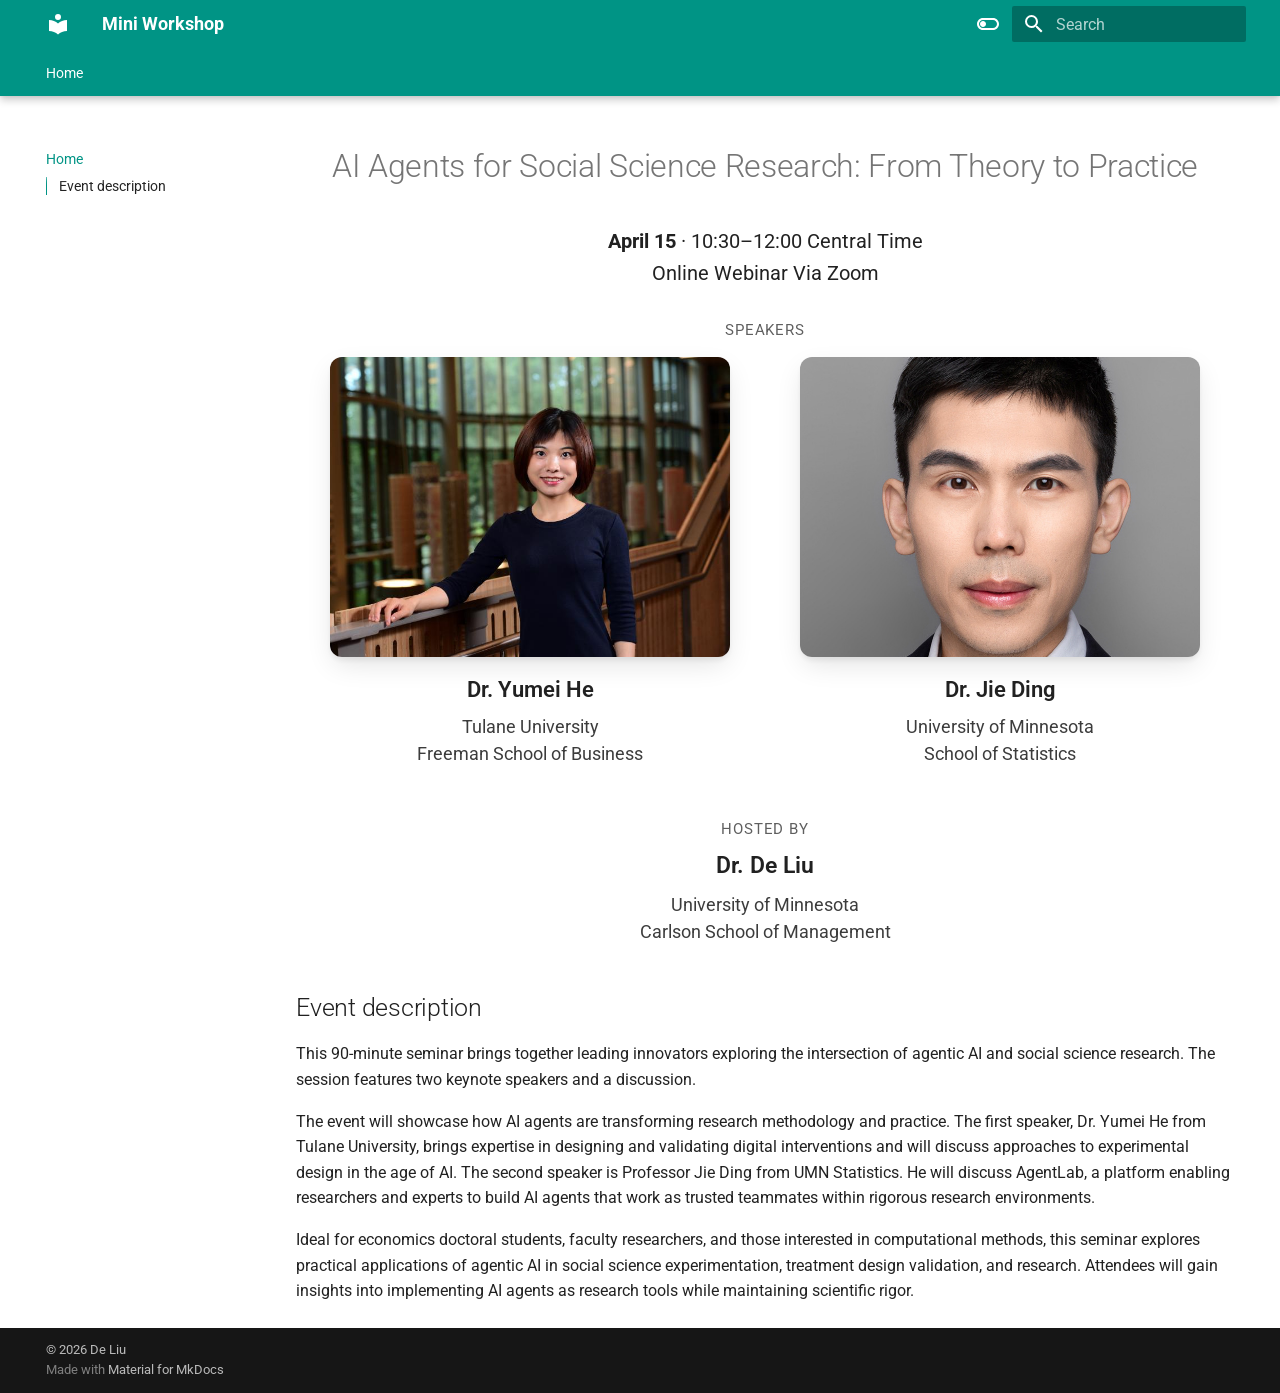
<file: index.html>
<!doctype html>
<html lang="en" class="no-js">
  <head>
    
      <meta charset="utf-8">
      <meta name="viewport" content="width=device-width,initial-scale=1">
      
      
      
        <link rel="canonical" href="https://de4liu.github.io/seminar/">
      
      
      
      
        
      
      
      <link rel="icon" href="assets/favicon.png">
      <meta name="generator" content="mkdocs-1.6.1, mkdocs-material-9.7.6">
    
    
      
        <title>Webinar - Mini Workshop</title>
      
    
    
      <link rel="stylesheet" href="assets/stylesheets/main.484c7ddc.min.css">
      
        
        <link rel="stylesheet" href="assets/stylesheets/palette.ab4e12ef.min.css">
      
      


    
    
      
    
    
      
        
        
        <link rel="preconnect" href="https://fonts.gstatic.com" crossorigin>
        <link rel="stylesheet" href="https://fonts.googleapis.com/css?family=Roboto:300,300i,400,400i,700,700i%7CRoboto+Mono:400,400i,700,700i&display=fallback">
        <style>:root{--md-text-font:"Roboto";--md-code-font:"Roboto Mono"}</style>
      
    
    
      <link rel="stylesheet" href="stylesheets/extra.css">
    
    <script>__md_scope=new URL(".",location),__md_hash=e=>[...e].reduce(((e,_)=>(e<<5)-e+_.charCodeAt(0)),0),__md_get=(e,_=localStorage,t=__md_scope)=>JSON.parse(_.getItem(t.pathname+"."+e)),__md_set=(e,_,t=localStorage,a=__md_scope)=>{try{t.setItem(a.pathname+"."+e,JSON.stringify(_))}catch(e){}}</script>
    
      

    
    
  </head>
  
  
    
    
      
    
    
    
    
    <body dir="ltr" data-md-color-scheme="default" data-md-color-primary="teal" data-md-color-accent="purple">
  
    
    <input class="md-toggle" data-md-toggle="drawer" type="checkbox" id="__drawer" autocomplete="off">
    <input class="md-toggle" data-md-toggle="search" type="checkbox" id="__search" autocomplete="off">
    <label class="md-overlay" for="__drawer"></label>
    <div data-md-component="skip">
      
        
        <a href="#event-description" class="md-skip">
          Skip to content
        </a>
      
    </div>
    <div data-md-component="announce">
      
    </div>
    
    
      

  

<header class="md-header md-header--shadow md-header--lifted" data-md-component="header">
  <nav class="md-header__inner md-grid" aria-label="Header">
    <a href="." title="Mini Workshop" class="md-header__button md-logo" aria-label="Mini Workshop" data-md-component="logo">
      
  
  <svg xmlns="http://www.w3.org/2000/svg" viewBox="0 0 24 24"><path d="M12 8a3 3 0 0 0 3-3 3 3 0 0 0-3-3 3 3 0 0 0-3 3 3 3 0 0 0 3 3m0 3.54C9.64 9.35 6.5 8 3 8v11c3.5 0 6.64 1.35 9 3.54 2.36-2.19 5.5-3.54 9-3.54V8c-3.5 0-6.64 1.35-9 3.54"/></svg>

    </a>
    <label class="md-header__button md-icon" for="__drawer">
      
      <svg xmlns="http://www.w3.org/2000/svg" viewBox="0 0 24 24"><path d="M3 6h18v2H3zm0 5h18v2H3zm0 5h18v2H3z"/></svg>
    </label>
    <div class="md-header__title" data-md-component="header-title">
      <div class="md-header__ellipsis">
        <div class="md-header__topic">
          <span class="md-ellipsis">
            Mini Workshop
          </span>
        </div>
        <div class="md-header__topic" data-md-component="header-topic">
          <span class="md-ellipsis">
            
              Webinar
            
          </span>
        </div>
      </div>
    </div>
    
      
        <form class="md-header__option" data-md-component="palette">
  
    
    
    
    <input class="md-option" data-md-color-media="" data-md-color-scheme="default" data-md-color-primary="teal" data-md-color-accent="purple"  aria-label="Switch to dark mode"  type="radio" name="__palette" id="__palette_0">
    
      <label class="md-header__button md-icon" title="Switch to dark mode" for="__palette_1" hidden>
        <svg xmlns="http://www.w3.org/2000/svg" viewBox="0 0 24 24"><path d="M17 6H7c-3.31 0-6 2.69-6 6s2.69 6 6 6h10c3.31 0 6-2.69 6-6s-2.69-6-6-6m0 10H7c-2.21 0-4-1.79-4-4s1.79-4 4-4h10c2.21 0 4 1.79 4 4s-1.79 4-4 4M7 9c-1.66 0-3 1.34-3 3s1.34 3 3 3 3-1.34 3-3-1.34-3-3-3"/></svg>
      </label>
    
  
    
    
    
    <input class="md-option" data-md-color-media="" data-md-color-scheme="slate" data-md-color-primary="teal" data-md-color-accent="lime"  aria-label="Switch to light mode"  type="radio" name="__palette" id="__palette_1">
    
      <label class="md-header__button md-icon" title="Switch to light mode" for="__palette_0" hidden>
        <svg xmlns="http://www.w3.org/2000/svg" viewBox="0 0 24 24"><path d="M17 7H7a5 5 0 0 0-5 5 5 5 0 0 0 5 5h10a5 5 0 0 0 5-5 5 5 0 0 0-5-5m0 8a3 3 0 0 1-3-3 3 3 0 0 1 3-3 3 3 0 0 1 3 3 3 3 0 0 1-3 3"/></svg>
      </label>
    
  
</form>
      
    
    
      <script>var palette=__md_get("__palette");if(palette&&palette.color){if("(prefers-color-scheme)"===palette.color.media){var media=matchMedia("(prefers-color-scheme: light)"),input=document.querySelector(media.matches?"[data-md-color-media='(prefers-color-scheme: light)']":"[data-md-color-media='(prefers-color-scheme: dark)']");palette.color.media=input.getAttribute("data-md-color-media"),palette.color.scheme=input.getAttribute("data-md-color-scheme"),palette.color.primary=input.getAttribute("data-md-color-primary"),palette.color.accent=input.getAttribute("data-md-color-accent")}for(var[key,value]of Object.entries(palette.color))document.body.setAttribute("data-md-color-"+key,value)}</script>
    
    
    
      
      
        <label class="md-header__button md-icon" for="__search">
          
          <svg xmlns="http://www.w3.org/2000/svg" viewBox="0 0 24 24"><path d="M9.5 3A6.5 6.5 0 0 1 16 9.5c0 1.61-.59 3.09-1.56 4.23l.27.27h.79l5 5-1.5 1.5-5-5v-.79l-.27-.27A6.52 6.52 0 0 1 9.5 16 6.5 6.5 0 0 1 3 9.5 6.5 6.5 0 0 1 9.5 3m0 2C7 5 5 7 5 9.5S7 14 9.5 14 14 12 14 9.5 12 5 9.5 5"/></svg>
        </label>
        <div class="md-search" data-md-component="search" role="dialog">
  <label class="md-search__overlay" for="__search"></label>
  <div class="md-search__inner" role="search">
    <form class="md-search__form" name="search">
      <input type="text" class="md-search__input" name="query" aria-label="Search" placeholder="Search" autocapitalize="off" autocorrect="off" autocomplete="off" spellcheck="false" data-md-component="search-query" required>
      <label class="md-search__icon md-icon" for="__search">
        
        <svg xmlns="http://www.w3.org/2000/svg" viewBox="0 0 24 24"><path d="M9.5 3A6.5 6.5 0 0 1 16 9.5c0 1.61-.59 3.09-1.56 4.23l.27.27h.79l5 5-1.5 1.5-5-5v-.79l-.27-.27A6.52 6.52 0 0 1 9.5 16 6.5 6.5 0 0 1 3 9.5 6.5 6.5 0 0 1 9.5 3m0 2C7 5 5 7 5 9.5S7 14 9.5 14 14 12 14 9.5 12 5 9.5 5"/></svg>
        
        <svg xmlns="http://www.w3.org/2000/svg" viewBox="0 0 24 24"><path d="M20 11v2H8l5.5 5.5-1.42 1.42L4.16 12l7.92-7.92L13.5 5.5 8 11z"/></svg>
      </label>
      <nav class="md-search__options" aria-label="Search">
        
        <button type="reset" class="md-search__icon md-icon" title="Clear" aria-label="Clear" tabindex="-1">
          
          <svg xmlns="http://www.w3.org/2000/svg" viewBox="0 0 24 24"><path d="M19 6.41 17.59 5 12 10.59 6.41 5 5 6.41 10.59 12 5 17.59 6.41 19 12 13.41 17.59 19 19 17.59 13.41 12z"/></svg>
        </button>
      </nav>
      
        <div class="md-search__suggest" data-md-component="search-suggest"></div>
      
    </form>
    <div class="md-search__output">
      <div class="md-search__scrollwrap" tabindex="0" data-md-scrollfix>
        <div class="md-search-result" data-md-component="search-result">
          <div class="md-search-result__meta">
            Initializing search
          </div>
          <ol class="md-search-result__list" role="presentation"></ol>
        </div>
      </div>
    </div>
  </div>
</div>
      
    
    
  </nav>
  
    
      
<nav class="md-tabs" aria-label="Tabs" data-md-component="tabs">
  <div class="md-grid">
    <ul class="md-tabs__list">
      
        
  
  
  
    
  
  
    <li class="md-tabs__item md-tabs__item--active">
      <a href="." class="md-tabs__link">
        
  
  
    
  
  Home

      </a>
    </li>
  

      
    </ul>
  </div>
</nav>
    
  
</header>
    
    <div class="md-container" data-md-component="container">
      
      
        
      
      <main class="md-main" data-md-component="main">
        <div class="md-main__inner md-grid">
          
            
              
                
              
              <div class="md-sidebar md-sidebar--primary" data-md-component="sidebar" data-md-type="navigation" >
                <div class="md-sidebar__scrollwrap">
                  <div class="md-sidebar__inner">
                    


  


  

<nav class="md-nav md-nav--primary md-nav--lifted md-nav--integrated" aria-label="Navigation" data-md-level="0">
  <label class="md-nav__title" for="__drawer">
    <a href="." title="Mini Workshop" class="md-nav__button md-logo" aria-label="Mini Workshop" data-md-component="logo">
      
  
  <svg xmlns="http://www.w3.org/2000/svg" viewBox="0 0 24 24"><path d="M12 8a3 3 0 0 0 3-3 3 3 0 0 0-3-3 3 3 0 0 0-3 3 3 3 0 0 0 3 3m0 3.54C9.64 9.35 6.5 8 3 8v11c3.5 0 6.64 1.35 9 3.54 2.36-2.19 5.5-3.54 9-3.54V8c-3.5 0-6.64 1.35-9 3.54"/></svg>

    </a>
    Mini Workshop
  </label>
  
  <ul class="md-nav__list" data-md-scrollfix>
    
      
      
  
  
    
  
  
  
    <li class="md-nav__item md-nav__item--active">
      
      <input class="md-nav__toggle md-toggle" type="checkbox" id="__toc">
      
      
      
        <label class="md-nav__link md-nav__link--active" for="__toc">
          
  
  
  <span class="md-ellipsis">
    
  
    Home
  

    
  </span>
  
  

          <span class="md-nav__icon md-icon"></span>
        </label>
      
      <a href="." class="md-nav__link md-nav__link--active">
        
  
  
  <span class="md-ellipsis">
    
  
    Home
  

    
  </span>
  
  

      </a>
      
        

<nav class="md-nav md-nav--secondary" aria-label="Table of contents">
  
  
  
  
    <label class="md-nav__title" for="__toc">
      <span class="md-nav__icon md-icon"></span>
      Table of contents
    </label>
    <ul class="md-nav__list" data-md-component="toc" data-md-scrollfix>
      
        <li class="md-nav__item">
  <a href="#event-description" class="md-nav__link">
    <span class="md-ellipsis">
      
        Event description
      
    </span>
  </a>
  
</li>
      
    </ul>
  
</nav>
      
    </li>
  

    
  </ul>
</nav>
                  </div>
                </div>
              </div>
            
            
          
          
            <div class="md-content" data-md-component="content">
              
                

  



  


              
              <article class="md-content__inner md-typeset">
                
                  
  




<h1 class="seminar-title">AI Agents for Social Science Research: From Theory to Practice</h1>

<div class="event-logistics" markdown="0">
  <p class="logistics-line"><strong>April 15</strong> · 10:30–12:00 Central Time</p>
  <p class="logistics-line">Online Webinar Via Zoom</p>
</div>

<p class="speakers-label">Speakers</p>

<div class="speaker-row" markdown="0">
  <div class="speaker-card">
    <img src="assets/speakers/yumei-he.jpg" alt="Portrait of Dr. Yumei He" width="400" height="280" loading="lazy">
    <p class="speaker-name">Dr. Yumei He</p>
    <p class="speaker-affil">Tulane University<br>Freeman School of Business</p>
  </div>
  <div class="speaker-card">
    <img src="assets/speakers/jie-ding.jpg" alt="Portrait of Professor Jie Ding" width="400" height="400" loading="lazy">
    <p class="speaker-name">Dr. Jie Ding</p>
    <p class="speaker-affil">University of Minnesota<br>School of Statistics</p>
  </div>
</div>

<div class="event-host" markdown="0">
  <p class="host-label">Hosted by</p>
  <p class="host-name">Dr. De Liu</p>
  <p class="host-affil">University of Minnesota<br>Carlson School of Management</p>
</div>

<h2 id="event-description">Event description</h2>
<p>This 90-minute seminar brings together leading innovators exploring the intersection of agentic AI and social science research. The session features two keynote speakers and a discussion.</p>
<p>The event will showcase how AI agents are transforming research methodology and practice. The first speaker, Dr. Yumei He from Tulane University, brings expertise in designing and validating digital interventions and will discuss approaches to experimental design in the age of AI. The second speaker is Professor Jie Ding from UMN Statistics. He will discuss AgentLab, a platform enabling researchers and experts to build AI agents that work as trusted teammates within rigorous research environments.</p>
<p>Ideal for economics doctoral students, faculty researchers, and those interested in computational methods, this seminar explores practical applications of agentic AI in social science experimentation, treatment design validation, and research. Attendees will gain insights into implementing AI agents as research tools while maintaining scientific rigor.</p>







  
  




  



                
              </article>
            </div>
          
          
  <script>var tabs=__md_get("__tabs");if(Array.isArray(tabs))e:for(var set of document.querySelectorAll(".tabbed-set")){var labels=set.querySelector(".tabbed-labels");for(var tab of tabs)for(var label of labels.getElementsByTagName("label"))if(label.innerText.trim()===tab){var input=document.getElementById(label.htmlFor);input.checked=!0;continue e}}</script>

<script>var target=document.getElementById(location.hash.slice(1));target&&target.name&&(target.checked=target.name.startsWith("__tabbed_"))</script>
        </div>
        
      </main>
      
        <footer class="md-footer">
  
  <div class="md-footer-meta md-typeset">
    <div class="md-footer-meta__inner md-grid">
      <div class="md-copyright">
  
    <div class="md-copyright__highlight">
      &copy; 2026 <a href="https://github.com/de4liu"  target="_blank" rel="noopener">De Liu</a>
    </div>
  
  
    Made with
    <a href="https://squidfunk.github.io/mkdocs-material/" target="_blank" rel="noopener">
      Material for MkDocs
    </a>
  
</div>
      
    </div>
  </div>
</footer>
      
    </div>
    <div class="md-dialog" data-md-component="dialog">
      <div class="md-dialog__inner md-typeset"></div>
    </div>
    
    
    
      
      
      <script id="__config" type="application/json">{"annotate": null, "base": ".", "features": ["navigation.tabs", "navigation.tabs.sticky", "navigation.sections", "navigation.path", "toc.integrate", "search.suggest", "search.highlight", "content.tabs.link", "content.code.annotation", "content.code.copy"], "search": "assets/javascripts/workers/search.2c215733.min.js", "tags": null, "translations": {"clipboard.copied": "Copied to clipboard", "clipboard.copy": "Copy to clipboard", "search.result.more.one": "1 more on this page", "search.result.more.other": "# more on this page", "search.result.none": "No matching documents", "search.result.one": "1 matching document", "search.result.other": "# matching documents", "search.result.placeholder": "Type to start searching", "search.result.term.missing": "Missing", "select.version": "Select version"}, "version": null}</script>
    
    
      <script src="assets/javascripts/bundle.79ae519e.min.js"></script>
      
    
  </body>
</html>
</file>
<file: stylesheets/extra.css>
/* Page hero: seminar title + tagline */
.seminar-title {
  text-align: center;
  max-width: 48rem;
  margin: 0 auto 0.65rem;
  padding: 0 0.5rem;
  font-size: clamp(1.35rem, 2.5vw, 1.85rem);
  font-weight: 600;
  line-height: 1.28;
}

.seminar-tagline {
  text-align: center;
  max-width: 40rem;
  margin: 0 auto 1rem;
  padding: 0 0.75rem;
  opacity: 0.9;
  font-size: 1rem;
  line-height: 1.45;
}

.event-logistics {
  text-align: center;
  max-width: 36rem;
  margin: 0 auto 1.5rem;
  padding: 0 0.75rem;
}

.event-logistics .logistics-line {
  margin: 0.2rem 0 !important;
  font-size: 0.98rem;
  line-height: 1.45;
}

.event-logistics .logistics-note {
  font-size: 0.92rem;
  opacity: 0.88;
  margin-top: 0.45rem !important;
}

.speakers-label {
  font-size: 0.75rem;
  text-transform: uppercase;
  letter-spacing: 0.06em;
  opacity: 0.72;
  text-align: center;
  margin: 0 0 0.75rem !important;
}

/* Host (no photo) */
.event-host {
  text-align: center;
  max-width: 640px;
  margin: 1.75rem auto 2.25rem;
  padding: 0 0.5rem;
}

.host-label {
  font-size: 0.75rem;
  text-transform: uppercase;
  letter-spacing: 0.06em;
  opacity: 0.72;
  margin: 0 0 0.35rem !important;
}

.host-name {
  font-weight: 600;
  font-size: 1.15rem;
  margin: 0 0 0.35rem !important;
}

.host-title {
  font-size: 0.95rem;
  opacity: 0.92;
  margin: 0 0 0.5rem !important;
  line-height: 1.45;
}

.host-affil {
  font-size: 0.9rem;
  opacity: 0.88;
  margin: 0 !important;
  line-height: 1.5;
}

/* Speaker portraits on the seminar landing page */
.speaker-row {
  display: grid;
  grid-template-columns: repeat(2, minmax(0, 1fr));
  gap: 2rem;
  align-items: start;
  max-width: 920px;
  margin: 0 auto 2.5rem;
  padding: 0 0.5rem;
}

@media (max-width: 700px) {
  .speaker-row {
    grid-template-columns: 1fr;
  }
}

.speaker-card {
  text-align: center;
  max-width: 440px;
  margin: 0 auto;
}

.speaker-card img {
  width: 100%;
  max-width: 400px;
  aspect-ratio: 4 / 3;
  height: auto;
  object-fit: cover;
  object-position: center 25%;
  border-radius: 12px;
  box-shadow:
    0 4px 6px -1px rgba(0, 0, 0, 0.08),
    0 10px 28px -4px rgba(0, 0, 0, 0.12);
  display: block;
  margin: 0 auto 0.75rem;
}

.speaker-card:last-child img {
  object-position: center center;
}

.speaker-name {
  font-weight: 600;
  font-size: 1.1rem;
  margin: 0.5rem 0 0.25rem !important;
}

.speaker-affil {
  font-size: 0.9rem;
  opacity: 0.88;
  margin: 0 !important;
  line-height: 1.5;
}
</file>
<file: assets/stylesheets/main.484c7ddc.min.css>
@charset "UTF-8";html{-webkit-text-size-adjust:none;-moz-text-size-adjust:none;text-size-adjust:none;box-sizing:border-box}*,:after,:before{box-sizing:inherit}@media (prefers-reduced-motion){*,:after,:before{transition:none!important}}body{margin:0}a,button,input,label{-webkit-tap-highlight-color:transparent}a{color:inherit;text-decoration:none}hr{border:0;box-sizing:initial;display:block;height:.05rem;overflow:visible;padding:0}small{font-size:80%}sub,sup{line-height:1em}img{border-style:none}table{border-collapse:initial;border-spacing:0}td,th{font-weight:400;vertical-align:top}button{background:#0000;border:0;font-family:inherit;font-size:inherit;margin:0;padding:0}input{border:0;outline:none}:root{--md-primary-fg-color:#4051b5;--md-primary-fg-color--light:#5d6cc0;--md-primary-fg-color--dark:#303fa1;--md-primary-bg-color:#fff;--md-primary-bg-color--light:#ffffffb3;--md-accent-fg-color:#526cfe;--md-accent-fg-color--transparent:#526cfe1a;--md-accent-bg-color:#fff;--md-accent-bg-color--light:#ffffffb3}[data-md-color-scheme=default]{color-scheme:light}[data-md-color-scheme=default] img[src$="#gh-dark-mode-only"],[data-md-color-scheme=default] img[src$="#only-dark"]{display:none}:root,[data-md-color-scheme=default]{--md-hue:225deg;--md-default-fg-color:#000000de;--md-default-fg-color--light:#0000008a;--md-default-fg-color--lighter:#00000052;--md-default-fg-color--lightest:#00000012;--md-default-bg-color:#fff;--md-default-bg-color--light:#ffffffb3;--md-default-bg-color--lighter:#ffffff4d;--md-default-bg-color--lightest:#ffffff1f;--md-code-fg-color:#36464e;--md-code-bg-color:#f5f5f5;--md-code-bg-color--light:#f5f5f5b3;--md-code-bg-color--lighter:#f5f5f54d;--md-code-hl-color:#4287ff;--md-code-hl-color--light:#4287ff1a;--md-code-hl-number-color:#d52a2a;--md-code-hl-special-color:#db1457;--md-code-hl-function-color:#a846b9;--md-code-hl-constant-color:#6e59d9;--md-code-hl-keyword-color:#3f6ec6;--md-code-hl-string-color:#1c7d4d;--md-code-hl-name-color:var(--md-code-fg-color);--md-code-hl-operator-color:var(--md-default-fg-color--light);--md-code-hl-punctuation-color:var(--md-default-fg-color--light);--md-code-hl-comment-color:var(--md-default-fg-color--light);--md-code-hl-generic-color:var(--md-default-fg-color--light);--md-code-hl-variable-color:var(--md-default-fg-color--light);--md-typeset-color:var(--md-default-fg-color);--md-typeset-a-color:var(--md-primary-fg-color);--md-typeset-del-color:#f5503d26;--md-typeset-ins-color:#0bd57026;--md-typeset-kbd-color:#fafafa;--md-typeset-kbd-accent-color:#fff;--md-typeset-kbd-border-color:#b8b8b8;--md-typeset-mark-color:#ffff0080;--md-typeset-table-color:#0000001f;--md-typeset-table-color--light:rgba(0,0,0,.035);--md-admonition-fg-color:var(--md-default-fg-color);--md-admonition-bg-color:var(--md-default-bg-color);--md-warning-fg-color:#000000de;--md-warning-bg-color:#ff9;--md-footer-fg-color:#fff;--md-footer-fg-color--light:#ffffffb3;--md-footer-fg-color--lighter:#ffffff73;--md-footer-bg-color:#000000de;--md-footer-bg-color--dark:#00000052;--md-shadow-z1:0 0.2rem 0.5rem #0000000d,0 0 0.05rem #0000001a;--md-shadow-z2:0 0.2rem 0.5rem #0000001a,0 0 0.05rem #00000040;--md-shadow-z3:0 0.2rem 0.5rem #0003,0 0 0.05rem #00000059}.md-icon svg{fill:currentcolor;display:block;height:1.2rem;width:1.2rem}body{-webkit-font-smoothing:antialiased;-moz-osx-font-smoothing:grayscale;--md-text-font-family:var(--md-text-font,_),-apple-system,BlinkMacSystemFont,Helvetica,Arial,sans-serif;--md-code-font-family:var(--md-code-font,_),SFMono-Regular,Consolas,Menlo,monospace}aside,body,input{font-feature-settings:"kern","liga";color:var(--md-typeset-color);font-family:var(--md-text-font-family)}code,kbd,pre{font-feature-settings:"kern";font-family:var(--md-code-font-family)}:root{--md-typeset-table-sort-icon:url('data:image/svg+xml;charset=utf-8,<svg xmlns="http://www.w3.org/2000/svg" viewBox="0 0 24 24"><path d="m18 21-4-4h3V7h-3l4-4 4 4h-3v10h3M2 19v-2h10v2M2 13v-2h7v2M2 7V5h4v2z"/></svg>');--md-typeset-table-sort-icon--asc:url('data:image/svg+xml;charset=utf-8,<svg xmlns="http://www.w3.org/2000/svg" viewBox="0 0 24 24"><path d="M19 17h3l-4 4-4-4h3V3h2M2 17h10v2H2M6 5v2H2V5m0 6h7v2H2z"/></svg>');--md-typeset-table-sort-icon--desc:url('data:image/svg+xml;charset=utf-8,<svg xmlns="http://www.w3.org/2000/svg" viewBox="0 0 24 24"><path d="M19 7h3l-4-4-4 4h3v14h2M2 17h10v2H2M6 5v2H2V5m0 6h7v2H2z"/></svg>')}.md-typeset{-webkit-print-color-adjust:exact;color-adjust:exact;font-size:.8rem;line-height:1.6;overflow-wrap:break-word}@media print{.md-typeset{font-size:.68rem}}.md-typeset blockquote,.md-typeset dl,.md-typeset figure,.md-typeset ol,.md-typeset pre,.md-typeset ul{margin-bottom:1em;margin-top:1em}.md-typeset h1{color:var(--md-default-fg-color--light);font-size:2em;line-height:1.3;margin:0 0 1.25em}.md-typeset h1,.md-typeset h2{font-weight:300;letter-spacing:-.01em}.md-typeset h2{font-size:1.5625em;line-height:1.4;margin:1.6em 0 .64em}.md-typeset h3{font-size:1.25em;font-weight:400;letter-spacing:-.01em;line-height:1.5;margin:1.6em 0 .8em}.md-typeset h2+h3{margin-top:.8em}.md-typeset h4{font-weight:700;letter-spacing:-.01em;margin:1em 0}.md-typeset h5,.md-typeset h6{color:var(--md-default-fg-color--light);font-size:.8em;font-weight:700;letter-spacing:-.01em;margin:1.25em 0}.md-typeset h5{text-transform:uppercase}.md-typeset h5 code{text-transform:none}.md-typeset hr{border-bottom:.05rem solid var(--md-default-fg-color--lightest);display:flow-root;margin:1.5em 0}.md-typeset a{color:var(--md-typeset-a-color);word-break:break-word}.md-typeset a,.md-typeset a:before{transition:color 125ms}.md-typeset a:focus,.md-typeset a:hover{color:var(--md-accent-fg-color)}.md-typeset a:focus code,.md-typeset a:hover code{background-color:var(--md-accent-fg-color--transparent);color:var(--md-accent-fg-color)}.md-typeset a code{color:var(--md-typeset-a-color)}.md-typeset a.focus-visible{outline-color:var(--md-accent-fg-color);outline-offset:.2rem}.md-typeset code,.md-typeset kbd,.md-typeset pre{color:var(--md-code-fg-color);direction:ltr;font-variant-ligatures:none;transition:background-color 125ms}@media print{.md-typeset code,.md-typeset kbd,.md-typeset pre{white-space:pre-wrap}}.md-typeset code{background-color:var(--md-code-bg-color);border-radius:.1rem;-webkit-box-decoration-break:clone;box-decoration-break:clone;font-size:.85em;padding:0 .2941176471em;transition:color 125ms,background-color 125ms;word-break:break-word}.md-typeset code:not(.focus-visible){-webkit-tap-highlight-color:transparent;outline:none}.md-typeset pre{display:flow-root;line-height:1.4;position:relative}.md-typeset pre>code{-webkit-box-decoration-break:slice;box-decoration-break:slice;box-shadow:none;display:block;margin:0;outline-color:var(--md-accent-fg-color);overflow:auto;padding:.7720588235em 1.1764705882em;scrollbar-color:var(--md-default-fg-color--lighter) #0000;scrollbar-width:thin;touch-action:auto;word-break:normal}.md-typeset pre>code:hover{scrollbar-color:var(--md-accent-fg-color) #0000}.md-typeset pre>code::-webkit-scrollbar{height:.2rem;width:.2rem}.md-typeset pre>code::-webkit-scrollbar-thumb{background-color:var(--md-default-fg-color--lighter)}.md-typeset pre>code::-webkit-scrollbar-thumb:hover{background-color:var(--md-accent-fg-color)}.md-typeset kbd{background-color:var(--md-typeset-kbd-color);border-radius:.1rem;box-shadow:0 .1rem 0 .05rem var(--md-typeset-kbd-border-color),0 .1rem 0 var(--md-typeset-kbd-border-color),0 -.1rem .2rem var(--md-typeset-kbd-accent-color) inset;color:var(--md-default-fg-color);display:inline-block;font-size:.75em;padding:0 .6666666667em;vertical-align:text-top;word-break:break-word}.md-typeset mark{background-color:var(--md-typeset-mark-color);-webkit-box-decoration-break:clone;box-decoration-break:clone;color:inherit;word-break:break-word}.md-typeset abbr{cursor:help;text-decoration:none}.md-typeset [data-preview],.md-typeset abbr{border-bottom:.05rem dotted var(--md-default-fg-color--light)}.md-typeset small{opacity:.75}[dir=ltr] .md-typeset sub,[dir=ltr] .md-typeset sup{margin-left:.078125em}[dir=rtl] .md-typeset sub,[dir=rtl] .md-typeset sup{margin-right:.078125em}[dir=ltr] .md-typeset blockquote{padding-left:.6rem}[dir=rtl] .md-typeset blockquote{padding-right:.6rem}[dir=ltr] .md-typeset blockquote{border-left:.2rem solid var(--md-default-fg-color--lighter)}[dir=rtl] .md-typeset blockquote{border-right:.2rem solid var(--md-default-fg-color--lighter)}.md-typeset blockquote{color:var(--md-default-fg-color--light);margin-left:0;margin-right:0}.md-typeset ul{list-style-type:disc}.md-typeset ul[type]{list-style-type:revert-layer}[dir=ltr] .md-typeset ol,[dir=ltr] .md-typeset ul{margin-left:.625em}[dir=rtl] .md-typeset ol,[dir=rtl] .md-typeset ul{margin-right:.625em}.md-typeset ol,.md-typeset ul{padding:0}.md-typeset ol:not([hidden]),.md-typeset ul:not([hidden]){display:flow-root}.md-typeset ol ol,.md-typeset ul ol{list-style-type:lower-alpha}.md-typeset ol ol ol,.md-typeset ul ol ol{list-style-type:lower-roman}.md-typeset ol ol ol ol,.md-typeset ul ol ol ol{list-style-type:upper-alpha}.md-typeset ol ol ol ol ol,.md-typeset ul ol ol ol ol{list-style-type:upper-roman}.md-typeset ol[type],.md-typeset ul[type]{list-style-type:revert-layer}[dir=ltr] .md-typeset ol li,[dir=ltr] .md-typeset ul li{margin-left:1.25em}[dir=rtl] .md-typeset ol li,[dir=rtl] .md-typeset ul li{margin-right:1.25em}.md-typeset ol li,.md-typeset ul li{margin-bottom:.5em}.md-typeset ol li blockquote,.md-typeset ol li p,.md-typeset ul li blockquote,.md-typeset ul li p{margin:.5em 0}.md-typeset ol li:last-child,.md-typeset ul li:last-child{margin-bottom:0}[dir=ltr] .md-typeset ol li ol,[dir=ltr] .md-typeset ol li ul,[dir=ltr] .md-typeset ul li ol,[dir=ltr] .md-typeset ul li ul{margin-left:.625em}[dir=rtl] .md-typeset ol li ol,[dir=rtl] .md-typeset ol li ul,[dir=rtl] .md-typeset ul li ol,[dir=rtl] .md-typeset ul li ul{margin-right:.625em}.md-typeset ol li ol,.md-typeset ol li ul,.md-typeset ul li ol,.md-typeset ul li ul{margin-bottom:.5em;margin-top:.5em}[dir=ltr] .md-typeset dd{margin-left:1.875em}[dir=rtl] .md-typeset dd{margin-right:1.875em}.md-typeset dd{margin-bottom:1.5em;margin-top:1em}.md-typeset img,.md-typeset svg,.md-typeset video{height:auto;max-width:100%}.md-typeset img[align=left]{margin:1em 1em 1em 0}.md-typeset img[align=right]{margin:1em 0 1em 1em}.md-typeset img[align]:only-child{margin-top:0}.md-typeset figure{display:flow-root;margin:1em auto;max-width:100%;text-align:center;width:fit-content}.md-typeset figure img{display:block;margin:0 auto}.md-typeset figcaption{font-style:italic;margin:1em auto;max-width:24rem}.md-typeset iframe{max-width:100%}.md-typeset table:not([class]){background-color:var(--md-default-bg-color);border:.05rem solid var(--md-typeset-table-color);border-radius:.1rem;display:inline-block;font-size:.64rem;max-width:100%;overflow:auto;touch-action:auto}@media print{.md-typeset table:not([class]){display:table}}.md-typeset table:not([class])+*{margin-top:1.5em}.md-typeset table:not([class]) td>:first-child,.md-typeset table:not([class]) th>:first-child{margin-top:0}.md-typeset table:not([class]) td>:last-child,.md-typeset table:not([class]) th>:last-child{margin-bottom:0}.md-typeset table:not([class]) td:not([align]),.md-typeset table:not([class]) th:not([align]){text-align:left}[dir=rtl] .md-typeset table:not([class]) td:not([align]),[dir=rtl] .md-typeset table:not([class]) th:not([align]){text-align:right}.md-typeset table:not([class]) th{font-weight:700;min-width:5rem;padding:.9375em 1.25em;vertical-align:top}.md-typeset table:not([class]) td{border-top:.05rem solid var(--md-typeset-table-color);padding:.9375em 1.25em;vertical-align:top}.md-typeset table:not([class]) tbody tr{transition:background-color 125ms}.md-typeset table:not([class]) tbody tr:hover{background-color:var(--md-typeset-table-color--light);box-shadow:0 .05rem 0 var(--md-default-bg-color) inset}.md-typeset table:not([class]) a{word-break:normal}.md-typeset table th[role=columnheader]{cursor:pointer}[dir=ltr] .md-typeset table th[role=columnheader]:after{margin-left:.5em}[dir=rtl] .md-typeset table th[role=columnheader]:after{margin-right:.5em}.md-typeset table th[role=columnheader]:after{content:"";display:inline-block;height:1.2em;-webkit-mask-image:var(--md-typeset-table-sort-icon);mask-image:var(--md-typeset-table-sort-icon);-webkit-mask-repeat:no-repeat;mask-repeat:no-repeat;-webkit-mask-size:contain;mask-size:contain;transition:background-color 125ms;vertical-align:text-bottom;width:1.2em}.md-typeset table th[role=columnheader]:hover:after{background-color:var(--md-default-fg-color--lighter)}.md-typeset table th[role=columnheader][aria-sort=ascending]:after{background-color:var(--md-default-fg-color--light);-webkit-mask-image:var(--md-typeset-table-sort-icon--asc);mask-image:var(--md-typeset-table-sort-icon--asc)}.md-typeset table th[role=columnheader][aria-sort=descending]:after{background-color:var(--md-default-fg-color--light);-webkit-mask-image:var(--md-typeset-table-sort-icon--desc);mask-image:var(--md-typeset-table-sort-icon--desc)}.md-typeset__scrollwrap{margin:1em -.8rem;overflow-x:auto;touch-action:auto}.md-typeset__table{display:inline-block;margin-bottom:.5em;padding:0 .8rem}@media print{.md-typeset__table{display:block}}html .md-typeset__table table{display:table;margin:0;overflow:hidden;width:100%}@media screen and (max-width:44.984375em){.md-content__inner>pre{margin:1em -.8rem}.md-content__inner>pre code{border-radius:0}}.md-typeset .md-author{border-radius:100%;display:block;flex-shrink:0;height:1.6rem;overflow:hidden;position:relative;transition:color 125ms,transform 125ms;width:1.6rem}.md-typeset .md-author img{display:block}.md-typeset .md-author--more{background:var(--md-default-fg-color--lightest);color:var(--md-default-fg-color--lighter);font-size:.6rem;font-weight:700;line-height:1.6rem;text-align:center}.md-typeset .md-author--long{height:2.4rem;width:2.4rem}.md-typeset a.md-author{transform:scale(1)}.md-typeset a.md-author img{border-radius:100%;filter:grayscale(100%) opacity(75%);transition:filter 125ms}.md-typeset a.md-author:focus,.md-typeset a.md-author:hover{transform:scale(1.1);z-index:1}.md-typeset a.md-author:focus img,.md-typeset a.md-author:hover img{filter:grayscale(0)}.md-banner{background-color:var(--md-footer-bg-color);color:var(--md-footer-fg-color);overflow:auto}@media print{.md-banner{display:none}}.md-banner--warning{background-color:var(--md-warning-bg-color);color:var(--md-warning-fg-color)}.md-banner__inner{font-size:.7rem;margin:.6rem auto;padding:0 .8rem}[dir=ltr] .md-banner__button{float:right}[dir=rtl] .md-banner__button{float:left}.md-banner__button{color:inherit;cursor:pointer;transition:opacity .25s}.no-js .md-banner__button{display:none}.md-banner__button:hover{opacity:.7}html{font-size:125%;height:100%;overflow-x:hidden}@media screen and (min-width:100em){html{font-size:137.5%}}@media screen and (min-width:125em){html{font-size:150%}}body{background-color:var(--md-default-bg-color);display:flex;flex-direction:column;font-size:.5rem;min-height:100%;position:relative;width:100%}@media print{body{display:block}}@media screen and (max-width:59.984375em){body[data-md-scrolllock]{position:fixed}}.md-grid{margin-left:auto;margin-right:auto;max-width:61rem}.md-container{display:flex;flex-direction:column;flex-grow:1}@media print{.md-container{display:block}}.md-main{flex-grow:1}.md-main__inner{display:flex;height:100%;margin-top:1.5rem}.md-ellipsis{overflow:hidden;text-overflow:ellipsis}.md-toggle{display:none}.md-option{height:0;opacity:0;position:absolute;width:0}.md-option:checked+label:not([hidden]){display:block}.md-option.focus-visible+label{outline-color:var(--md-accent-fg-color);outline-style:auto}.md-skip{background-color:var(--md-default-fg-color);border-radius:.1rem;color:var(--md-default-bg-color);font-size:.64rem;margin:.5rem;opacity:0;outline-color:var(--md-accent-fg-color);padding:.3rem .5rem;position:fixed;transform:translateY(.4rem);z-index:-1}.md-skip:focus{opacity:1;transform:translateY(0);transition:transform .25s cubic-bezier(.4,0,.2,1),opacity 175ms 75ms;z-index:10}@page{margin:25mm}:root{--md-clipboard-icon:url('data:image/svg+xml;charset=utf-8,<svg xmlns="http://www.w3.org/2000/svg" viewBox="0 0 24 24"><path d="M19 21H8V7h11m0-2H8a2 2 0 0 0-2 2v14a2 2 0 0 0 2 2h11a2 2 0 0 0 2-2V7a2 2 0 0 0-2-2m-3-4H4a2 2 0 0 0-2 2v14h2V3h12z"/></svg>')}.md-clipboard{border-radius:.1rem;color:var(--md-default-fg-color--lightest);cursor:pointer;height:1.5em;outline-color:var(--md-accent-fg-color);outline-offset:.1rem;transition:color .25s;width:1.5em;z-index:1}@media print{.md-clipboard{display:none}}.md-clipboard:not(.focus-visible){-webkit-tap-highlight-color:transparent;outline:none}:hover>.md-clipboard{color:var(--md-default-fg-color--light)}.md-clipboard:focus,.md-clipboard:hover{color:var(--md-accent-fg-color)}.md-clipboard:after{background-color:currentcolor;content:"";display:block;height:1.125em;margin:0 auto;-webkit-mask-image:var(--md-clipboard-icon);mask-image:var(--md-clipboard-icon);-webkit-mask-position:center;mask-position:center;-webkit-mask-repeat:no-repeat;mask-repeat:no-repeat;-webkit-mask-size:contain;mask-size:contain;width:1.125em}.md-clipboard--inline{cursor:pointer}.md-clipboard--inline code{transition:color .25s,background-color .25s}.md-clipboard--inline:focus code,.md-clipboard--inline:hover code{background-color:var(--md-accent-fg-color--transparent);color:var(--md-accent-fg-color)}:root{--md-code-select-icon:url('data:image/svg+xml;charset=utf-8,<svg xmlns="http://www.w3.org/2000/svg" viewBox="0 0 24 24"><path d="M19 19h-4v2h4c1.1 0 2-.9 2-2v-4h-2m0-12h-4v2h4v4h2V5c0-1.1-.9-2-2-2M5 5h4V3H5c-1.1 0-2 .9-2 2v4h2m0 6H3v4c0 1.1.9 2 2 2h4v-2H5zm2-4h2v2H7zm4 0h2v2h-2zm4 0h2v2h-2zM7 7h2v2H7zm4 0h2v2h-2zm4 0h2v2h-2zm-8 8h2v2H7zm4 0h2v2h-2zm4 0h2v2h-2z"/></svg>');--md-code-copy-icon:url('data:image/svg+xml;charset=utf-8,<svg xmlns="http://www.w3.org/2000/svg" viewBox="0 0 24 24"><path d="M19 21H8V7h11m0-2H8a2 2 0 0 0-2 2v14a2 2 0 0 0 2 2h11a2 2 0 0 0 2-2V7a2 2 0 0 0-2-2m-3-4H4a2 2 0 0 0-2 2v14h2V3h12z"/></svg>')}.md-typeset .md-code__content{display:grid}.md-code__nav{background-color:var(--md-code-bg-color--lighter);border-radius:.1rem;display:flex;gap:.2rem;padding:.2rem;position:absolute;right:.25em;top:.25em;transition:background-color .25s;z-index:1}:hover>.md-code__nav{background-color:var(--md-code-bg-color--light)}.md-code__button{color:var(--md-default-fg-color--lightest);cursor:pointer;display:block;height:1.5em;outline-color:var(--md-accent-fg-color);outline-offset:.1rem;transition:color .25s;width:1.5em}:hover>*>.md-code__button{color:var(--md-default-fg-color--light)}.md-code__button.focus-visible,.md-code__button:hover{color:var(--md-accent-fg-color)}.md-code__button--active{color:var(--md-default-fg-color)!important}.md-code__button:after{background-color:currentcolor;content:"";display:block;height:1.125em;margin:0 auto;-webkit-mask-position:center;mask-position:center;-webkit-mask-repeat:no-repeat;mask-repeat:no-repeat;-webkit-mask-size:contain;mask-size:contain;width:1.125em}.md-code__button[data-md-type=select]:after{-webkit-mask-image:var(--md-code-select-icon);mask-image:var(--md-code-select-icon)}.md-code__button[data-md-type=copy]:after{-webkit-mask-image:var(--md-code-copy-icon);mask-image:var(--md-code-copy-icon)}@keyframes consent{0%{opacity:0;transform:translateY(100%)}to{opacity:1;transform:translateY(0)}}@keyframes overlay{0%{opacity:0}to{opacity:1}}.md-consent__overlay{animation:overlay .25s both;-webkit-backdrop-filter:blur(.1rem);backdrop-filter:blur(.1rem);background-color:#0000008a;height:100%;opacity:1;position:fixed;top:0;width:100%;z-index:5}.md-consent__inner{animation:consent .5s cubic-bezier(.1,.7,.1,1) both;background-color:var(--md-default-bg-color);border:0;border-radius:.1rem;bottom:0;box-shadow:0 0 .2rem #0000001a,0 .2rem .4rem #0003;max-height:100%;overflow:auto;padding:0;position:fixed;width:100%;z-index:5}.md-consent__form{padding:.8rem}.md-consent__settings{display:none;margin:1em 0}input:checked+.md-consent__settings{display:block}.md-consent__controls{margin-bottom:.8rem}.md-typeset .md-consent__controls .md-button{display:inline}@media screen and (max-width:44.984375em){.md-typeset .md-consent__controls .md-button{display:block;margin-top:.4rem;text-align:center;width:100%}}.md-consent label{cursor:pointer}.md-content{flex-grow:1;min-width:0}.md-content__inner{margin:0 .8rem 1.2rem;padding-top:.6rem}@media screen and (min-width:76.25em){[dir=ltr] .md-sidebar--primary:not([hidden])~.md-content>.md-content__inner{margin-left:1.2rem}[dir=ltr] .md-sidebar--secondary:not([hidden])~.md-content>.md-content__inner,[dir=rtl] .md-sidebar--primary:not([hidden])~.md-content>.md-content__inner{margin-right:1.2rem}[dir=rtl] .md-sidebar--secondary:not([hidden])~.md-content>.md-content__inner{margin-left:1.2rem}}.md-content__inner:before{content:"";display:block;height:.4rem}.md-content__inner>:last-child{margin-bottom:0}[dir=ltr] .md-content__button{float:right}[dir=rtl] .md-content__button{float:left}[dir=ltr] .md-content__button{margin-left:.4rem}[dir=rtl] .md-content__button{margin-right:.4rem}.md-content__button{margin:.4rem 0;padding:0}@media print{.md-content__button{display:none}}.md-typeset .md-content__button{color:var(--md-default-fg-color--lighter)}.md-content__button svg{display:inline;vertical-align:top}[dir=rtl] .md-content__button svg{transform:scaleX(-1)}[dir=ltr] .md-dialog{right:.8rem}[dir=rtl] .md-dialog{left:.8rem}.md-dialog{background-color:var(--md-default-fg-color);border-radius:.1rem;bottom:.8rem;box-shadow:var(--md-shadow-z3);min-width:11.1rem;opacity:0;padding:.4rem .6rem;pointer-events:none;position:fixed;transform:translateY(100%);transition:transform 0ms .4s,opacity .4s;z-index:4}@media print{.md-dialog{display:none}}.md-dialog--active{opacity:1;pointer-events:auto;transform:translateY(0);transition:transform .4s cubic-bezier(.075,.85,.175,1),opacity .4s}.md-dialog__inner{color:var(--md-default-bg-color);font-size:.7rem}.md-feedback{margin:2em 0 1em;text-align:center}.md-feedback fieldset{border:none;margin:0;padding:0}.md-feedback__title{font-weight:700;margin:1em auto}.md-feedback__inner{position:relative}.md-feedback__list{display:flex;flex-wrap:wrap;place-content:baseline center;position:relative}.md-feedback__list:hover .md-icon:not(:disabled){color:var(--md-default-fg-color--lighter)}:disabled .md-feedback__list{min-height:1.8rem}.md-feedback__icon{color:var(--md-default-fg-color--light);cursor:pointer;flex-shrink:0;margin:0 .1rem;transition:color 125ms}.md-feedback__icon:not(:disabled).md-icon:hover{color:var(--md-accent-fg-color)}.md-feedback__icon:disabled{color:var(--md-default-fg-color--lightest);pointer-events:none}.md-feedback__note{opacity:0;position:relative;transform:translateY(.4rem);transition:transform .4s cubic-bezier(.1,.7,.1,1),opacity .15s}.md-feedback__note>*{margin:0 auto;max-width:16rem}:disabled .md-feedback__note{opacity:1;transform:translateY(0)}@media print{.md-feedback{display:none}}.md-footer{background-color:var(--md-footer-bg-color);color:var(--md-footer-fg-color)}@media print{.md-footer{display:none}}.md-footer__inner{justify-content:space-between;overflow:auto;padding:.2rem}.md-footer__inner:not([hidden]){display:flex}.md-footer__link{align-items:end;display:flex;flex-grow:0.01;margin-bottom:.4rem;margin-top:1rem;max-width:100%;outline-color:var(--md-accent-fg-color);overflow:hidden;transition:opacity .25s}.md-footer__link:focus,.md-footer__link:hover{opacity:.7}[dir=rtl] .md-footer__link svg{transform:scaleX(-1)}@media screen and (max-width:44.984375em){.md-footer__link--prev{flex-shrink:0}.md-footer__link--prev .md-footer__title{display:none}}[dir=ltr] .md-footer__link--next{margin-left:auto}[dir=rtl] .md-footer__link--next{margin-right:auto}.md-footer__link--next{text-align:right}[dir=rtl] .md-footer__link--next{text-align:left}.md-footer__title{flex-grow:1;font-size:.9rem;margin-bottom:.7rem;max-width:calc(100% - 2.4rem);padding:0 1rem;white-space:nowrap}.md-footer__button{margin:.2rem;padding:.4rem}.md-footer__direction{font-size:.64rem;opacity:.7}.md-footer-meta{background-color:var(--md-footer-bg-color--dark)}.md-footer-meta__inner{display:flex;flex-wrap:wrap;justify-content:space-between;padding:.2rem}html .md-footer-meta.md-typeset a{color:var(--md-footer-fg-color--light)}html .md-footer-meta.md-typeset a:focus,html .md-footer-meta.md-typeset a:hover{color:var(--md-footer-fg-color)}.md-copyright{color:var(--md-footer-fg-color--lighter);font-size:.64rem;margin:auto .6rem;padding:.4rem 0;width:100%}@media screen and (min-width:45em){.md-copyright{width:auto}}.md-copyright__highlight{color:var(--md-footer-fg-color--light)}.md-social{display:inline-flex;gap:.2rem;margin:0 .4rem;padding:.2rem 0 .6rem}@media screen and (min-width:45em){.md-social{padding:.6rem 0}}.md-social__link{display:inline-block;height:1.6rem;text-align:center;width:1.6rem}.md-social__link:before{line-height:1.9}.md-social__link svg{fill:currentcolor;max-height:.8rem;vertical-align:-25%}.md-typeset .md-button{border:.1rem solid;border-radius:.1rem;color:var(--md-primary-fg-color);cursor:pointer;display:inline-block;font-weight:700;padding:.625em 2em;transition:color 125ms,background-color 125ms,border-color 125ms}.md-typeset .md-button--primary{background-color:var(--md-primary-fg-color);border-color:var(--md-primary-fg-color);color:var(--md-primary-bg-color)}.md-typeset .md-button:focus,.md-typeset .md-button:hover{background-color:var(--md-accent-fg-color);border-color:var(--md-accent-fg-color);color:var(--md-accent-bg-color)}[dir=ltr] .md-typeset .md-input{border-top-left-radius:.1rem}[dir=ltr] .md-typeset .md-input,[dir=rtl] .md-typeset .md-input{border-top-right-radius:.1rem}[dir=rtl] .md-typeset .md-input{border-top-left-radius:.1rem}.md-typeset .md-input{border-bottom:.1rem solid var(--md-default-fg-color--lighter);box-shadow:var(--md-shadow-z1);font-size:.8rem;height:1.8rem;padding:0 .6rem;transition:border .25s,box-shadow .25s}.md-typeset .md-input:focus,.md-typeset .md-input:hover{border-bottom-color:var(--md-accent-fg-color);box-shadow:var(--md-shadow-z2)}.md-typeset .md-input--stretch{width:100%}.md-header{background-color:var(--md-primary-fg-color);box-shadow:0 0 .2rem #0000,0 .2rem .4rem #0000;color:var(--md-primary-bg-color);display:block;left:0;position:sticky;right:0;top:0;z-index:4}@media print{.md-header{display:none}}.md-header[hidden]{transform:translateY(-100%);transition:transform .25s cubic-bezier(.8,0,.6,1),box-shadow .25s}.md-header--shadow{box-shadow:0 0 .2rem #0000001a,0 .2rem .4rem #0003;transition:transform .25s cubic-bezier(.1,.7,.1,1),box-shadow .25s}.md-header__inner{align-items:center;display:flex;padding:0 .2rem}.md-header__button{color:currentcolor;cursor:pointer;margin:.2rem;outline-color:var(--md-accent-fg-color);padding:.4rem;position:relative;transition:opacity .25s;vertical-align:middle;z-index:1}.md-header__button:hover{opacity:.7}.md-header__button:not([hidden]){display:inline-block}.md-header__button:not(.focus-visible){-webkit-tap-highlight-color:transparent;outline:none}.md-header__button.md-logo{margin:.2rem;padding:.4rem}@media screen and (max-width:76.234375em){.md-header__button.md-logo{display:none}}.md-header__button.md-logo img,.md-header__button.md-logo svg{fill:currentcolor;display:block;height:1.2rem;width:auto}@media screen and (min-width:60em){.md-header__button[for=__search]{display:none}}.no-js .md-header__button[for=__search]{display:none}[dir=rtl] .md-header__button[for=__search] svg{transform:scaleX(-1)}@media screen and (min-width:76.25em){.md-header__button[for=__drawer]{display:none}}.md-header__topic{display:flex;max-width:100%;position:absolute;transition:transform .4s cubic-bezier(.1,.7,.1,1),opacity .15s;white-space:nowrap}.md-header__topic+.md-header__topic{opacity:0;pointer-events:none;transform:translateX(1.25rem);transition:transform .4s cubic-bezier(1,.7,.1,.1),opacity .15s;z-index:-1}[dir=rtl] .md-header__topic+.md-header__topic{transform:translateX(-1.25rem)}.md-header__topic:first-child{font-weight:700}[dir=ltr] .md-header__title{margin-left:1rem;margin-right:.4rem}[dir=rtl] .md-header__title{margin-left:.4rem;margin-right:1rem}.md-header__title{flex-grow:1;font-size:.9rem;height:2.4rem;line-height:2.4rem}.md-header__title--active .md-header__topic{opacity:0;pointer-events:none;transform:translateX(-1.25rem);transition:transform .4s cubic-bezier(1,.7,.1,.1),opacity .15s;z-index:-1}[dir=rtl] .md-header__title--active .md-header__topic{transform:translateX(1.25rem)}.md-header__title--active .md-header__topic+.md-header__topic{opacity:1;pointer-events:auto;transform:translateX(0);transition:transform .4s cubic-bezier(.1,.7,.1,1),opacity .15s;z-index:0}.md-header__title>.md-header__ellipsis{height:100%;position:relative;width:100%}.md-header__option{display:flex;flex-shrink:0;max-width:100%;transition:max-width 0ms .25s,opacity .25s .25s;white-space:nowrap}[data-md-toggle=search]:checked~.md-header .md-header__option{max-width:0;opacity:0;transition:max-width 0ms,opacity 0ms}.md-header__option>input{bottom:0}.md-header__source{display:none}@media screen and (min-width:60em){[dir=ltr] .md-header__source{margin-left:1rem}[dir=rtl] .md-header__source{margin-right:1rem}.md-header__source{display:block;max-width:11.7rem;width:11.7rem}}@media screen and (min-width:76.25em){[dir=ltr] .md-header__source{margin-left:1.4rem}[dir=rtl] .md-header__source{margin-right:1.4rem}}.md-meta{color:var(--md-default-fg-color--light);font-size:.7rem;line-height:1.3}.md-meta__list{display:inline-flex;flex-wrap:wrap;list-style:none;margin:0;padding:0}.md-meta__item:not(:last-child):after{content:"·";margin-left:.2rem;margin-right:.2rem}.md-meta__link{color:var(--md-typeset-a-color)}.md-meta__link:focus,.md-meta__link:hover{color:var(--md-accent-fg-color)}.md-draft{background-color:#ff1744;border-radius:.125em;color:#fff;display:inline-block;font-weight:700;padding-left:.5714285714em;padding-right:.5714285714em}:root{--md-nav-icon--prev:url('data:image/svg+xml;charset=utf-8,<svg xmlns="http://www.w3.org/2000/svg" viewBox="0 0 24 24"><path d="M20 11v2H8l5.5 5.5-1.42 1.42L4.16 12l7.92-7.92L13.5 5.5 8 11z"/></svg>');--md-nav-icon--next:url('data:image/svg+xml;charset=utf-8,<svg xmlns="http://www.w3.org/2000/svg" viewBox="0 0 24 24"><path d="M8.59 16.58 13.17 12 8.59 7.41 10 6l6 6-6 6z"/></svg>');--md-toc-icon:url('data:image/svg+xml;charset=utf-8,<svg xmlns="http://www.w3.org/2000/svg" viewBox="0 0 24 24"><path d="M3 9h14V7H3zm0 4h14v-2H3zm0 4h14v-2H3zm16 0h2v-2h-2zm0-10v2h2V7zm0 6h2v-2h-2z"/></svg>')}.md-nav{font-size:.7rem;line-height:1.3}.md-nav__title{color:var(--md-default-fg-color--light);display:block;font-weight:700;overflow:hidden;padding:0 .6rem;text-overflow:ellipsis}.md-nav__title .md-nav__button{display:none}.md-nav__title .md-nav__button img{height:100%;width:auto}.md-nav__title .md-nav__button.md-logo img,.md-nav__title .md-nav__button.md-logo svg{fill:currentcolor;display:block;height:2.4rem;max-width:100%;object-fit:contain;width:auto}.md-nav__list{list-style:none;margin:0;padding:0}.md-nav__link{align-items:flex-start;display:flex;gap:.4rem;margin-top:.625em;scroll-snap-align:start;transition:color 125ms}.md-nav__link--passed,.md-nav__link--passed code{color:var(--md-default-fg-color--light)}.md-nav__item .md-nav__link--active,.md-nav__item .md-nav__link--active code{color:var(--md-typeset-a-color)}.md-nav__link .md-ellipsis{position:relative}.md-nav__link .md-ellipsis code{word-break:normal}[dir=ltr] .md-nav__link .md-icon:last-child{margin-left:auto}[dir=rtl] .md-nav__link .md-icon:last-child{margin-right:auto}.md-nav__link .md-typeset{font-size:.7rem;line-height:1.3}.md-nav__link svg{fill:currentcolor;flex-shrink:0;height:1.3em;position:relative}.md-nav__link[for]:focus,.md-nav__link[for]:hover,.md-nav__link[href]:focus,.md-nav__link[href]:hover{color:var(--md-accent-fg-color);cursor:pointer}.md-nav__link[for]:focus code,.md-nav__link[for]:hover code,.md-nav__link[href]:focus code,.md-nav__link[href]:hover code{background-color:var(--md-accent-fg-color--transparent);color:var(--md-accent-fg-color)}.md-nav__link.focus-visible{outline-color:var(--md-accent-fg-color);outline-offset:.2rem}.md-nav--primary .md-nav__link[for=__toc]{display:none}.md-nav--primary .md-nav__link[for=__toc] .md-icon:after{background-color:currentcolor;display:block;height:100%;-webkit-mask-image:var(--md-toc-icon);mask-image:var(--md-toc-icon);width:100%}.md-nav--primary .md-nav__link[for=__toc]~.md-nav{display:none}.md-nav__container>.md-nav__link{margin-top:0}.md-nav__container>.md-nav__link:first-child{flex-grow:1;min-width:0}.md-nav__icon{flex-shrink:0}.md-nav__source{display:none}@media screen and (max-width:76.234375em){.md-nav--primary,.md-nav--primary .md-nav{background-color:var(--md-default-bg-color);display:flex;flex-direction:column;height:100%;left:0;position:absolute;right:0;top:0;z-index:1}.md-nav--primary .md-nav__item,.md-nav--primary .md-nav__title{font-size:.8rem;line-height:1.5}.md-nav--primary .md-nav__title{background-color:var(--md-default-fg-color--lightest);color:var(--md-default-fg-color--light);cursor:pointer;height:5.6rem;line-height:2.4rem;padding:3rem .8rem .2rem;position:relative;white-space:nowrap}[dir=ltr] .md-nav--primary .md-nav__title .md-nav__icon{left:.4rem}[dir=rtl] .md-nav--primary .md-nav__title .md-nav__icon{right:.4rem}.md-nav--primary .md-nav__title .md-nav__icon{display:block;height:1.2rem;margin:.2rem;position:absolute;top:.4rem;width:1.2rem}.md-nav--primary .md-nav__title .md-nav__icon:after{background-color:currentcolor;content:"";display:block;height:100%;-webkit-mask-image:var(--md-nav-icon--prev);mask-image:var(--md-nav-icon--prev);-webkit-mask-position:center;mask-position:center;-webkit-mask-repeat:no-repeat;mask-repeat:no-repeat;-webkit-mask-size:contain;mask-size:contain;width:100%}.md-nav--primary .md-nav__title~.md-nav__list{background-color:var(--md-default-bg-color);box-shadow:0 .05rem 0 var(--md-default-fg-color--lightest) inset;overflow-y:auto;scroll-snap-type:y mandatory;touch-action:pan-y}.md-nav--primary .md-nav__title~.md-nav__list>:first-child{border-top:0}.md-nav--primary .md-nav__title[for=__drawer]{background-color:var(--md-primary-fg-color);color:var(--md-primary-bg-color);font-weight:700}.md-nav--primary .md-nav__title .md-logo{display:block;left:.2rem;margin:.2rem;padding:.4rem;position:absolute;right:.2rem;top:.2rem}.md-nav--primary .md-nav__list{flex:1}.md-nav--primary .md-nav__item{border-top:.05rem solid var(--md-default-fg-color--lightest)}.md-nav--primary .md-nav__item--active>.md-nav__link{color:var(--md-typeset-a-color)}.md-nav--primary .md-nav__item--active>.md-nav__link:focus,.md-nav--primary .md-nav__item--active>.md-nav__link:hover{color:var(--md-accent-fg-color)}.md-nav--primary .md-nav__link{margin-top:0;padding:.6rem .8rem}.md-nav--primary .md-nav__link svg{margin-top:.1em}.md-nav--primary .md-nav__link>.md-nav__link{padding:0}[dir=ltr] .md-nav--primary .md-nav__link .md-nav__icon{margin-right:-.2rem}[dir=rtl] .md-nav--primary .md-nav__link .md-nav__icon{margin-left:-.2rem}.md-nav--primary .md-nav__link .md-nav__icon{font-size:1.2rem;height:1.2rem;width:1.2rem}.md-nav--primary .md-nav__link .md-nav__icon:after{background-color:currentcolor;content:"";display:block;height:100%;-webkit-mask-image:var(--md-nav-icon--next);mask-image:var(--md-nav-icon--next);-webkit-mask-position:center;mask-position:center;-webkit-mask-repeat:no-repeat;mask-repeat:no-repeat;-webkit-mask-size:contain;mask-size:contain;width:100%}[dir=rtl] .md-nav--primary .md-nav__icon:after{transform:scale(-1)}.md-nav--primary .md-nav--secondary .md-nav{background-color:initial;position:static}[dir=ltr] .md-nav--primary .md-nav--secondary .md-nav .md-nav__link{padding-left:1.4rem}[dir=rtl] .md-nav--primary .md-nav--secondary .md-nav .md-nav__link{padding-right:1.4rem}[dir=ltr] .md-nav--primary .md-nav--secondary .md-nav .md-nav .md-nav__link{padding-left:2rem}[dir=rtl] .md-nav--primary .md-nav--secondary .md-nav .md-nav .md-nav__link{padding-right:2rem}[dir=ltr] .md-nav--primary .md-nav--secondary .md-nav .md-nav .md-nav .md-nav__link{padding-left:2.6rem}[dir=rtl] .md-nav--primary .md-nav--secondary .md-nav .md-nav .md-nav .md-nav__link{padding-right:2.6rem}[dir=ltr] .md-nav--primary .md-nav--secondary .md-nav .md-nav .md-nav .md-nav .md-nav__link{padding-left:3.2rem}[dir=rtl] .md-nav--primary .md-nav--secondary .md-nav .md-nav .md-nav .md-nav .md-nav__link{padding-right:3.2rem}.md-nav--secondary{background-color:initial}.md-nav__toggle~.md-nav{display:flex;opacity:0;transform:translateX(100%);transition:transform .25s cubic-bezier(.8,0,.6,1),opacity 125ms 50ms}[dir=rtl] .md-nav__toggle~.md-nav{transform:translateX(-100%)}.md-nav__toggle:checked~.md-nav{opacity:1;transform:translateX(0);transition:transform .25s cubic-bezier(.4,0,.2,1),opacity 125ms 125ms}.md-nav__toggle:checked~.md-nav>.md-nav__list{backface-visibility:hidden}}@media screen and (max-width:59.984375em){.md-nav--primary .md-nav__link[for=__toc]{display:flex}.md-nav--primary .md-nav__link[for=__toc] .md-icon:after{content:""}.md-nav--primary .md-nav__link[for=__toc]+.md-nav__link{display:none}.md-nav--primary .md-nav__link[for=__toc]~.md-nav{display:flex}.md-nav__source{background-color:var(--md-primary-fg-color--dark);color:var(--md-primary-bg-color);display:block;padding:0 .2rem}}@media screen and (min-width:60em) and (max-width:76.234375em){.md-nav--integrated .md-nav__link[for=__toc]{display:flex}.md-nav--integrated .md-nav__link[for=__toc] .md-icon:after{content:""}.md-nav--integrated .md-nav__link[for=__toc]+.md-nav__link{display:none}.md-nav--integrated .md-nav__link[for=__toc]~.md-nav{display:flex}}@media screen and (min-width:60em){.md-nav{margin-bottom:-.4rem}.md-nav--secondary .md-nav__title{background:var(--md-default-bg-color);box-shadow:0 0 .4rem .4rem var(--md-default-bg-color);position:sticky;top:0;z-index:1}.md-nav--secondary .md-nav__title[for=__toc]{scroll-snap-align:start}.md-nav--secondary .md-nav__title .md-nav__icon{display:none}[dir=ltr] .md-nav--secondary .md-nav__list{padding-left:.6rem}[dir=rtl] .md-nav--secondary .md-nav__list{padding-right:.6rem}.md-nav--secondary .md-nav__list{padding-bottom:.4rem}[dir=ltr] .md-nav--secondary .md-nav__item>.md-nav__link{margin-right:.4rem}[dir=rtl] .md-nav--secondary .md-nav__item>.md-nav__link{margin-left:.4rem}}@media screen and (min-width:76.25em){.md-nav{margin-bottom:-.4rem;transition:max-height .25s cubic-bezier(.86,0,.07,1)}.md-nav--primary .md-nav__title{background:var(--md-default-bg-color);box-shadow:0 0 .4rem .4rem var(--md-default-bg-color);position:sticky;top:0;z-index:1}.md-nav--primary .md-nav__title[for=__drawer]{scroll-snap-align:start}.md-nav--primary .md-nav__title .md-nav__icon{display:none}[dir=ltr] .md-nav--primary .md-nav__list{padding-left:.6rem}[dir=rtl] .md-nav--primary .md-nav__list{padding-right:.6rem}.md-nav--primary .md-nav__list{padding-bottom:.4rem}[dir=ltr] .md-nav--primary .md-nav__item>.md-nav__link{margin-right:.4rem}[dir=rtl] .md-nav--primary .md-nav__item>.md-nav__link{margin-left:.4rem}.md-nav__toggle~.md-nav{display:grid;grid-template-rows:minmax(.4rem,0fr);opacity:0;transition:grid-template-rows .25s cubic-bezier(.86,0,.07,1),opacity .25s,visibility 0ms .25s;visibility:collapse}.md-nav__toggle~.md-nav>.md-nav__list{overflow:hidden}.md-nav__toggle.md-toggle--indeterminate~.md-nav,.md-nav__toggle:checked~.md-nav{grid-template-rows:minmax(.4rem,1fr);opacity:1;transition:grid-template-rows .25s cubic-bezier(.86,0,.07,1),opacity .15s .1s,visibility 0ms;visibility:visible}.md-nav__toggle.md-toggle--indeterminate~.md-nav{transition:none}.md-nav__item--nested>.md-nav>.md-nav__title{display:none}.md-nav__item--section{display:block;margin:1.25em 0}.md-nav__item--section:last-child{margin-bottom:0}.md-nav__item--section>.md-nav__link{font-weight:700}.md-nav__item--section>.md-nav__link[for]{color:var(--md-default-fg-color--light)}.md-nav__item--section>.md-nav__link:not(.md-nav__container){pointer-events:none}.md-nav__item--section>.md-nav__link .md-icon,.md-nav__item--section>.md-nav__link>[for]{display:none}[dir=ltr] .md-nav__item--section>.md-nav{margin-left:-.6rem}[dir=rtl] .md-nav__item--section>.md-nav{margin-right:-.6rem}.md-nav__item--section>.md-nav{display:block;opacity:1;visibility:visible}.md-nav__item--section>.md-nav>.md-nav__list>.md-nav__item{padding:0}.md-nav__icon{border-radius:100%;height:.9rem;transition:background-color .25s;width:.9rem}.md-nav__icon:hover{background-color:var(--md-accent-fg-color--transparent)}.md-nav__icon:after{background-color:currentcolor;border-radius:100%;content:"";display:inline-block;height:100%;-webkit-mask-image:var(--md-nav-icon--next);mask-image:var(--md-nav-icon--next);-webkit-mask-position:center;mask-position:center;-webkit-mask-repeat:no-repeat;mask-repeat:no-repeat;-webkit-mask-size:contain;mask-size:contain;transition:transform .25s;vertical-align:-.1rem;width:100%}[dir=rtl] .md-nav__icon:after{transform:rotate(180deg)}.md-nav__item--nested .md-nav__toggle:checked~.md-nav__link .md-nav__icon:after,.md-nav__item--nested .md-toggle--indeterminate~.md-nav__link .md-nav__icon:after{transform:rotate(90deg)}.md-nav--lifted>.md-nav__list>.md-nav__item,.md-nav--lifted>.md-nav__title{display:none}.md-nav--lifted>.md-nav__list>.md-nav__item--active{display:block}.md-nav--lifted>.md-nav__list>.md-nav__item--active>.md-nav__link{background:var(--md-default-bg-color);box-shadow:0 0 .4rem .4rem var(--md-default-bg-color);margin-top:0;position:sticky;top:0;z-index:1}.md-nav--lifted>.md-nav__list>.md-nav__item--active>.md-nav__link:not(.md-nav__container){pointer-events:none}.md-nav--lifted>.md-nav__list>.md-nav__item--active.md-nav__item--section{margin:0}[dir=ltr] .md-nav--lifted>.md-nav__list>.md-nav__item>.md-nav:not(.md-nav--secondary){margin-left:-.6rem}[dir=rtl] .md-nav--lifted>.md-nav__list>.md-nav__item>.md-nav:not(.md-nav--secondary){margin-right:-.6rem}.md-nav--lifted>.md-nav__list>.md-nav__item>[for]{color:var(--md-default-fg-color--light)}.md-nav--lifted .md-nav[data-md-level="1"]{grid-template-rows:minmax(.4rem,1fr);opacity:1;visibility:visible}[dir=ltr] .md-nav--integrated>.md-nav__list>.md-nav__item--active .md-nav--secondary{border-left:.05rem solid var(--md-primary-fg-color)}[dir=rtl] .md-nav--integrated>.md-nav__list>.md-nav__item--active .md-nav--secondary{border-right:.05rem solid var(--md-primary-fg-color)}.md-nav--integrated>.md-nav__list>.md-nav__item--active .md-nav--secondary{display:block;margin-bottom:1.25em;opacity:1;visibility:visible}.md-nav--integrated>.md-nav__list>.md-nav__item--active .md-nav--secondary>.md-nav__list{overflow:visible;padding-bottom:0}.md-nav--integrated>.md-nav__list>.md-nav__item--active .md-nav--secondary>.md-nav__title{display:none}}.md-pagination{font-size:.8rem;font-weight:700;gap:.4rem}.md-pagination,.md-pagination>*{align-items:center;display:flex;justify-content:center}.md-pagination>*{border-radius:.2rem;height:1.8rem;min-width:1.8rem;text-align:center}.md-pagination__current{background-color:var(--md-default-fg-color--lightest);color:var(--md-default-fg-color--light)}.md-pagination__link{transition:color 125ms,background-color 125ms}.md-pagination__link:focus,.md-pagination__link:hover{background-color:var(--md-accent-fg-color--transparent);color:var(--md-accent-fg-color)}.md-pagination__link:focus svg,.md-pagination__link:hover svg{color:var(--md-accent-fg-color)}.md-pagination__link.focus-visible{outline-color:var(--md-accent-fg-color);outline-offset:.2rem}.md-pagination__link svg{fill:currentcolor;color:var(--md-default-fg-color--lighter);display:block;max-height:100%;width:1.2rem}:root{--md-path-icon:url('data:image/svg+xml;charset=utf-8,<svg xmlns="http://www.w3.org/2000/svg" viewBox="0 0 24 24"><path d="M8.59 16.58 13.17 12 8.59 7.41 10 6l6 6-6 6z"/></svg>')}.md-path{font-size:.7rem;margin:0 .8rem;overflow:auto;padding-top:1.2rem}.md-path:not([hidden]){display:block}@media screen and (min-width:76.25em){.md-path{margin:0 1.2rem}}.md-path__list{align-items:center;display:flex;gap:.2rem;list-style:none;margin:0;padding:0}.md-path__item:not(:first-child){display:inline-flex;gap:.2rem;white-space:nowrap}.md-path__item:not(:first-child):before{background-color:var(--md-default-fg-color--lighter);content:"";display:inline;height:.8rem;-webkit-mask-image:var(--md-path-icon);mask-image:var(--md-path-icon);width:.8rem}.md-path__link{align-items:center;color:var(--md-default-fg-color--light);display:flex}.md-path__link:focus,.md-path__link:hover{color:var(--md-accent-fg-color)}:root{--md-post-pin-icon:url('data:image/svg+xml;charset=utf-8,<svg xmlns="http://www.w3.org/2000/svg" viewBox="0 0 24 24"><path d="M16 12V4h1V2H7v2h1v8l-2 2v2h5.2v6h1.6v-6H18v-2z"/></svg>')}.md-post__back{border-bottom:.05rem solid var(--md-default-fg-color--lightest);margin-bottom:1.2rem;padding-bottom:1.2rem}@media screen and (max-width:76.234375em){.md-post__back{display:none}}[dir=rtl] .md-post__back svg{transform:scaleX(-1)}.md-post__authors{display:flex;flex-direction:column;gap:.6rem;margin:0 .6rem 1.2rem}.md-post .md-post__meta a{transition:color 125ms}.md-post .md-post__meta a:focus,.md-post .md-post__meta a:hover{color:var(--md-accent-fg-color)}.md-post__title{color:var(--md-default-fg-color--light);font-weight:700}.md-post--excerpt{margin-bottom:3.2rem}.md-post--excerpt .md-post__header{align-items:center;display:flex;gap:.6rem;min-height:1.6rem}.md-post--excerpt .md-post__authors{align-items:center;display:inline-flex;flex-direction:row;gap:.2rem;margin:0;min-height:2.4rem}[dir=ltr] .md-post--excerpt .md-post__meta .md-meta__list{margin-right:.4rem}[dir=rtl] .md-post--excerpt .md-post__meta .md-meta__list{margin-left:.4rem}.md-post--excerpt .md-post__content>:first-child{--md-scroll-margin:6rem;margin-top:0}.md-post>.md-nav--secondary{margin:1em 0}.md-pin{background:var(--md-default-fg-color--lightest);border-radius:1rem;margin-top:-.05rem;padding:.2rem}.md-pin:after{background-color:currentcolor;content:"";display:block;height:.6rem;margin:0 auto;-webkit-mask-image:var(--md-post-pin-icon);mask-image:var(--md-post-pin-icon);-webkit-mask-position:center;mask-position:center;-webkit-mask-repeat:no-repeat;mask-repeat:no-repeat;-webkit-mask-size:contain;mask-size:contain;width:.6rem}.md-profile{align-items:center;display:flex;font-size:.7rem;gap:.6rem;line-height:1.4;width:100%}.md-profile__description{flex-grow:1}.md-content--post{display:flex}@media screen and (max-width:76.234375em){.md-content--post{flex-flow:column-reverse}}.md-content--post>.md-content__inner{flex-grow:1;min-width:0}@media screen and (min-width:76.25em){[dir=ltr] .md-content--post>.md-content__inner{margin-left:1.2rem}[dir=rtl] .md-content--post>.md-content__inner{margin-right:1.2rem}}@media screen and (max-width:76.234375em){.md-sidebar.md-sidebar--post{padding:0;position:static;width:100%}.md-sidebar.md-sidebar--post .md-sidebar__scrollwrap{overflow:visible}.md-sidebar.md-sidebar--post .md-sidebar__inner{padding:0}.md-sidebar.md-sidebar--post .md-post__meta{margin-left:.6rem;margin-right:.6rem}.md-sidebar.md-sidebar--post .md-nav__item{border:none;display:inline}.md-sidebar.md-sidebar--post .md-nav__list{display:inline-flex;flex-wrap:wrap;gap:.6rem;padding-bottom:.6rem;padding-top:.6rem}.md-sidebar.md-sidebar--post .md-nav__link{padding:0}.md-sidebar.md-sidebar--post .md-nav{height:auto;margin-bottom:0;position:static}}:root{--md-progress-value:0;--md-progress-delay:400ms}.md-progress{background:var(--md-primary-bg-color);height:.075rem;opacity:min(clamp(0,var(--md-progress-value),1),clamp(0,100 - var(--md-progress-value),1));position:fixed;top:0;transform:scaleX(calc(var(--md-progress-value)*1%));transform-origin:left;transition:transform .5s cubic-bezier(.19,1,.22,1),opacity .25s var(--md-progress-delay);width:100%;z-index:4}:root{--md-search-result-icon:url('data:image/svg+xml;charset=utf-8,<svg xmlns="http://www.w3.org/2000/svg" viewBox="0 0 24 24"><path d="M14 2H6a2 2 0 0 0-2 2v16a2 2 0 0 0 2 2h7c-.41-.25-.8-.56-1.14-.9-.33-.33-.61-.7-.86-1.1H6V4h7v5h5v1.18c.71.16 1.39.43 2 .82V8zm6.31 16.9c1.33-2.11.69-4.9-1.4-6.22-2.11-1.33-4.91-.68-6.22 1.4-1.34 2.11-.69 4.89 1.4 6.22 1.46.93 3.32.93 4.79.02L22 23.39 23.39 22zm-3.81.1a2.5 2.5 0 0 1-2.5-2.5 2.5 2.5 0 0 1 2.5-2.5 2.5 2.5 0 0 1 2.5 2.5 2.5 2.5 0 0 1-2.5 2.5"/></svg>')}.md-search{position:relative}@media screen and (min-width:60em){.md-search{padding:.2rem 0}}.no-js .md-search{display:none}.md-search__overlay{opacity:0;z-index:1}@media screen and (max-width:59.984375em){[dir=ltr] .md-search__overlay{left:-2.2rem}[dir=rtl] .md-search__overlay{right:-2.2rem}.md-search__overlay{background-color:var(--md-default-bg-color);border-radius:1rem;height:2rem;overflow:hidden;pointer-events:none;position:absolute;top:-1rem;transform-origin:center;transition:transform .3s .1s,opacity .2s .2s;width:2rem}[data-md-toggle=search]:checked~.md-header .md-search__overlay{opacity:1;transition:transform .4s,opacity .1s}}@media screen and (min-width:60em){[dir=ltr] .md-search__overlay{left:0}[dir=rtl] .md-search__overlay{right:0}.md-search__overlay{background-color:#0000008a;cursor:pointer;height:0;position:fixed;top:0;transition:width 0ms .25s,height 0ms .25s,opacity .25s;width:0}[data-md-toggle=search]:checked~.md-header .md-search__overlay{height:200vh;opacity:1;transition:width 0ms,height 0ms,opacity .25s;width:100%}}@media screen and (max-width:29.984375em){[data-md-toggle=search]:checked~.md-header .md-search__overlay{transform:scale(45)}}@media screen and (min-width:30em) and (max-width:44.984375em){[data-md-toggle=search]:checked~.md-header .md-search__overlay{transform:scale(60)}}@media screen and (min-width:45em) and (max-width:59.984375em){[data-md-toggle=search]:checked~.md-header .md-search__overlay{transform:scale(75)}}.md-search__inner{backface-visibility:hidden}@media screen and (max-width:59.984375em){[dir=ltr] .md-search__inner{left:0}[dir=rtl] .md-search__inner{right:0}.md-search__inner{height:0;opacity:0;overflow:hidden;position:fixed;top:0;transform:translateX(5%);transition:width 0ms .3s,height 0ms .3s,transform .15s cubic-bezier(.4,0,.2,1) .15s,opacity .15s .15s;width:0;z-index:2}[dir=rtl] .md-search__inner{transform:translateX(-5%)}[data-md-toggle=search]:checked~.md-header .md-search__inner{height:100%;opacity:1;transform:translateX(0);transition:width 0ms 0ms,height 0ms 0ms,transform .15s cubic-bezier(.1,.7,.1,1) .15s,opacity .15s .15s;width:100%}}@media screen and (min-width:60em){[dir=ltr] .md-search__inner{float:right}[dir=rtl] .md-search__inner{float:left}.md-search__inner{padding:.1rem 0;position:relative;transition:width .25s cubic-bezier(.1,.7,.1,1);width:11.7rem}}@media screen and (min-width:60em) and (max-width:76.234375em){[data-md-toggle=search]:checked~.md-header .md-search__inner{width:23.4rem}}@media screen and (min-width:76.25em){[data-md-toggle=search]:checked~.md-header .md-search__inner{width:34.4rem}}.md-search__form{background-color:var(--md-default-bg-color);box-shadow:0 0 .6rem #0000;height:2.4rem;position:relative;transition:color .25s,background-color .25s;z-index:2}@media screen and (min-width:60em){.md-search__form{background-color:#00000042;border-radius:.1rem;height:1.8rem}.md-search__form:hover{background-color:#ffffff1f}}[data-md-toggle=search]:checked~.md-header .md-search__form{background-color:var(--md-default-bg-color);border-radius:.1rem .1rem 0 0;box-shadow:0 0 .6rem #00000012;color:var(--md-default-fg-color)}[dir=ltr] .md-search__input{padding-left:3.6rem;padding-right:2.2rem}[dir=rtl] .md-search__input{padding-left:2.2rem;padding-right:3.6rem}.md-search__input{background:#0000;font-size:.9rem;height:100%;position:relative;text-overflow:ellipsis;width:100%;z-index:2}.md-search__input::placeholder{transition:color .25s}.md-search__input::placeholder,.md-search__input~.md-search__icon{color:var(--md-default-fg-color--light)}.md-search__input::-ms-clear{display:none}@media screen and (max-width:59.984375em){.md-search__input{font-size:.9rem;height:2.4rem;width:100%}}@media screen and (min-width:60em){[dir=ltr] .md-search__input{padding-left:2.2rem}[dir=rtl] .md-search__input{padding-right:2.2rem}.md-search__input{color:inherit;font-size:.8rem}.md-search__input::placeholder{color:var(--md-primary-bg-color--light)}.md-search__input+.md-search__icon{color:var(--md-primary-bg-color)}[data-md-toggle=search]:checked~.md-header .md-search__input{text-overflow:clip}[data-md-toggle=search]:checked~.md-header .md-search__input+.md-search__icon{color:var(--md-default-fg-color--light)}[data-md-toggle=search]:checked~.md-header .md-search__input::placeholder{color:#0000}}.md-search__icon{cursor:pointer;display:inline-block;height:1.2rem;transition:color .25s,opacity .25s;width:1.2rem}.md-search__icon:hover{opacity:.7}[dir=ltr] .md-search__icon[for=__search]{left:.5rem}[dir=rtl] .md-search__icon[for=__search]{right:.5rem}.md-search__icon[for=__search]{position:absolute;top:.3rem;z-index:2}[dir=rtl] .md-search__icon[for=__search] svg{transform:scaleX(-1)}@media screen and (max-width:59.984375em){[dir=ltr] .md-search__icon[for=__search]{left:.8rem}[dir=rtl] .md-search__icon[for=__search]{right:.8rem}.md-search__icon[for=__search]{top:.6rem}.md-search__icon[for=__search] svg:first-child{display:none}}@media screen and (min-width:60em){.md-search__icon[for=__search]{pointer-events:none}.md-search__icon[for=__search] svg:last-child{display:none}}[dir=ltr] .md-search__options{right:.5rem}[dir=rtl] .md-search__options{left:.5rem}.md-search__options{pointer-events:none;position:absolute;top:.3rem;z-index:2}@media screen and (max-width:59.984375em){[dir=ltr] .md-search__options{right:.8rem}[dir=rtl] .md-search__options{left:.8rem}.md-search__options{top:.6rem}}[dir=ltr] .md-search__options>.md-icon{margin-left:.2rem}[dir=rtl] .md-search__options>.md-icon{margin-right:.2rem}.md-search__options>.md-icon{color:var(--md-default-fg-color--light);opacity:0;transform:scale(.75);transition:transform .15s cubic-bezier(.1,.7,.1,1),opacity .15s}.md-search__options>.md-icon:not(.focus-visible){-webkit-tap-highlight-color:transparent;outline:none}[data-md-toggle=search]:checked~.md-header .md-search__input:valid~.md-search__options>.md-icon{opacity:1;pointer-events:auto;transform:scale(1)}[data-md-toggle=search]:checked~.md-header .md-search__input:valid~.md-search__options>.md-icon:hover{opacity:.7}[dir=ltr] .md-search__suggest{padding-left:3.6rem;padding-right:2.2rem}[dir=rtl] .md-search__suggest{padding-left:2.2rem;padding-right:3.6rem}.md-search__suggest{align-items:center;color:var(--md-default-fg-color--lighter);display:flex;font-size:.9rem;height:100%;opacity:0;position:absolute;top:0;transition:opacity 50ms;white-space:nowrap;width:100%}@media screen and (min-width:60em){[dir=ltr] .md-search__suggest{padding-left:2.2rem}[dir=rtl] .md-search__suggest{padding-right:2.2rem}.md-search__suggest{font-size:.8rem}}[data-md-toggle=search]:checked~.md-header .md-search__suggest{opacity:1;transition:opacity .3s .1s}[dir=ltr] .md-search__output{border-bottom-left-radius:.1rem}[dir=ltr] .md-search__output,[dir=rtl] .md-search__output{border-bottom-right-radius:.1rem}[dir=rtl] .md-search__output{border-bottom-left-radius:.1rem}.md-search__output{overflow:hidden;position:absolute;width:100%;z-index:1}@media screen and (max-width:59.984375em){.md-search__output{bottom:0;top:2.4rem}}@media screen and (min-width:60em){.md-search__output{opacity:0;top:1.9rem;transition:opacity .4s}[data-md-toggle=search]:checked~.md-header .md-search__output{box-shadow:var(--md-shadow-z3);opacity:1}}.md-search__scrollwrap{backface-visibility:hidden;background-color:var(--md-default-bg-color);height:100%;overflow-y:auto;touch-action:pan-y}@media (-webkit-max-device-pixel-ratio:1),(max-resolution:1dppx){.md-search__scrollwrap{transform:translateZ(0)}}@media screen and (min-width:60em) and (max-width:76.234375em){.md-search__scrollwrap{width:23.4rem}}@media screen and (min-width:76.25em){.md-search__scrollwrap{width:34.4rem}}@media screen and (min-width:60em){.md-search__scrollwrap{max-height:0;scrollbar-color:var(--md-default-fg-color--lighter) #0000;scrollbar-width:thin}[data-md-toggle=search]:checked~.md-header .md-search__scrollwrap{max-height:75vh}.md-search__scrollwrap:hover{scrollbar-color:var(--md-accent-fg-color) #0000}.md-search__scrollwrap::-webkit-scrollbar{height:.2rem;width:.2rem}.md-search__scrollwrap::-webkit-scrollbar-thumb{background-color:var(--md-default-fg-color--lighter)}.md-search__scrollwrap::-webkit-scrollbar-thumb:hover{background-color:var(--md-accent-fg-color)}}.md-search-result{color:var(--md-default-fg-color);word-break:break-word}.md-search-result__meta{background-color:var(--md-default-fg-color--lightest);color:var(--md-default-fg-color--light);font-size:.64rem;line-height:1.8rem;padding:0 .8rem;scroll-snap-align:start}@media screen and (min-width:60em){[dir=ltr] .md-search-result__meta{padding-left:2.2rem}[dir=rtl] .md-search-result__meta{padding-right:2.2rem}}.md-search-result__list{list-style:none;margin:0;padding:0;-webkit-user-select:none;user-select:none}.md-search-result__item{box-shadow:0 -.05rem var(--md-default-fg-color--lightest)}.md-search-result__item:first-child{box-shadow:none}.md-search-result__link{display:block;outline:none;scroll-snap-align:start;transition:background-color .25s}.md-search-result__link:focus,.md-search-result__link:hover{background-color:var(--md-accent-fg-color--transparent)}.md-search-result__link:last-child p:last-child{margin-bottom:.6rem}.md-search-result__more>summary{cursor:pointer;display:block;outline:none;position:sticky;scroll-snap-align:start;top:0;z-index:1}.md-search-result__more>summary::marker{display:none}.md-search-result__more>summary::-webkit-details-marker{display:none}.md-search-result__more>summary>div{color:var(--md-typeset-a-color);font-size:.64rem;padding:.75em .8rem;transition:color .25s,background-color .25s}@media screen and (min-width:60em){[dir=ltr] .md-search-result__more>summary>div{padding-left:2.2rem}[dir=rtl] .md-search-result__more>summary>div{padding-right:2.2rem}}.md-search-result__more>summary:focus>div,.md-search-result__more>summary:hover>div{background-color:var(--md-accent-fg-color--transparent);color:var(--md-accent-fg-color)}.md-search-result__more[open]>summary{background-color:var(--md-default-bg-color)}.md-search-result__article{overflow:hidden;padding:0 .8rem;position:relative}@media screen and (min-width:60em){[dir=ltr] .md-search-result__article{padding-left:2.2rem}[dir=rtl] .md-search-result__article{padding-right:2.2rem}}[dir=ltr] .md-search-result__icon{left:0}[dir=rtl] .md-search-result__icon{right:0}.md-search-result__icon{color:var(--md-default-fg-color--light);height:1.2rem;margin:.5rem;position:absolute;width:1.2rem}@media screen and (max-width:59.984375em){.md-search-result__icon{display:none}}.md-search-result__icon:after{background-color:currentcolor;content:"";display:inline-block;height:100%;-webkit-mask-image:var(--md-search-result-icon);mask-image:var(--md-search-result-icon);-webkit-mask-position:center;mask-position:center;-webkit-mask-repeat:no-repeat;mask-repeat:no-repeat;-webkit-mask-size:contain;mask-size:contain;width:100%}[dir=rtl] .md-search-result__icon:after{transform:scaleX(-1)}.md-search-result .md-typeset{color:var(--md-default-fg-color--light);font-size:.64rem;line-height:1.6}.md-search-result .md-typeset h1{color:var(--md-default-fg-color);font-size:.8rem;font-weight:400;line-height:1.4;margin:.55rem 0}.md-search-result .md-typeset h1 mark{text-decoration:none}.md-search-result .md-typeset h2{color:var(--md-default-fg-color);font-size:.64rem;font-weight:700;line-height:1.6;margin:.5em 0}.md-search-result .md-typeset h2 mark{text-decoration:none}.md-search-result__terms{color:var(--md-default-fg-color);display:block;font-size:.64rem;font-style:italic;margin:.5em 0}.md-search-result mark{background-color:initial;color:var(--md-accent-fg-color);text-decoration:underline}.md-select{position:relative;z-index:1}.md-select__inner{background-color:var(--md-default-bg-color);border-radius:.1rem;box-shadow:var(--md-shadow-z2);color:var(--md-default-fg-color);left:50%;margin-top:.2rem;max-height:0;opacity:0;position:absolute;top:calc(100% - .2rem);transform:translate3d(-50%,.3rem,0);transition:transform .25s 375ms,opacity .25s .25s,max-height 0ms .5s}.md-select:focus-within .md-select__inner,.md-select:hover .md-select__inner{max-height:10rem;opacity:1;transform:translate3d(-50%,0,0);transition:transform .25s cubic-bezier(.1,.7,.1,1),opacity .25s,max-height 0ms}.md-select__inner:after{border-bottom:.2rem solid #0000;border-bottom-color:var(--md-default-bg-color);border-left:.2rem solid #0000;border-right:.2rem solid #0000;border-top:0;content:"";height:0;left:50%;margin-left:-.2rem;margin-top:-.2rem;position:absolute;top:0;width:0}.md-select__list{border-radius:.1rem;font-size:.8rem;list-style-type:none;margin:0;max-height:inherit;overflow:auto;padding:0}.md-select__item{line-height:1.8rem}[dir=ltr] .md-select__link{padding-left:.6rem;padding-right:1.2rem}[dir=rtl] .md-select__link{padding-left:1.2rem;padding-right:.6rem}.md-select__link{cursor:pointer;display:block;outline:none;scroll-snap-align:start;transition:background-color .25s,color .25s;width:100%}.md-select__link:focus,.md-select__link:hover{color:var(--md-accent-fg-color)}.md-select__link:focus{background-color:var(--md-default-fg-color--lightest)}.md-sidebar{align-self:flex-start;flex-shrink:0;padding:1.2rem 0;position:sticky;top:2.4rem;width:12.1rem}@media print{.md-sidebar{display:none}}@media screen and (max-width:76.234375em){[dir=ltr] .md-sidebar--primary{left:-12.1rem}[dir=rtl] .md-sidebar--primary{right:-12.1rem}.md-sidebar--primary{background-color:var(--md-default-bg-color);display:block;height:100%;position:fixed;top:0;transform:translateX(0);transition:transform .25s cubic-bezier(.4,0,.2,1),box-shadow .25s;width:12.1rem;z-index:5}[data-md-toggle=drawer]:checked~.md-container .md-sidebar--primary{box-shadow:var(--md-shadow-z3);transform:translateX(12.1rem)}[dir=rtl] [data-md-toggle=drawer]:checked~.md-container .md-sidebar--primary{transform:translateX(-12.1rem)}.md-sidebar--primary .md-sidebar__scrollwrap{bottom:0;left:0;margin:0;overflow:hidden;position:absolute;right:0;scroll-snap-type:none;top:0}}@media screen and (min-width:76.25em){.md-sidebar{height:0}.no-js .md-sidebar{height:auto}.md-header--lifted~.md-container .md-sidebar{top:4.8rem}}.md-sidebar--secondary{display:none;order:2}@media screen and (min-width:60em){.md-sidebar--secondary{height:0}.no-js .md-sidebar--secondary{height:auto}.md-sidebar--secondary:not([hidden]){display:block}.md-sidebar--secondary .md-sidebar__scrollwrap{touch-action:pan-y}}.md-sidebar__scrollwrap{backface-visibility:hidden;margin:0 .2rem;overflow-y:auto;scrollbar-color:var(--md-default-fg-color--lighter) #0000}@media screen and (min-width:60em){.md-sidebar__scrollwrap{scrollbar-gutter:stable;scrollbar-width:thin}}.md-sidebar__scrollwrap::-webkit-scrollbar{height:.2rem;width:.2rem}.md-sidebar__scrollwrap:focus-within,.md-sidebar__scrollwrap:hover{scrollbar-color:var(--md-accent-fg-color) #0000}.md-sidebar__scrollwrap:focus-within::-webkit-scrollbar-thumb,.md-sidebar__scrollwrap:hover::-webkit-scrollbar-thumb{background-color:var(--md-default-fg-color--lighter)}.md-sidebar__scrollwrap:focus-within::-webkit-scrollbar-thumb:hover,.md-sidebar__scrollwrap:hover::-webkit-scrollbar-thumb:hover{background-color:var(--md-accent-fg-color)}@supports selector(::-webkit-scrollbar){.md-sidebar__scrollwrap{scrollbar-gutter:auto}[dir=ltr] .md-sidebar__inner{padding-right:calc(100% - 11.5rem)}[dir=rtl] .md-sidebar__inner{padding-left:calc(100% - 11.5rem)}}@media screen and (max-width:76.234375em){.md-overlay{background-color:#0000008a;height:0;opacity:0;position:fixed;top:0;transition:width 0ms .25s,height 0ms .25s,opacity .25s;width:0;z-index:5}[data-md-toggle=drawer]:checked~.md-overlay{height:100%;opacity:1;transition:width 0ms,height 0ms,opacity .25s;width:100%}}@keyframes facts{0%{height:0}to{height:.65rem}}@keyframes fact{0%{opacity:0;transform:translateY(100%)}50%{opacity:0}to{opacity:1;transform:translateY(0)}}:root{--md-source-forks-icon:url('data:image/svg+xml;charset=utf-8,<svg xmlns="http://www.w3.org/2000/svg" viewBox="0 0 16 16"><path d="M5 5.372v.878c0 .414.336.75.75.75h4.5a.75.75 0 0 0 .75-.75v-.878a2.25 2.25 0 1 1 1.5 0v.878a2.25 2.25 0 0 1-2.25 2.25h-1.5v2.128a2.251 2.251 0 1 1-1.5 0V8.5h-1.5A2.25 2.25 0 0 1 3.5 6.25v-.878a2.25 2.25 0 1 1 1.5 0M5 3.25a.75.75 0 1 0-1.5 0 .75.75 0 0 0 1.5 0m6.75.75a.75.75 0 1 0 0-1.5.75.75 0 0 0 0 1.5m-3 8.75a.75.75 0 1 0-1.5 0 .75.75 0 0 0 1.5 0"/></svg>');--md-source-repositories-icon:url('data:image/svg+xml;charset=utf-8,<svg xmlns="http://www.w3.org/2000/svg" viewBox="0 0 16 16"><path d="M2 2.5A2.5 2.5 0 0 1 4.5 0h8.75a.75.75 0 0 1 .75.75v12.5a.75.75 0 0 1-.75.75h-2.5a.75.75 0 0 1 0-1.5h1.75v-2h-8a1 1 0 0 0-.714 1.7.75.75 0 1 1-1.072 1.05A2.5 2.5 0 0 1 2 11.5Zm10.5-1h-8a1 1 0 0 0-1 1v6.708A2.5 2.5 0 0 1 4.5 9h8ZM5 12.25a.25.25 0 0 1 .25-.25h3.5a.25.25 0 0 1 .25.25v3.25a.25.25 0 0 1-.4.2l-1.45-1.087a.25.25 0 0 0-.3 0L5.4 15.7a.25.25 0 0 1-.4-.2Z"/></svg>');--md-source-stars-icon:url('data:image/svg+xml;charset=utf-8,<svg xmlns="http://www.w3.org/2000/svg" viewBox="0 0 16 16"><path d="M8 .25a.75.75 0 0 1 .673.418l1.882 3.815 4.21.612a.75.75 0 0 1 .416 1.279l-3.046 2.97.719 4.192a.751.751 0 0 1-1.088.791L8 12.347l-3.766 1.98a.75.75 0 0 1-1.088-.79l.72-4.194L.818 6.374a.75.75 0 0 1 .416-1.28l4.21-.611L7.327.668A.75.75 0 0 1 8 .25m0 2.445L6.615 5.5a.75.75 0 0 1-.564.41l-3.097.45 2.24 2.184a.75.75 0 0 1 .216.664l-.528 3.084 2.769-1.456a.75.75 0 0 1 .698 0l2.77 1.456-.53-3.084a.75.75 0 0 1 .216-.664l2.24-2.183-3.096-.45a.75.75 0 0 1-.564-.41z"/></svg>');--md-source-version-icon:url('data:image/svg+xml;charset=utf-8,<svg xmlns="http://www.w3.org/2000/svg" viewBox="0 0 16 16"><path d="M1 7.775V2.75C1 1.784 1.784 1 2.75 1h5.025c.464 0 .91.184 1.238.513l6.25 6.25a1.75 1.75 0 0 1 0 2.474l-5.026 5.026a1.75 1.75 0 0 1-2.474 0l-6.25-6.25A1.75 1.75 0 0 1 1 7.775m1.5 0c0 .066.026.13.073.177l6.25 6.25a.25.25 0 0 0 .354 0l5.025-5.025a.25.25 0 0 0 0-.354l-6.25-6.25a.25.25 0 0 0-.177-.073H2.75a.25.25 0 0 0-.25.25ZM6 5a1 1 0 1 1 0 2 1 1 0 0 1 0-2"/></svg>')}.md-source{backface-visibility:hidden;display:block;font-size:.65rem;line-height:1.2;outline-color:var(--md-accent-fg-color);transition:opacity .25s;white-space:nowrap}.md-source:hover{opacity:.7}.md-source__icon{display:inline-block;height:2.4rem;vertical-align:middle;width:2rem}[dir=ltr] .md-source__icon svg{margin-left:.6rem}[dir=rtl] .md-source__icon svg{margin-right:.6rem}.md-source__icon svg{margin-top:.6rem}[dir=ltr] .md-source__icon+.md-source__repository{padding-left:2rem}[dir=rtl] .md-source__icon+.md-source__repository{padding-right:2rem}[dir=ltr] .md-source__icon+.md-source__repository{margin-left:-2rem}[dir=rtl] .md-source__icon+.md-source__repository{margin-right:-2rem}[dir=ltr] .md-source__repository{margin-left:.6rem}[dir=rtl] .md-source__repository{margin-right:.6rem}.md-source__repository{display:inline-block;max-width:calc(100% - 1.2rem);overflow:hidden;text-overflow:ellipsis;vertical-align:middle}.md-source__facts{display:flex;font-size:.55rem;gap:.4rem;list-style-type:none;margin:.1rem 0 0;opacity:.75;overflow:hidden;padding:0;width:100%}.md-source__repository--active .md-source__facts{animation:facts .25s ease-in}.md-source__fact{overflow:hidden;text-overflow:ellipsis}.md-source__repository--active .md-source__fact{animation:fact .4s ease-out}[dir=ltr] .md-source__fact:before{margin-right:.1rem}[dir=rtl] .md-source__fact:before{margin-left:.1rem}.md-source__fact:before{background-color:currentcolor;content:"";display:inline-block;height:.6rem;-webkit-mask-position:center;mask-position:center;-webkit-mask-repeat:no-repeat;mask-repeat:no-repeat;-webkit-mask-size:contain;mask-size:contain;vertical-align:text-top;width:.6rem}.md-source__fact:nth-child(1n+2){flex-shrink:0}.md-source__fact--version:before{-webkit-mask-image:var(--md-source-version-icon);mask-image:var(--md-source-version-icon)}.md-source__fact--stars:before{-webkit-mask-image:var(--md-source-stars-icon);mask-image:var(--md-source-stars-icon)}.md-source__fact--forks:before{-webkit-mask-image:var(--md-source-forks-icon);mask-image:var(--md-source-forks-icon)}.md-source__fact--repositories:before{-webkit-mask-image:var(--md-source-repositories-icon);mask-image:var(--md-source-repositories-icon)}.md-source-file{margin:1em 0}[dir=ltr] .md-source-file__fact{margin-right:.6rem}[dir=rtl] .md-source-file__fact{margin-left:.6rem}.md-source-file__fact{align-items:center;color:var(--md-default-fg-color--light);display:inline-flex;font-size:.68rem;gap:.3rem}.md-source-file__fact .md-icon{flex-shrink:0;margin-bottom:.05rem}[dir=ltr] .md-source-file__fact .md-author{float:left}[dir=rtl] .md-source-file__fact .md-author{float:right}.md-source-file__fact .md-author{margin-right:.2rem}.md-source-file__fact svg{width:.9rem}:root{--md-status:url('data:image/svg+xml;charset=utf-8,<svg xmlns="http://www.w3.org/2000/svg" viewBox="0 0 24 24"><path d="M11 9h2V7h-2m1 13c-4.41 0-8-3.59-8-8s3.59-8 8-8 8 3.59 8 8-3.59 8-8 8m0-18A10 10 0 0 0 2 12a10 10 0 0 0 10 10 10 10 0 0 0 10-10A10 10 0 0 0 12 2m-1 15h2v-6h-2z"/></svg>');--md-status--new:url('data:image/svg+xml;charset=utf-8,<svg xmlns="http://www.w3.org/2000/svg" viewBox="0 0 24 24"><path d="m23 12-2.44-2.78.34-3.68-3.61-.82-1.89-3.18L12 3 8.6 1.54 6.71 4.72l-3.61.81.34 3.68L1 12l2.44 2.78-.34 3.69 3.61.82 1.89 3.18L12 21l3.4 1.46 1.89-3.18 3.61-.82-.34-3.68zm-10 5h-2v-2h2zm0-4h-2V7h2z"/></svg>');--md-status--deprecated:url('data:image/svg+xml;charset=utf-8,<svg xmlns="http://www.w3.org/2000/svg" viewBox="0 0 24 24"><path d="M9 3v1H4v2h1v13a2 2 0 0 0 2 2h10a2 2 0 0 0 2-2V6h1V4h-5V3zm0 5h2v9H9zm4 0h2v9h-2z"/></svg>');--md-status--encrypted:url('data:image/svg+xml;charset=utf-8,<svg xmlns="http://www.w3.org/2000/svg" viewBox="0 0 24 24"><path d="M12 1 3 5v6c0 5.55 3.84 10.74 9 12 5.16-1.26 9-6.45 9-12V5zm0 6c1.4 0 2.8 1.1 2.8 2.5V11c.6 0 1.2.6 1.2 1.3v3.5c0 .6-.6 1.2-1.3 1.2H9.2c-.6 0-1.2-.6-1.2-1.3v-3.5c0-.6.6-1.2 1.2-1.2V9.5C9.2 8.1 10.6 7 12 7m0 1.2c-.8 0-1.5.5-1.5 1.3V11h3V9.5c0-.8-.7-1.3-1.5-1.3"/></svg>')}.md-status:after{background-color:var(--md-default-fg-color--light);content:"";display:inline-block;height:1.125em;-webkit-mask-image:var(--md-status);mask-image:var(--md-status);-webkit-mask-position:center;mask-position:center;-webkit-mask-repeat:no-repeat;mask-repeat:no-repeat;-webkit-mask-size:contain;mask-size:contain;vertical-align:text-bottom;width:1.125em}.md-status:hover:after{background-color:currentcolor}.md-status--new:after{-webkit-mask-image:var(--md-status--new);mask-image:var(--md-status--new)}.md-status--deprecated:after{-webkit-mask-image:var(--md-status--deprecated);mask-image:var(--md-status--deprecated)}.md-status--encrypted:after{-webkit-mask-image:var(--md-status--encrypted);mask-image:var(--md-status--encrypted)}.md-tabs{background-color:var(--md-primary-fg-color);color:var(--md-primary-bg-color);display:block;line-height:1.3;overflow:auto;width:100%;z-index:3}@media print{.md-tabs{display:none}}@media screen and (max-width:76.234375em){.md-tabs{display:none}}.md-tabs[hidden]{pointer-events:none}[dir=ltr] .md-tabs__list{margin-left:.2rem}[dir=rtl] .md-tabs__list{margin-right:.2rem}.md-tabs__list{contain:content;display:flex;list-style:none;margin:0;overflow:auto;padding:0;scrollbar-width:none;white-space:nowrap}.md-tabs__list::-webkit-scrollbar{display:none}.md-tabs__item{height:2.4rem;padding-left:.6rem;padding-right:.6rem}.md-tabs__item--active .md-tabs__link{color:inherit;opacity:1}.md-tabs__link{backface-visibility:hidden;display:flex;font-size:.7rem;margin-top:.8rem;opacity:.7;outline-color:var(--md-accent-fg-color);outline-offset:.2rem;transition:transform .4s cubic-bezier(.1,.7,.1,1),opacity .25s}.md-tabs__link:focus,.md-tabs__link:hover{color:inherit;opacity:1}[dir=ltr] .md-tabs__link svg{margin-right:.4rem}[dir=rtl] .md-tabs__link svg{margin-left:.4rem}.md-tabs__link svg{fill:currentcolor;height:1.3em}.md-tabs__item:nth-child(2) .md-tabs__link{transition-delay:20ms}.md-tabs__item:nth-child(3) .md-tabs__link{transition-delay:40ms}.md-tabs__item:nth-child(4) .md-tabs__link{transition-delay:60ms}.md-tabs__item:nth-child(5) .md-tabs__link{transition-delay:80ms}.md-tabs__item:nth-child(6) .md-tabs__link{transition-delay:.1s}.md-tabs__item:nth-child(7) .md-tabs__link{transition-delay:.12s}.md-tabs__item:nth-child(8) .md-tabs__link{transition-delay:.14s}.md-tabs__item:nth-child(9) .md-tabs__link{transition-delay:.16s}.md-tabs__item:nth-child(10) .md-tabs__link{transition-delay:.18s}.md-tabs__item:nth-child(11) .md-tabs__link{transition-delay:.2s}.md-tabs__item:nth-child(12) .md-tabs__link{transition-delay:.22s}.md-tabs__item:nth-child(13) .md-tabs__link{transition-delay:.24s}.md-tabs__item:nth-child(14) .md-tabs__link{transition-delay:.26s}.md-tabs__item:nth-child(15) .md-tabs__link{transition-delay:.28s}.md-tabs__item:nth-child(16) .md-tabs__link{transition-delay:.3s}.md-tabs[hidden] .md-tabs__link{opacity:0;transform:translateY(50%);transition:transform 0ms .1s,opacity .1s}:root{--md-tag-icon:url('data:image/svg+xml;charset=utf-8,<svg xmlns="http://www.w3.org/2000/svg" viewBox="0 0 24 24"><path d="m5.41 21 .71-4h-4l.35-2h4l1.06-6h-4l.35-2h4l.71-4h2l-.71 4h6l.71-4h2l-.71 4h4l-.35 2h-4l-1.06 6h4l-.35 2h-4l-.71 4h-2l.71-4h-6l-.71 4zM9.53 9l-1.06 6h6l1.06-6z"/></svg>')}.md-typeset .md-tags:not([hidden]){display:inline-flex;flex-wrap:wrap;gap:.5em;margin-bottom:.75em;margin-top:-.125em}.md-typeset .md-tag{align-items:center;background:var(--md-default-fg-color--lightest);border-radius:2.4rem;display:inline-flex;font-size:.64rem;font-size:min(.8em,.64rem);font-weight:700;gap:.5em;letter-spacing:normal;line-height:1.6;padding:.3125em .78125em}.md-typeset .md-tag[href]{-webkit-tap-highlight-color:transparent;color:inherit;outline:none;transition:color 125ms,background-color 125ms}.md-typeset .md-tag[href]:focus,.md-typeset .md-tag[href]:hover{background-color:var(--md-accent-fg-color);color:var(--md-accent-bg-color)}[id]>.md-typeset .md-tag{vertical-align:text-top}.md-typeset .md-tag-shadow{opacity:.5}.md-typeset .md-tag-icon:before{background-color:var(--md-default-fg-color--lighter);content:"";display:inline-block;height:1.2em;-webkit-mask-image:var(--md-tag-icon);mask-image:var(--md-tag-icon);-webkit-mask-position:center;mask-position:center;-webkit-mask-repeat:no-repeat;mask-repeat:no-repeat;-webkit-mask-size:contain;mask-size:contain;transition:background-color 125ms;vertical-align:text-bottom;width:1.2em}.md-typeset .md-tag-icon[href]:focus:before,.md-typeset .md-tag-icon[href]:hover:before{background-color:var(--md-accent-bg-color)}@keyframes pulse{0%{transform:scale(.95)}75%{transform:scale(1)}to{transform:scale(.95)}}:root{--md-annotation-bg-icon:url('data:image/svg+xml;charset=utf-8,<svg xmlns="http://www.w3.org/2000/svg" viewBox="0 0 24 24"><path d="M12 2A10 10 0 0 0 2 12a10 10 0 0 0 10 10 10 10 0 0 0 10-10A10 10 0 0 0 12 2"/></svg>');--md-annotation-icon:url('data:image/svg+xml;charset=utf-8,<svg xmlns="http://www.w3.org/2000/svg" viewBox="0 0 24 24"><path d="M17 13h-4v4h-2v-4H7v-2h4V7h2v4h4m-5-9A10 10 0 0 0 2 12a10 10 0 0 0 10 10 10 10 0 0 0 10-10A10 10 0 0 0 12 2"/></svg>')}.md-tooltip{backface-visibility:hidden;background-color:var(--md-default-bg-color);border-radius:.1rem;box-shadow:var(--md-shadow-z2);color:var(--md-default-fg-color);font-family:var(--md-text-font-family);left:clamp(var(--md-tooltip-0,0rem) + .8rem,var(--md-tooltip-x),100vw + var(--md-tooltip-0,0rem) + .8rem - var(--md-tooltip-width) - 2 * .8rem);max-width:calc(100vw - 1.6rem);opacity:0;position:absolute;top:var(--md-tooltip-y);transform:translateY(-.4rem);transition:transform 0ms .25s,opacity .25s,z-index .25s;width:var(--md-tooltip-width);z-index:0}.md-tooltip--active{opacity:1;transform:translateY(0);transition:transform .25s cubic-bezier(.1,.7,.1,1),opacity .25s,z-index 0ms;z-index:2}.md-tooltip--inline{font-weight:700;-webkit-user-select:none;user-select:none;width:auto}.md-tooltip--inline:not(.md-tooltip--active){transform:translateY(.2rem) scale(.9)}.md-tooltip--inline .md-tooltip__inner{font-size:.5rem;padding:.2rem .4rem}[hidden]+.md-tooltip--inline{display:none}.focus-visible>.md-tooltip,.md-tooltip:target{outline:var(--md-accent-fg-color) auto}.md-tooltip__inner{font-size:.64rem;padding:.8rem}.md-tooltip__inner.md-typeset>:first-child{margin-top:0}.md-tooltip__inner.md-typeset>:last-child{margin-bottom:0}.md-annotation{font-style:normal;font-weight:400;outline:none;text-align:initial;vertical-align:text-bottom;white-space:normal}[dir=rtl] .md-annotation{direction:rtl}code .md-annotation{font-family:var(--md-code-font-family);font-size:inherit}.md-annotation:not([hidden]){display:inline-block;line-height:1.25}.md-annotation__index{border-radius:.01px;cursor:pointer;display:inline-block;margin-left:.4ch;margin-right:.4ch;outline:none;overflow:hidden;position:relative;-webkit-user-select:none;user-select:none;vertical-align:text-top;z-index:0}.md-annotation .md-annotation__index{transition:z-index .25s}@media screen{.md-annotation__index{width:2.2ch}[data-md-visible]>.md-annotation__index{animation:pulse 2s infinite}.md-annotation__index:before{background:var(--md-default-bg-color);-webkit-mask-image:var(--md-annotation-bg-icon);mask-image:var(--md-annotation-bg-icon)}.md-annotation__index:after,.md-annotation__index:before{content:"";height:2.2ch;-webkit-mask-position:center;mask-position:center;-webkit-mask-repeat:no-repeat;mask-repeat:no-repeat;-webkit-mask-size:contain;mask-size:contain;position:absolute;top:-.1ch;width:2.2ch;z-index:-1}.md-annotation__index:after{background-color:var(--md-default-fg-color--lighter);-webkit-mask-image:var(--md-annotation-icon);mask-image:var(--md-annotation-icon);transform:scale(1.0001);transition:background-color .25s,transform .25s}.md-tooltip--active+.md-annotation__index:after{transform:rotate(45deg)}.md-tooltip--active+.md-annotation__index:after,:hover>.md-annotation__index:after{background-color:var(--md-accent-fg-color)}}.md-tooltip--active+.md-annotation__index{animation-play-state:paused;transition-duration:0ms;z-index:2}.md-annotation__index [data-md-annotation-id]{display:inline-block}@media print{.md-annotation__index [data-md-annotation-id]{background:var(--md-default-fg-color--lighter);border-radius:2ch;color:var(--md-default-bg-color);font-weight:700;padding:0 .6ch;white-space:nowrap}.md-annotation__index [data-md-annotation-id]:after{content:attr(data-md-annotation-id)}}.md-typeset .md-annotation-list{counter-reset:annotation;list-style:none!important}.md-typeset .md-annotation-list li{position:relative}[dir=ltr] .md-typeset .md-annotation-list li:before{left:-2.125em}[dir=rtl] .md-typeset .md-annotation-list li:before{right:-2.125em}.md-typeset .md-annotation-list li:before{background:var(--md-default-fg-color--lighter);border-radius:2ch;color:var(--md-default-bg-color);content:counter(annotation);counter-increment:annotation;font-size:.8875em;font-weight:700;height:2ch;line-height:1.25;min-width:2ch;padding:0 .6ch;position:absolute;text-align:center;top:.25em}:root{--md-tooltip-width:20rem;--md-tooltip-tail:0.3rem}.md-tooltip2{backface-visibility:hidden;color:var(--md-default-fg-color);font-family:var(--md-text-font-family);opacity:0;pointer-events:none;position:absolute;top:calc(var(--md-tooltip-host-y) + var(--md-tooltip-y));transform:translateY(-.4rem);transform-origin:calc(var(--md-tooltip-host-x) + var(--md-tooltip-x)) 0;transition:transform 0ms .25s,opacity .25s,z-index .25s;width:100%;z-index:0}.md-tooltip2:before{border-left:var(--md-tooltip-tail) solid #0000;border-right:var(--md-tooltip-tail) solid #0000;content:"";display:block;left:clamp(1.5 * .8rem,var(--md-tooltip-host-x) + var(--md-tooltip-x) - var(--md-tooltip-tail),100vw - 2 * var(--md-tooltip-tail) - 1.5 * .8rem);position:absolute;z-index:1}.md-tooltip2--top:before{border-top:var(--md-tooltip-tail) solid var(--md-default-bg-color);bottom:calc(var(--md-tooltip-tail)*-1 + .025rem);filter:drop-shadow(0 1px 0 hsla(0,0%,0%,.05))}.md-tooltip2--bottom:before{border-bottom:var(--md-tooltip-tail) solid var(--md-default-bg-color);filter:drop-shadow(0 -1px 0 hsla(0,0%,0%,.05));top:calc(var(--md-tooltip-tail)*-1 + .025rem)}.md-tooltip2--active{opacity:1;transform:translateY(0);transition:transform .4s cubic-bezier(0,1,.5,1),opacity .25s,z-index 0ms;z-index:2}.md-tooltip2__inner{scrollbar-gutter:stable;background-color:var(--md-default-bg-color);border-radius:.1rem;box-shadow:var(--md-shadow-z2);left:clamp(.8rem,var(--md-tooltip-host-x) - .8rem,100vw - var(--md-tooltip-width) - .8rem);max-height:40vh;max-width:calc(100vw - 1.6rem);position:relative;scrollbar-width:thin}.md-tooltip2__inner::-webkit-scrollbar{height:.2rem;width:.2rem}.md-tooltip2__inner::-webkit-scrollbar-thumb{background-color:var(--md-default-fg-color--lighter)}.md-tooltip2__inner::-webkit-scrollbar-thumb:hover{background-color:var(--md-accent-fg-color)}[role=dialog]>.md-tooltip2__inner{font-size:.64rem;overflow:auto;padding:0 .8rem;pointer-events:auto;width:var(--md-tooltip-width)}[role=dialog]>.md-tooltip2__inner:after,[role=dialog]>.md-tooltip2__inner:before{content:"";display:block;height:.8rem;position:sticky;width:100%;z-index:10}[role=dialog]>.md-tooltip2__inner:before{background:linear-gradient(var(--md-default-bg-color),#0000 75%);top:0}[role=dialog]>.md-tooltip2__inner:after{background:linear-gradient(#0000,var(--md-default-bg-color) 75%);bottom:0}[role=tooltip]>.md-tooltip2__inner{font-size:.5rem;font-weight:700;left:clamp(.8rem,var(--md-tooltip-host-x) + var(--md-tooltip-x) - var(--md-tooltip-width)/2,100vw - var(--md-tooltip-width) - .8rem);max-width:min(100vw - 2 * .8rem,400px);padding:.2rem .4rem;-webkit-user-select:none;user-select:none;width:fit-content}.md-tooltip2__inner.md-typeset>:first-child{margin-top:0}.md-tooltip2__inner.md-typeset>:last-child{margin-bottom:0}[dir=ltr] .md-top{margin-left:50%}[dir=rtl] .md-top{margin-right:50%}.md-top{background-color:var(--md-default-bg-color);border-radius:1.6rem;box-shadow:var(--md-shadow-z2);color:var(--md-default-fg-color--light);cursor:pointer;display:block;font-size:.7rem;outline:none;padding:.4rem .8rem;position:fixed;top:3.2rem;transform:translate(-50%);transition:color 125ms,background-color 125ms,transform 125ms cubic-bezier(.4,0,.2,1),opacity 125ms;z-index:2}@media print{.md-top{display:none}}[dir=rtl] .md-top{transform:translate(50%)}.md-top[hidden]{opacity:0;pointer-events:none;transform:translate(-50%,.2rem);transition-duration:0ms}[dir=rtl] .md-top[hidden]{transform:translate(50%,.2rem)}.md-top:focus,.md-top:hover{background-color:var(--md-accent-fg-color);color:var(--md-accent-bg-color)}.md-top svg{display:inline-block;vertical-align:-.5em}@keyframes hoverfix{0%{pointer-events:none}}:root{--md-version-icon:url('data:image/svg+xml;charset=utf-8,<svg xmlns="http://www.w3.org/2000/svg" viewBox="0 0 320 512"><!--! Font Awesome Free 7.1.0 by @fontawesome - https://fontawesome.com License - https://fontawesome.com/license/free (Icons: CC BY 4.0, Fonts: SIL OFL 1.1, Code: MIT License) Copyright 2025 Fonticons, Inc.--><path d="M140.3 376.8c12.6 10.2 31.1 9.5 42.8-2.2l128-128c9.2-9.2 11.9-22.9 6.9-34.9S301.4 192 288.5 192h-256c-12.9 0-24.6 7.8-29.6 19.8s-2.2 25.7 7 34.8l128 128z"/></svg>')}.md-version{flex-shrink:0;font-size:.8rem;height:2.4rem}[dir=ltr] .md-version__current{margin-left:1.4rem;margin-right:.4rem}[dir=rtl] .md-version__current{margin-left:.4rem;margin-right:1.4rem}.md-version__current{color:inherit;cursor:pointer;outline:none;position:relative;top:.05rem}[dir=ltr] .md-version__current:after{margin-left:.4rem}[dir=rtl] .md-version__current:after{margin-right:.4rem}.md-version__current:after{background-color:currentcolor;content:"";display:inline-block;height:.6rem;-webkit-mask-image:var(--md-version-icon);mask-image:var(--md-version-icon);-webkit-mask-position:center;mask-position:center;-webkit-mask-repeat:no-repeat;mask-repeat:no-repeat;-webkit-mask-size:contain;mask-size:contain;width:.4rem}.md-version__alias{margin-left:.3rem;opacity:.7}.md-version__list{background-color:var(--md-default-bg-color);border-radius:.1rem;box-shadow:var(--md-shadow-z2);color:var(--md-default-fg-color);list-style-type:none;margin:.2rem .8rem;max-height:0;opacity:0;overflow:auto;padding:0;position:absolute;scroll-snap-type:y mandatory;top:.15rem;transition:max-height 0ms .5s,opacity .25s .25s;z-index:3}.md-version:focus-within .md-version__list,.md-version:hover .md-version__list{max-height:10rem;opacity:1;transition:max-height 0ms,opacity .25s}@media (hover:none),(pointer:coarse){.md-version:hover .md-version__list{animation:hoverfix .25s forwards}.md-version:focus-within .md-version__list{animation:none}}.md-version__item{line-height:1.8rem}[dir=ltr] .md-version__link{padding-left:.6rem;padding-right:1.2rem}[dir=rtl] .md-version__link{padding-left:1.2rem;padding-right:.6rem}.md-version__link{cursor:pointer;display:block;outline:none;scroll-snap-align:start;transition:color .25s,background-color .25s;white-space:nowrap;width:100%}.md-version__link:focus,.md-version__link:hover{color:var(--md-accent-fg-color)}.md-version__link:focus{background-color:var(--md-default-fg-color--lightest)}:root{--md-admonition-icon--note:url('data:image/svg+xml;charset=utf-8,<svg xmlns="http://www.w3.org/2000/svg" viewBox="0 0 24 24"><path d="M12 2C6.47 2 2 6.47 2 12s4.47 10 10 10 10-4.47 10-10S17.53 2 12 2m3.1 5.07c.14 0 .28.05.4.16l1.27 1.27c.23.22.23.57 0 .78l-1 1-2.05-2.05 1-1c.1-.11.24-.16.38-.16m-1.97 1.74 2.06 2.06-6.06 6.06H7.07v-2.06z"/></svg>');--md-admonition-icon--abstract:url('data:image/svg+xml;charset=utf-8,<svg xmlns="http://www.w3.org/2000/svg" viewBox="0 0 24 24"><path d="M17 9H7V7h10m0 6H7v-2h10m-3 6H7v-2h7M12 3a1 1 0 0 1 1 1 1 1 0 0 1-1 1 1 1 0 0 1-1-1 1 1 0 0 1 1-1m7 0h-4.18C14.4 1.84 13.3 1 12 1s-2.4.84-2.82 2H5a2 2 0 0 0-2 2v14a2 2 0 0 0 2 2h14a2 2 0 0 0 2-2V5a2 2 0 0 0-2-2"/></svg>');--md-admonition-icon--info:url('data:image/svg+xml;charset=utf-8,<svg xmlns="http://www.w3.org/2000/svg" viewBox="0 0 24 24"><path d="M13 9h-2V7h2m0 10h-2v-6h2m-1-9A10 10 0 0 0 2 12a10 10 0 0 0 10 10 10 10 0 0 0 10-10A10 10 0 0 0 12 2"/></svg>');--md-admonition-icon--tip:url('data:image/svg+xml;charset=utf-8,<svg xmlns="http://www.w3.org/2000/svg" viewBox="0 0 24 24"><path d="M17.66 11.2c-.23-.3-.51-.56-.77-.82-.67-.6-1.43-1.03-2.07-1.66C13.33 7.26 13 4.85 13.95 3c-.95.23-1.78.75-2.49 1.32-2.59 2.08-3.61 5.75-2.39 8.9.04.1.08.2.08.33 0 .22-.15.42-.35.5-.23.1-.47.04-.66-.12a.6.6 0 0 1-.14-.17c-1.13-1.43-1.31-3.48-.55-5.12C5.78 10 4.87 12.3 5 14.47c.06.5.12 1 .29 1.5.14.6.41 1.2.71 1.73 1.08 1.73 2.95 2.97 4.96 3.22 2.14.27 4.43-.12 6.07-1.6 1.83-1.66 2.47-4.32 1.53-6.6l-.13-.26c-.21-.46-.77-1.26-.77-1.26m-3.16 6.3c-.28.24-.74.5-1.1.6-1.12.4-2.24-.16-2.9-.82 1.19-.28 1.9-1.16 2.11-2.05.17-.8-.15-1.46-.28-2.23-.12-.74-.1-1.37.17-2.06.19.38.39.76.63 1.06.77 1 1.98 1.44 2.24 2.8.04.14.06.28.06.43.03.82-.33 1.72-.93 2.27"/></svg>');--md-admonition-icon--success:url('data:image/svg+xml;charset=utf-8,<svg xmlns="http://www.w3.org/2000/svg" viewBox="0 0 24 24"><path d="M21 7 9 19l-5.5-5.5 1.41-1.41L9 16.17 19.59 5.59z"/></svg>');--md-admonition-icon--question:url('data:image/svg+xml;charset=utf-8,<svg xmlns="http://www.w3.org/2000/svg" viewBox="0 0 24 24"><path d="m15.07 11.25-.9.92C13.45 12.89 13 13.5 13 15h-2v-.5c0-1.11.45-2.11 1.17-2.83l1.24-1.26c.37-.36.59-.86.59-1.41a2 2 0 0 0-2-2 2 2 0 0 0-2 2H8a4 4 0 0 1 4-4 4 4 0 0 1 4 4 3.2 3.2 0 0 1-.93 2.25M13 19h-2v-2h2M12 2A10 10 0 0 0 2 12a10 10 0 0 0 10 10 10 10 0 0 0 10-10c0-5.53-4.5-10-10-10"/></svg>');--md-admonition-icon--warning:url('data:image/svg+xml;charset=utf-8,<svg xmlns="http://www.w3.org/2000/svg" viewBox="0 0 24 24"><path d="M13 14h-2V9h2m0 9h-2v-2h2M1 21h22L12 2z"/></svg>');--md-admonition-icon--failure:url('data:image/svg+xml;charset=utf-8,<svg xmlns="http://www.w3.org/2000/svg" viewBox="0 0 24 24"><path d="M19 6.41 17.59 5 12 10.59 6.41 5 5 6.41 10.59 12 5 17.59 6.41 19 12 13.41 17.59 19 19 17.59 13.41 12z"/></svg>');--md-admonition-icon--danger:url('data:image/svg+xml;charset=utf-8,<svg xmlns="http://www.w3.org/2000/svg" viewBox="0 0 24 24"><path d="m11.5 20 4.86-9.73H13V4l-5 9.73h3.5zM12 2c2.75 0 5.1 1 7.05 2.95S22 9.25 22 12s-1 5.1-2.95 7.05S14.75 22 12 22s-5.1-1-7.05-2.95S2 14.75 2 12s1-5.1 2.95-7.05S9.25 2 12 2"/></svg>');--md-admonition-icon--bug:url('data:image/svg+xml;charset=utf-8,<svg xmlns="http://www.w3.org/2000/svg" viewBox="0 0 24 24"><path d="M11 13h2v1h-2zm10-8v6c0 5.5-3.8 10.7-9 12-5.2-1.3-9-6.5-9-12V5l9-4zm-4 5h-2.2c-.2-.6-.6-1.1-1.1-1.5l1.2-1.2-.7-.7L12.8 8H12c-.2 0-.5 0-.7.1L9.9 6.6l-.8.8 1.2 1.2c-.5.3-.9.8-1.1 1.4H7v1h2v1H7v1h2v1H7v1h2.2c.4 1.2 1.5 2 2.8 2s2.4-.8 2.8-2H17v-1h-2v-1h2v-1h-2v-1h2zm-6 2h2v-1h-2z"/></svg>');--md-admonition-icon--example:url('data:image/svg+xml;charset=utf-8,<svg xmlns="http://www.w3.org/2000/svg" viewBox="0 0 24 24"><path d="M7 2v2h1v14a4 4 0 0 0 4 4 4 4 0 0 0 4-4V4h1V2zm4 14c-.6 0-1-.4-1-1s.4-1 1-1 1 .4 1 1-.4 1-1 1m2-4c-.6 0-1-.4-1-1s.4-1 1-1 1 .4 1 1-.4 1-1 1m1-5h-4V4h4z"/></svg>');--md-admonition-icon--quote:url('data:image/svg+xml;charset=utf-8,<svg xmlns="http://www.w3.org/2000/svg" viewBox="0 0 24 24"><path d="M14 17h3l2-4V7h-6v6h3M6 17h3l2-4V7H5v6h3z"/></svg>')}.md-typeset .admonition,.md-typeset details{background-color:var(--md-admonition-bg-color);border:.075rem solid #448aff;border-radius:.2rem;box-shadow:var(--md-shadow-z1);color:var(--md-admonition-fg-color);display:flow-root;font-size:.64rem;margin:1.5625em 0;padding:0 .6rem;page-break-inside:avoid;transition:box-shadow 125ms}@media print{.md-typeset .admonition,.md-typeset details{box-shadow:none}}.md-typeset .admonition:focus-within,.md-typeset details:focus-within{box-shadow:0 0 0 .2rem #448aff1a}.md-typeset .admonition>*,.md-typeset details>*{box-sizing:border-box}.md-typeset .admonition .admonition,.md-typeset .admonition details,.md-typeset details .admonition,.md-typeset details details{margin-bottom:1em;margin-top:1em}.md-typeset .admonition .md-typeset__scrollwrap,.md-typeset details .md-typeset__scrollwrap{margin:1em -.6rem}.md-typeset .admonition .md-typeset__table,.md-typeset details .md-typeset__table{padding:0 .6rem}.md-typeset .admonition>.tabbed-set:only-child,.md-typeset details>.tabbed-set:only-child{margin-top:0}html .md-typeset .admonition>:last-child,html .md-typeset details>:last-child{margin-bottom:.6rem}[dir=ltr] .md-typeset .admonition-title,[dir=ltr] .md-typeset summary{padding-left:2rem;padding-right:.6rem}[dir=rtl] .md-typeset .admonition-title,[dir=rtl] .md-typeset summary{padding-left:.6rem;padding-right:2rem}[dir=ltr] .md-typeset .admonition-title,[dir=ltr] .md-typeset summary{border-left-width:.2rem}[dir=rtl] .md-typeset .admonition-title,[dir=rtl] .md-typeset summary{border-right-width:.2rem}[dir=ltr] .md-typeset .admonition-title,[dir=ltr] .md-typeset summary{border-top-left-radius:.1rem}[dir=ltr] .md-typeset .admonition-title,[dir=ltr] .md-typeset summary,[dir=rtl] .md-typeset .admonition-title,[dir=rtl] .md-typeset summary{border-top-right-radius:.1rem}[dir=rtl] .md-typeset .admonition-title,[dir=rtl] .md-typeset summary{border-top-left-radius:.1rem}.md-typeset .admonition-title,.md-typeset summary{background-color:#448aff1a;border:none;font-weight:700;margin:0 -.6rem;padding-bottom:.4rem;padding-top:.4rem;position:relative}html .md-typeset .admonition-title:last-child,html .md-typeset summary:last-child{margin-bottom:0}[dir=ltr] .md-typeset .admonition-title:before,[dir=ltr] .md-typeset summary:before{left:.6rem}[dir=rtl] .md-typeset .admonition-title:before,[dir=rtl] .md-typeset summary:before{right:.6rem}.md-typeset .admonition-title:before,.md-typeset summary:before{background-color:#448aff;content:"";height:1rem;-webkit-mask-image:var(--md-admonition-icon--note);mask-image:var(--md-admonition-icon--note);-webkit-mask-position:center;mask-position:center;-webkit-mask-repeat:no-repeat;mask-repeat:no-repeat;-webkit-mask-size:contain;mask-size:contain;position:absolute;top:.625em;width:1rem}.md-typeset .admonition-title code,.md-typeset summary code{box-shadow:0 0 0 .05rem var(--md-default-fg-color--lightest)}.md-typeset .admonition.note,.md-typeset details.note{border-color:#448aff}.md-typeset .admonition.note:focus-within,.md-typeset details.note:focus-within{box-shadow:0 0 0 .2rem #448aff1a}.md-typeset .note>.admonition-title,.md-typeset .note>summary{background-color:#448aff1a}.md-typeset .note>.admonition-title:before,.md-typeset .note>summary:before{background-color:#448aff;-webkit-mask-image:var(--md-admonition-icon--note);mask-image:var(--md-admonition-icon--note)}.md-typeset .note>.admonition-title:after,.md-typeset .note>summary:after{color:#448aff}.md-typeset .admonition.abstract,.md-typeset details.abstract{border-color:#00b0ff}.md-typeset .admonition.abstract:focus-within,.md-typeset details.abstract:focus-within{box-shadow:0 0 0 .2rem #00b0ff1a}.md-typeset .abstract>.admonition-title,.md-typeset .abstract>summary{background-color:#00b0ff1a}.md-typeset .abstract>.admonition-title:before,.md-typeset .abstract>summary:before{background-color:#00b0ff;-webkit-mask-image:var(--md-admonition-icon--abstract);mask-image:var(--md-admonition-icon--abstract)}.md-typeset .abstract>.admonition-title:after,.md-typeset .abstract>summary:after{color:#00b0ff}.md-typeset .admonition.info,.md-typeset details.info{border-color:#00b8d4}.md-typeset .admonition.info:focus-within,.md-typeset details.info:focus-within{box-shadow:0 0 0 .2rem #00b8d41a}.md-typeset .info>.admonition-title,.md-typeset .info>summary{background-color:#00b8d41a}.md-typeset .info>.admonition-title:before,.md-typeset .info>summary:before{background-color:#00b8d4;-webkit-mask-image:var(--md-admonition-icon--info);mask-image:var(--md-admonition-icon--info)}.md-typeset .info>.admonition-title:after,.md-typeset .info>summary:after{color:#00b8d4}.md-typeset .admonition.tip,.md-typeset details.tip{border-color:#00bfa5}.md-typeset .admonition.tip:focus-within,.md-typeset details.tip:focus-within{box-shadow:0 0 0 .2rem #00bfa51a}.md-typeset .tip>.admonition-title,.md-typeset .tip>summary{background-color:#00bfa51a}.md-typeset .tip>.admonition-title:before,.md-typeset .tip>summary:before{background-color:#00bfa5;-webkit-mask-image:var(--md-admonition-icon--tip);mask-image:var(--md-admonition-icon--tip)}.md-typeset .tip>.admonition-title:after,.md-typeset .tip>summary:after{color:#00bfa5}.md-typeset .admonition.success,.md-typeset details.success{border-color:#00c853}.md-typeset .admonition.success:focus-within,.md-typeset details.success:focus-within{box-shadow:0 0 0 .2rem #00c8531a}.md-typeset .success>.admonition-title,.md-typeset .success>summary{background-color:#00c8531a}.md-typeset .success>.admonition-title:before,.md-typeset .success>summary:before{background-color:#00c853;-webkit-mask-image:var(--md-admonition-icon--success);mask-image:var(--md-admonition-icon--success)}.md-typeset .success>.admonition-title:after,.md-typeset .success>summary:after{color:#00c853}.md-typeset .admonition.question,.md-typeset details.question{border-color:#64dd17}.md-typeset .admonition.question:focus-within,.md-typeset details.question:focus-within{box-shadow:0 0 0 .2rem #64dd171a}.md-typeset .question>.admonition-title,.md-typeset .question>summary{background-color:#64dd171a}.md-typeset .question>.admonition-title:before,.md-typeset .question>summary:before{background-color:#64dd17;-webkit-mask-image:var(--md-admonition-icon--question);mask-image:var(--md-admonition-icon--question)}.md-typeset .question>.admonition-title:after,.md-typeset .question>summary:after{color:#64dd17}.md-typeset .admonition.warning,.md-typeset details.warning{border-color:#ff9100}.md-typeset .admonition.warning:focus-within,.md-typeset details.warning:focus-within{box-shadow:0 0 0 .2rem #ff91001a}.md-typeset .warning>.admonition-title,.md-typeset .warning>summary{background-color:#ff91001a}.md-typeset .warning>.admonition-title:before,.md-typeset .warning>summary:before{background-color:#ff9100;-webkit-mask-image:var(--md-admonition-icon--warning);mask-image:var(--md-admonition-icon--warning)}.md-typeset .warning>.admonition-title:after,.md-typeset .warning>summary:after{color:#ff9100}.md-typeset .admonition.failure,.md-typeset details.failure{border-color:#ff5252}.md-typeset .admonition.failure:focus-within,.md-typeset details.failure:focus-within{box-shadow:0 0 0 .2rem #ff52521a}.md-typeset .failure>.admonition-title,.md-typeset .failure>summary{background-color:#ff52521a}.md-typeset .failure>.admonition-title:before,.md-typeset .failure>summary:before{background-color:#ff5252;-webkit-mask-image:var(--md-admonition-icon--failure);mask-image:var(--md-admonition-icon--failure)}.md-typeset .failure>.admonition-title:after,.md-typeset .failure>summary:after{color:#ff5252}.md-typeset .admonition.danger,.md-typeset details.danger{border-color:#ff1744}.md-typeset .admonition.danger:focus-within,.md-typeset details.danger:focus-within{box-shadow:0 0 0 .2rem #ff17441a}.md-typeset .danger>.admonition-title,.md-typeset .danger>summary{background-color:#ff17441a}.md-typeset .danger>.admonition-title:before,.md-typeset .danger>summary:before{background-color:#ff1744;-webkit-mask-image:var(--md-admonition-icon--danger);mask-image:var(--md-admonition-icon--danger)}.md-typeset .danger>.admonition-title:after,.md-typeset .danger>summary:after{color:#ff1744}.md-typeset .admonition.bug,.md-typeset details.bug{border-color:#f50057}.md-typeset .admonition.bug:focus-within,.md-typeset details.bug:focus-within{box-shadow:0 0 0 .2rem #f500571a}.md-typeset .bug>.admonition-title,.md-typeset .bug>summary{background-color:#f500571a}.md-typeset .bug>.admonition-title:before,.md-typeset .bug>summary:before{background-color:#f50057;-webkit-mask-image:var(--md-admonition-icon--bug);mask-image:var(--md-admonition-icon--bug)}.md-typeset .bug>.admonition-title:after,.md-typeset .bug>summary:after{color:#f50057}.md-typeset .admonition.example,.md-typeset details.example{border-color:#7c4dff}.md-typeset .admonition.example:focus-within,.md-typeset details.example:focus-within{box-shadow:0 0 0 .2rem #7c4dff1a}.md-typeset .example>.admonition-title,.md-typeset .example>summary{background-color:#7c4dff1a}.md-typeset .example>.admonition-title:before,.md-typeset .example>summary:before{background-color:#7c4dff;-webkit-mask-image:var(--md-admonition-icon--example);mask-image:var(--md-admonition-icon--example)}.md-typeset .example>.admonition-title:after,.md-typeset .example>summary:after{color:#7c4dff}.md-typeset .admonition.quote,.md-typeset details.quote{border-color:#9e9e9e}.md-typeset .admonition.quote:focus-within,.md-typeset details.quote:focus-within{box-shadow:0 0 0 .2rem #9e9e9e1a}.md-typeset .quote>.admonition-title,.md-typeset .quote>summary{background-color:#9e9e9e1a}.md-typeset .quote>.admonition-title:before,.md-typeset .quote>summary:before{background-color:#9e9e9e;-webkit-mask-image:var(--md-admonition-icon--quote);mask-image:var(--md-admonition-icon--quote)}.md-typeset .quote>.admonition-title:after,.md-typeset .quote>summary:after{color:#9e9e9e}:root{--md-footnotes-icon:url('data:image/svg+xml;charset=utf-8,<svg xmlns="http://www.w3.org/2000/svg" viewBox="0 0 24 24"><path d="M19 7v4H5.83l3.58-3.59L8 6l-6 6 6 6 1.41-1.42L5.83 13H21V7z"/></svg>')}.md-typeset .footnote{color:var(--md-default-fg-color--light);font-size:.64rem}[dir=ltr] .md-typeset .footnote>ol{margin-left:0}[dir=rtl] .md-typeset .footnote>ol{margin-right:0}.md-typeset .footnote>ol>li{transition:color 125ms}.md-typeset .footnote>ol>li:target{color:var(--md-default-fg-color)}.md-typeset .footnote>ol>li:focus-within .footnote-backref{opacity:1;transform:translateX(0);transition:none}.md-typeset .footnote>ol>li:hover .footnote-backref,.md-typeset .footnote>ol>li:target .footnote-backref{opacity:1;transform:translateX(0)}.md-typeset .footnote>ol>li>:first-child{margin-top:0}.md-typeset .footnote-ref{font-size:.75em;font-weight:700}html .md-typeset .footnote-ref{outline-offset:.1rem}.md-typeset [id^="fnref:"]:target>.footnote-ref{outline:auto}.md-typeset .footnote-backref{color:var(--md-typeset-a-color);display:inline-block;font-size:0;opacity:0;transform:translateX(.25rem);transition:color .25s,transform .25s .25s,opacity 125ms .25s;vertical-align:text-bottom}@media print{.md-typeset .footnote-backref{color:var(--md-typeset-a-color);opacity:1;transform:translateX(0)}}[dir=rtl] .md-typeset .footnote-backref{transform:translateX(-.25rem)}.md-typeset .footnote-backref:hover{color:var(--md-accent-fg-color)}.md-typeset .footnote-backref:before{background-color:currentcolor;content:"";display:inline-block;height:.8rem;-webkit-mask-image:var(--md-footnotes-icon);mask-image:var(--md-footnotes-icon);-webkit-mask-position:center;mask-position:center;-webkit-mask-repeat:no-repeat;mask-repeat:no-repeat;-webkit-mask-size:contain;mask-size:contain;width:.8rem}[dir=rtl] .md-typeset .footnote-backref:before{transform:scaleX(-1)}[dir=ltr] .md-typeset .headerlink{margin-left:.5rem}[dir=rtl] .md-typeset .headerlink{margin-right:.5rem}.md-typeset .headerlink{color:var(--md-default-fg-color--lighter);display:inline-block;opacity:0;transition:color .25s,opacity 125ms}@media print{.md-typeset .headerlink{display:none}}.md-typeset .headerlink:focus,.md-typeset :hover>.headerlink,.md-typeset :target>.headerlink{opacity:1;transition:color .25s,opacity 125ms}.md-typeset .headerlink:focus,.md-typeset .headerlink:hover,.md-typeset :target>.headerlink{color:var(--md-accent-fg-color)}.md-typeset :target{--md-scroll-margin:3.6rem;--md-scroll-offset:0rem;scroll-margin-top:calc(var(--md-scroll-margin) - var(--md-scroll-offset))}@media screen and (min-width:76.25em){.md-header--lifted~.md-container .md-typeset :target{--md-scroll-margin:6rem}}.md-typeset h1:target,.md-typeset h2:target,.md-typeset h3:target{--md-scroll-offset:0.2rem}.md-typeset h4:target{--md-scroll-offset:0.15rem}.md-typeset div.arithmatex{overflow:auto}@media screen and (max-width:44.984375em){.md-typeset div.arithmatex{margin:0 -.8rem}.md-typeset div.arithmatex>*{width:min-content}}.md-typeset div.arithmatex>*{margin-left:auto!important;margin-right:auto!important;padding:0 .8rem;touch-action:auto}.md-typeset div.arithmatex>* mjx-container{margin:0!important}.md-typeset div.arithmatex mjx-assistive-mml{height:0}.md-typeset .katex-html svg{max-width:revert}.md-typeset del.critic{background-color:var(--md-typeset-del-color)}.md-typeset del.critic,.md-typeset ins.critic{-webkit-box-decoration-break:clone;box-decoration-break:clone}.md-typeset ins.critic{background-color:var(--md-typeset-ins-color)}.md-typeset .critic.comment{-webkit-box-decoration-break:clone;box-decoration-break:clone;color:var(--md-code-hl-comment-color)}.md-typeset .critic.comment:before{content:"/* "}.md-typeset .critic.comment:after{content:" */"}.md-typeset .critic.block{box-shadow:none;display:block;margin:1em 0;overflow:auto;padding-left:.8rem;padding-right:.8rem}.md-typeset .critic.block>:first-child{margin-top:.5em}.md-typeset .critic.block>:last-child{margin-bottom:.5em}:root{--md-details-icon:url('data:image/svg+xml;charset=utf-8,<svg xmlns="http://www.w3.org/2000/svg" viewBox="0 0 24 24"><path d="M8.59 16.58 13.17 12 8.59 7.41 10 6l6 6-6 6z"/></svg>')}.md-typeset details{display:flow-root;overflow:visible;padding-top:0}.md-typeset details[open]>summary:after{transform:rotate(90deg)}.md-typeset details:not([open]){box-shadow:none;padding-bottom:0}.md-typeset details:not([open])>summary{border-radius:.1rem}[dir=ltr] .md-typeset summary{padding-right:1.8rem}[dir=rtl] .md-typeset summary{padding-left:1.8rem}[dir=ltr] .md-typeset summary{border-top-left-radius:.1rem}[dir=ltr] .md-typeset summary,[dir=rtl] .md-typeset summary{border-top-right-radius:.1rem}[dir=rtl] .md-typeset summary{border-top-left-radius:.1rem}.md-typeset summary{cursor:pointer;display:block;min-height:1rem;overflow:hidden}.md-typeset summary.focus-visible{outline-color:var(--md-accent-fg-color);outline-offset:.2rem}.md-typeset summary:not(.focus-visible){-webkit-tap-highlight-color:transparent;outline:none}[dir=ltr] .md-typeset summary:after{right:.4rem}[dir=rtl] .md-typeset summary:after{left:.4rem}.md-typeset summary:after{background-color:currentcolor;content:"";height:1rem;-webkit-mask-image:var(--md-details-icon);mask-image:var(--md-details-icon);-webkit-mask-position:center;mask-position:center;-webkit-mask-repeat:no-repeat;mask-repeat:no-repeat;-webkit-mask-size:contain;mask-size:contain;position:absolute;top:.625em;transform:rotate(0deg);transition:transform .25s;width:1rem}[dir=rtl] .md-typeset summary:after{transform:rotate(180deg)}.md-typeset summary::marker{display:none}.md-typeset summary::-webkit-details-marker{display:none}.md-typeset .emojione,.md-typeset .gemoji,.md-typeset .twemoji{--md-icon-size:1.125em;display:inline-flex;height:var(--md-icon-size);vertical-align:text-top}.md-typeset .emojione svg,.md-typeset .gemoji svg,.md-typeset .twemoji svg{fill:currentcolor;max-height:100%;width:var(--md-icon-size)}.md-typeset .lg,.md-typeset .xl,.md-typeset .xxl,.md-typeset .xxxl{vertical-align:text-bottom}.md-typeset .middle{vertical-align:middle}.md-typeset .lg{--md-icon-size:1.5em}.md-typeset .xl{--md-icon-size:2.25em}.md-typeset .xxl{--md-icon-size:3em}.md-typeset .xxxl{--md-icon-size:4em}.highlight .o,.highlight .ow{color:var(--md-code-hl-operator-color)}.highlight .p{color:var(--md-code-hl-punctuation-color)}.highlight .cpf,.highlight .l,.highlight .s,.highlight .s1,.highlight .s2,.highlight .sb,.highlight .sc,.highlight .si,.highlight .ss{color:var(--md-code-hl-string-color)}.highlight .cp,.highlight .se,.highlight .sh,.highlight .sr,.highlight .sx{color:var(--md-code-hl-special-color)}.highlight .il,.highlight .m,.highlight .mb,.highlight .mf,.highlight .mh,.highlight .mi,.highlight .mo{color:var(--md-code-hl-number-color)}.highlight .k,.highlight .kd,.highlight .kn,.highlight .kp,.highlight .kr,.highlight .kt{color:var(--md-code-hl-keyword-color)}.highlight .kc,.highlight .n{color:var(--md-code-hl-name-color)}.highlight .bp,.highlight .nb,.highlight .no{color:var(--md-code-hl-constant-color)}.highlight .nc,.highlight .ne,.highlight .nf,.highlight .nn{color:var(--md-code-hl-function-color)}.highlight .nd,.highlight .ni,.highlight .nl,.highlight .nt{color:var(--md-code-hl-keyword-color)}.highlight .c,.highlight .c1,.highlight .ch,.highlight .cm,.highlight .cs,.highlight .sd{color:var(--md-code-hl-comment-color)}.highlight .na,.highlight .nv,.highlight .vc,.highlight .vg,.highlight .vi{color:var(--md-code-hl-variable-color)}.highlight .ge,.highlight .gh,.highlight .go,.highlight .gp,.highlight .gr,.highlight .gs,.highlight .gt,.highlight .gu{color:var(--md-code-hl-generic-color)}.highlight .gd,.highlight .gi{border-radius:.1rem;margin:0 -.125em;padding:0 .125em}.highlight .gd{background-color:var(--md-typeset-del-color)}.highlight .gi{background-color:var(--md-typeset-ins-color)}.highlight .hll{background-color:var(--md-code-hl-color--light);box-shadow:2px 0 0 0 var(--md-code-hl-color) inset;display:block;margin:0 -1.1764705882em;padding:0 1.1764705882em}.highlight span.filename{background-color:var(--md-code-bg-color);border-bottom:.05rem solid var(--md-default-fg-color--lightest);border-top-left-radius:.1rem;border-top-right-radius:.1rem;display:flow-root;font-size:.85em;font-weight:700;margin-top:1em;padding:.6617647059em 1.1764705882em;position:relative}.highlight span.filename+pre{margin-top:0}.highlight span.filename+pre>code{border-top-left-radius:0;border-top-right-radius:0}.highlight [data-linenos]:before{background-color:var(--md-code-bg-color);box-shadow:-.05rem 0 var(--md-default-fg-color--lightest) inset;color:var(--md-default-fg-color--light);content:attr(data-linenos);float:left;left:-1.1764705882em;margin-left:-1.1764705882em;margin-right:1.1764705882em;padding-left:1.1764705882em;position:sticky;-webkit-user-select:none;user-select:none;z-index:3}.highlight code a[id]{position:absolute;visibility:hidden}.highlight code[data-md-copying]{display:initial}.highlight code[data-md-copying] .hll{display:contents}.highlight code[data-md-copying] .md-annotation{display:none}.highlighttable{display:flow-root}.highlighttable tbody,.highlighttable td{display:block;padding:0}.highlighttable tr{display:flex}.highlighttable pre{margin:0}.highlighttable th.filename{flex-grow:1;padding:0;text-align:left}.highlighttable th.filename span.filename{margin-top:0}.highlighttable .linenos{background-color:var(--md-code-bg-color);border-bottom-left-radius:.1rem;border-top-left-radius:.1rem;font-size:.85em;padding:.7720588235em 0 .7720588235em 1.1764705882em;-webkit-user-select:none;user-select:none}.highlighttable .linenodiv{box-shadow:-.05rem 0 var(--md-default-fg-color--lightest) inset}.highlighttable .linenodiv pre{color:var(--md-default-fg-color--light);text-align:right}.highlighttable .linenodiv span[class]{padding-right:.5882352941em}.highlighttable .code{flex:1;min-width:0}.linenodiv a{color:inherit}.md-typeset .highlighttable{direction:ltr;margin:1em 0}.md-typeset .highlighttable>tbody>tr>.code>div>pre>code{border-bottom-left-radius:0;border-top-left-radius:0}.md-typeset .highlight+.result{border:.05rem solid var(--md-code-bg-color);border-bottom-left-radius:.1rem;border-bottom-right-radius:.1rem;border-top-width:.1rem;margin-top:-1.125em;overflow:visible;padding:0 1em}.md-typeset .highlight+.result:after{clear:both;content:"";display:block}@media screen and (max-width:44.984375em){.md-content__inner>.highlight{margin:1em -.8rem}.md-content__inner>.highlight>.filename,.md-content__inner>.highlight>.highlighttable>tbody>tr>.code>div>pre>code,.md-content__inner>.highlight>.highlighttable>tbody>tr>.filename span.filename,.md-content__inner>.highlight>.highlighttable>tbody>tr>.linenos,.md-content__inner>.highlight>pre>code{border-radius:0}.md-content__inner>.highlight+.result{border-left-width:0;border-radius:0;border-right-width:0;margin-left:-.8rem;margin-right:-.8rem}}.md-typeset .keys kbd:after,.md-typeset .keys kbd:before{-moz-osx-font-smoothing:initial;-webkit-font-smoothing:initial;color:inherit;margin:0;position:relative}.md-typeset .keys span{color:var(--md-default-fg-color--light);padding:0 .2em}.md-typeset .keys .key-alt:before,.md-typeset .keys .key-left-alt:before,.md-typeset .keys .key-right-alt:before{content:"⎇";padding-right:.4em}.md-typeset .keys .key-command:before,.md-typeset .keys .key-left-command:before,.md-typeset .keys .key-right-command:before{content:"⌘";padding-right:.4em}.md-typeset .keys .key-control:before,.md-typeset .keys .key-left-control:before,.md-typeset .keys .key-right-control:before{content:"⌃";padding-right:.4em}.md-typeset .keys .key-left-meta:before,.md-typeset .keys .key-meta:before,.md-typeset .keys .key-right-meta:before{content:"◆";padding-right:.4em}.md-typeset .keys .key-left-option:before,.md-typeset .keys .key-option:before,.md-typeset .keys .key-right-option:before{content:"⌥";padding-right:.4em}.md-typeset .keys .key-left-shift:before,.md-typeset .keys .key-right-shift:before,.md-typeset .keys .key-shift:before{content:"⇧";padding-right:.4em}.md-typeset .keys .key-left-super:before,.md-typeset .keys .key-right-super:before,.md-typeset .keys .key-super:before{content:"❖";padding-right:.4em}.md-typeset .keys .key-left-windows:before,.md-typeset .keys .key-right-windows:before,.md-typeset .keys .key-windows:before{content:"⊞";padding-right:.4em}.md-typeset .keys .key-arrow-down:before{content:"↓";padding-right:.4em}.md-typeset .keys .key-arrow-left:before{content:"←";padding-right:.4em}.md-typeset .keys .key-arrow-right:before{content:"→";padding-right:.4em}.md-typeset .keys .key-arrow-up:before{content:"↑";padding-right:.4em}.md-typeset .keys .key-backspace:before{content:"⌫";padding-right:.4em}.md-typeset .keys .key-backtab:before{content:"⇤";padding-right:.4em}.md-typeset .keys .key-caps-lock:before{content:"⇪";padding-right:.4em}.md-typeset .keys .key-clear:before{content:"⌧";padding-right:.4em}.md-typeset .keys .key-context-menu:before{content:"☰";padding-right:.4em}.md-typeset .keys .key-delete:before{content:"⌦";padding-right:.4em}.md-typeset .keys .key-eject:before{content:"⏏";padding-right:.4em}.md-typeset .keys .key-end:before{content:"⤓";padding-right:.4em}.md-typeset .keys .key-escape:before{content:"⎋";padding-right:.4em}.md-typeset .keys .key-home:before{content:"⤒";padding-right:.4em}.md-typeset .keys .key-insert:before{content:"⎀";padding-right:.4em}.md-typeset .keys .key-page-down:before{content:"⇟";padding-right:.4em}.md-typeset .keys .key-page-up:before{content:"⇞";padding-right:.4em}.md-typeset .keys .key-print-screen:before{content:"⎙";padding-right:.4em}.md-typeset .keys .key-tab:after{content:"⇥";padding-left:.4em}.md-typeset .keys .key-num-enter:after{content:"⌤";padding-left:.4em}.md-typeset .keys .key-enter:after{content:"⏎";padding-left:.4em}:root{--md-tabbed-icon--prev:url('data:image/svg+xml;charset=utf-8,<svg xmlns="http://www.w3.org/2000/svg" viewBox="0 0 24 24"><path d="M15.41 16.58 10.83 12l4.58-4.59L14 6l-6 6 6 6z"/></svg>');--md-tabbed-icon--next:url('data:image/svg+xml;charset=utf-8,<svg xmlns="http://www.w3.org/2000/svg" viewBox="0 0 24 24"><path d="M8.59 16.58 13.17 12 8.59 7.41 10 6l6 6-6 6z"/></svg>')}.md-typeset .tabbed-set{border-radius:.1rem;display:flex;flex-flow:column wrap;margin:1em 0;position:relative}.md-typeset .tabbed-set>input{height:0;opacity:0;position:absolute;width:0}.md-typeset .tabbed-set>input:target{--md-scroll-offset:0.625em}.md-typeset .tabbed-set>input.focus-visible~.tabbed-labels:before{background-color:var(--md-accent-fg-color)}.md-typeset .tabbed-labels{-ms-overflow-style:none;box-shadow:0 -.05rem var(--md-default-fg-color--lightest) inset;display:flex;max-width:100%;overflow:auto;scrollbar-width:none}@media print{.md-typeset .tabbed-labels{display:contents}}@media screen{.js .md-typeset .tabbed-labels{position:relative}.js .md-typeset .tabbed-labels:before{background:var(--md-default-fg-color);bottom:0;content:"";display:block;height:2px;left:0;position:absolute;transform:translateX(var(--md-indicator-x));transition:width 225ms,background-color .25s,transform .25s;transition-timing-function:cubic-bezier(.4,0,.2,1);width:var(--md-indicator-width)}}.md-typeset .tabbed-labels::-webkit-scrollbar{display:none}.md-typeset .tabbed-labels>label{border-bottom:.1rem solid #0000;border-radius:.1rem .1rem 0 0;color:var(--md-default-fg-color--light);cursor:pointer;flex-shrink:0;font-size:.64rem;font-weight:700;padding:.78125em 1.25em .625em;scroll-margin-inline-start:1rem;transition:background-color .25s,color .25s;white-space:nowrap;width:auto}@media print{.md-typeset .tabbed-labels>label:first-child{order:1}.md-typeset .tabbed-labels>label:nth-child(2){order:2}.md-typeset .tabbed-labels>label:nth-child(3){order:3}.md-typeset .tabbed-labels>label:nth-child(4){order:4}.md-typeset .tabbed-labels>label:nth-child(5){order:5}.md-typeset .tabbed-labels>label:nth-child(6){order:6}.md-typeset .tabbed-labels>label:nth-child(7){order:7}.md-typeset .tabbed-labels>label:nth-child(8){order:8}.md-typeset .tabbed-labels>label:nth-child(9){order:9}.md-typeset .tabbed-labels>label:nth-child(10){order:10}.md-typeset .tabbed-labels>label:nth-child(11){order:11}.md-typeset .tabbed-labels>label:nth-child(12){order:12}.md-typeset .tabbed-labels>label:nth-child(13){order:13}.md-typeset .tabbed-labels>label:nth-child(14){order:14}.md-typeset .tabbed-labels>label:nth-child(15){order:15}.md-typeset .tabbed-labels>label:nth-child(16){order:16}.md-typeset .tabbed-labels>label:nth-child(17){order:17}.md-typeset .tabbed-labels>label:nth-child(18){order:18}.md-typeset .tabbed-labels>label:nth-child(19){order:19}.md-typeset .tabbed-labels>label:nth-child(20){order:20}}.md-typeset .tabbed-labels>label:hover{color:var(--md-default-fg-color)}.md-typeset .tabbed-labels>label>[href]:first-child{color:inherit}.md-typeset .tabbed-labels--linked>label{padding:0}.md-typeset .tabbed-labels--linked>label>a{display:block;padding:.78125em 1.25em .625em}.md-typeset .tabbed-content{width:100%}@media print{.md-typeset .tabbed-content{display:contents}}.md-typeset .tabbed-block{display:none}@media print{.md-typeset .tabbed-block{display:block}.md-typeset .tabbed-block:first-child{order:1}.md-typeset .tabbed-block:nth-child(2){order:2}.md-typeset .tabbed-block:nth-child(3){order:3}.md-typeset .tabbed-block:nth-child(4){order:4}.md-typeset .tabbed-block:nth-child(5){order:5}.md-typeset .tabbed-block:nth-child(6){order:6}.md-typeset .tabbed-block:nth-child(7){order:7}.md-typeset .tabbed-block:nth-child(8){order:8}.md-typeset .tabbed-block:nth-child(9){order:9}.md-typeset .tabbed-block:nth-child(10){order:10}.md-typeset .tabbed-block:nth-child(11){order:11}.md-typeset .tabbed-block:nth-child(12){order:12}.md-typeset .tabbed-block:nth-child(13){order:13}.md-typeset .tabbed-block:nth-child(14){order:14}.md-typeset .tabbed-block:nth-child(15){order:15}.md-typeset .tabbed-block:nth-child(16){order:16}.md-typeset .tabbed-block:nth-child(17){order:17}.md-typeset .tabbed-block:nth-child(18){order:18}.md-typeset .tabbed-block:nth-child(19){order:19}.md-typeset .tabbed-block:nth-child(20){order:20}}.md-typeset .tabbed-block>.highlight:first-child>pre,.md-typeset .tabbed-block>pre:first-child{margin:0}.md-typeset .tabbed-block>.highlight:first-child>pre>code,.md-typeset .tabbed-block>pre:first-child>code{border-top-left-radius:0;border-top-right-radius:0}.md-typeset .tabbed-block>.highlight:first-child>.filename{border-top-left-radius:0;border-top-right-radius:0;margin:0}.md-typeset .tabbed-block>.highlight:first-child>.highlighttable{margin:0}.md-typeset .tabbed-block>.highlight:first-child>.highlighttable>tbody>tr>.filename span.filename,.md-typeset .tabbed-block>.highlight:first-child>.highlighttable>tbody>tr>.linenos{border-top-left-radius:0;border-top-right-radius:0;margin:0}.md-typeset .tabbed-block>.highlight:first-child>.highlighttable>tbody>tr>.code>div>pre>code{border-top-left-radius:0;border-top-right-radius:0}.md-typeset .tabbed-block>.highlight:first-child+.result{margin-top:-.125em}.md-typeset .tabbed-block>.tabbed-set{margin:0}.md-typeset .tabbed-button{align-self:center;border-radius:100%;color:var(--md-default-fg-color--light);cursor:pointer;display:block;height:.9rem;margin-top:.1rem;pointer-events:auto;transition:background-color .25s;width:.9rem}.md-typeset .tabbed-button:hover{background-color:var(--md-accent-fg-color--transparent);color:var(--md-accent-fg-color)}.md-typeset .tabbed-button:after{background-color:currentcolor;content:"";display:block;height:100%;-webkit-mask-image:var(--md-tabbed-icon--prev);mask-image:var(--md-tabbed-icon--prev);-webkit-mask-position:center;mask-position:center;-webkit-mask-repeat:no-repeat;mask-repeat:no-repeat;-webkit-mask-size:contain;mask-size:contain;transition:background-color .25s,transform .25s;width:100%}.md-typeset .tabbed-control{background:linear-gradient(to right,var(--md-default-bg-color) 60%,#0000);display:flex;height:1.9rem;justify-content:start;pointer-events:none;position:absolute;transition:opacity 125ms;width:1.2rem}[dir=rtl] .md-typeset .tabbed-control{transform:rotate(180deg)}.md-typeset .tabbed-control[hidden]{opacity:0}.md-typeset .tabbed-control--next{background:linear-gradient(to left,var(--md-default-bg-color) 60%,#0000);justify-content:end;right:0}.md-typeset .tabbed-control--next .tabbed-button:after{-webkit-mask-image:var(--md-tabbed-icon--next);mask-image:var(--md-tabbed-icon--next)}@media screen and (max-width:44.984375em){[dir=ltr] .md-content__inner>.tabbed-set .tabbed-labels{padding-left:.8rem}[dir=rtl] .md-content__inner>.tabbed-set .tabbed-labels{padding-right:.8rem}.md-content__inner>.tabbed-set .tabbed-labels{margin:0 -.8rem;max-width:100vw;scroll-padding-inline-start:.8rem}[dir=ltr] .md-content__inner>.tabbed-set .tabbed-labels:after{padding-right:.8rem}[dir=rtl] .md-content__inner>.tabbed-set .tabbed-labels:after{padding-left:.8rem}.md-content__inner>.tabbed-set .tabbed-labels:after{content:""}[dir=ltr] .md-content__inner>.tabbed-set .tabbed-labels~.tabbed-control--prev{padding-left:.8rem}[dir=rtl] .md-content__inner>.tabbed-set .tabbed-labels~.tabbed-control--prev{padding-right:.8rem}[dir=ltr] .md-content__inner>.tabbed-set .tabbed-labels~.tabbed-control--prev{margin-left:-.8rem}[dir=rtl] .md-content__inner>.tabbed-set .tabbed-labels~.tabbed-control--prev{margin-right:-.8rem}.md-content__inner>.tabbed-set .tabbed-labels~.tabbed-control--prev{width:2rem}[dir=ltr] .md-content__inner>.tabbed-set .tabbed-labels~.tabbed-control--next{padding-right:.8rem}[dir=rtl] .md-content__inner>.tabbed-set .tabbed-labels~.tabbed-control--next{padding-left:.8rem}[dir=ltr] .md-content__inner>.tabbed-set .tabbed-labels~.tabbed-control--next{margin-right:-.8rem}[dir=rtl] .md-content__inner>.tabbed-set .tabbed-labels~.tabbed-control--next{margin-left:-.8rem}.md-content__inner>.tabbed-set .tabbed-labels~.tabbed-control--next{width:2rem}}@media screen{.md-typeset .tabbed-set>input:first-child:checked~.tabbed-labels>:first-child,.md-typeset .tabbed-set>input:nth-child(10):checked~.tabbed-labels>:nth-child(10),.md-typeset .tabbed-set>input:nth-child(11):checked~.tabbed-labels>:nth-child(11),.md-typeset .tabbed-set>input:nth-child(12):checked~.tabbed-labels>:nth-child(12),.md-typeset .tabbed-set>input:nth-child(13):checked~.tabbed-labels>:nth-child(13),.md-typeset .tabbed-set>input:nth-child(14):checked~.tabbed-labels>:nth-child(14),.md-typeset .tabbed-set>input:nth-child(15):checked~.tabbed-labels>:nth-child(15),.md-typeset .tabbed-set>input:nth-child(16):checked~.tabbed-labels>:nth-child(16),.md-typeset .tabbed-set>input:nth-child(17):checked~.tabbed-labels>:nth-child(17),.md-typeset .tabbed-set>input:nth-child(18):checked~.tabbed-labels>:nth-child(18),.md-typeset .tabbed-set>input:nth-child(19):checked~.tabbed-labels>:nth-child(19),.md-typeset .tabbed-set>input:nth-child(2):checked~.tabbed-labels>:nth-child(2),.md-typeset .tabbed-set>input:nth-child(20):checked~.tabbed-labels>:nth-child(20),.md-typeset .tabbed-set>input:nth-child(3):checked~.tabbed-labels>:nth-child(3),.md-typeset .tabbed-set>input:nth-child(4):checked~.tabbed-labels>:nth-child(4),.md-typeset .tabbed-set>input:nth-child(5):checked~.tabbed-labels>:nth-child(5),.md-typeset .tabbed-set>input:nth-child(6):checked~.tabbed-labels>:nth-child(6),.md-typeset .tabbed-set>input:nth-child(7):checked~.tabbed-labels>:nth-child(7),.md-typeset .tabbed-set>input:nth-child(8):checked~.tabbed-labels>:nth-child(8),.md-typeset .tabbed-set>input:nth-child(9):checked~.tabbed-labels>:nth-child(9){color:var(--md-default-fg-color)}.md-typeset .no-js .tabbed-set>input:first-child:checked~.tabbed-labels>:first-child,.md-typeset .no-js .tabbed-set>input:nth-child(10):checked~.tabbed-labels>:nth-child(10),.md-typeset .no-js .tabbed-set>input:nth-child(11):checked~.tabbed-labels>:nth-child(11),.md-typeset .no-js .tabbed-set>input:nth-child(12):checked~.tabbed-labels>:nth-child(12),.md-typeset .no-js .tabbed-set>input:nth-child(13):checked~.tabbed-labels>:nth-child(13),.md-typeset .no-js .tabbed-set>input:nth-child(14):checked~.tabbed-labels>:nth-child(14),.md-typeset .no-js .tabbed-set>input:nth-child(15):checked~.tabbed-labels>:nth-child(15),.md-typeset .no-js .tabbed-set>input:nth-child(16):checked~.tabbed-labels>:nth-child(16),.md-typeset .no-js .tabbed-set>input:nth-child(17):checked~.tabbed-labels>:nth-child(17),.md-typeset .no-js .tabbed-set>input:nth-child(18):checked~.tabbed-labels>:nth-child(18),.md-typeset .no-js .tabbed-set>input:nth-child(19):checked~.tabbed-labels>:nth-child(19),.md-typeset .no-js .tabbed-set>input:nth-child(2):checked~.tabbed-labels>:nth-child(2),.md-typeset .no-js .tabbed-set>input:nth-child(20):checked~.tabbed-labels>:nth-child(20),.md-typeset .no-js .tabbed-set>input:nth-child(3):checked~.tabbed-labels>:nth-child(3),.md-typeset .no-js .tabbed-set>input:nth-child(4):checked~.tabbed-labels>:nth-child(4),.md-typeset .no-js .tabbed-set>input:nth-child(5):checked~.tabbed-labels>:nth-child(5),.md-typeset .no-js .tabbed-set>input:nth-child(6):checked~.tabbed-labels>:nth-child(6),.md-typeset .no-js .tabbed-set>input:nth-child(7):checked~.tabbed-labels>:nth-child(7),.md-typeset .no-js .tabbed-set>input:nth-child(8):checked~.tabbed-labels>:nth-child(8),.md-typeset .no-js .tabbed-set>input:nth-child(9):checked~.tabbed-labels>:nth-child(9),.md-typeset [role=dialog] .tabbed-set>input:first-child:checked~.tabbed-labels>:first-child,.md-typeset [role=dialog] .tabbed-set>input:nth-child(10):checked~.tabbed-labels>:nth-child(10),.md-typeset [role=dialog] .tabbed-set>input:nth-child(11):checked~.tabbed-labels>:nth-child(11),.md-typeset [role=dialog] .tabbed-set>input:nth-child(12):checked~.tabbed-labels>:nth-child(12),.md-typeset [role=dialog] .tabbed-set>input:nth-child(13):checked~.tabbed-labels>:nth-child(13),.md-typeset [role=dialog] .tabbed-set>input:nth-child(14):checked~.tabbed-labels>:nth-child(14),.md-typeset [role=dialog] .tabbed-set>input:nth-child(15):checked~.tabbed-labels>:nth-child(15),.md-typeset [role=dialog] .tabbed-set>input:nth-child(16):checked~.tabbed-labels>:nth-child(16),.md-typeset [role=dialog] .tabbed-set>input:nth-child(17):checked~.tabbed-labels>:nth-child(17),.md-typeset [role=dialog] .tabbed-set>input:nth-child(18):checked~.tabbed-labels>:nth-child(18),.md-typeset [role=dialog] .tabbed-set>input:nth-child(19):checked~.tabbed-labels>:nth-child(19),.md-typeset [role=dialog] .tabbed-set>input:nth-child(2):checked~.tabbed-labels>:nth-child(2),.md-typeset [role=dialog] .tabbed-set>input:nth-child(20):checked~.tabbed-labels>:nth-child(20),.md-typeset [role=dialog] .tabbed-set>input:nth-child(3):checked~.tabbed-labels>:nth-child(3),.md-typeset [role=dialog] .tabbed-set>input:nth-child(4):checked~.tabbed-labels>:nth-child(4),.md-typeset [role=dialog] .tabbed-set>input:nth-child(5):checked~.tabbed-labels>:nth-child(5),.md-typeset [role=dialog] .tabbed-set>input:nth-child(6):checked~.tabbed-labels>:nth-child(6),.md-typeset [role=dialog] .tabbed-set>input:nth-child(7):checked~.tabbed-labels>:nth-child(7),.md-typeset [role=dialog] .tabbed-set>input:nth-child(8):checked~.tabbed-labels>:nth-child(8),.md-typeset [role=dialog] .tabbed-set>input:nth-child(9):checked~.tabbed-labels>:nth-child(9),.no-js .md-typeset .tabbed-set>input:first-child:checked~.tabbed-labels>:first-child,.no-js .md-typeset .tabbed-set>input:nth-child(10):checked~.tabbed-labels>:nth-child(10),.no-js .md-typeset .tabbed-set>input:nth-child(11):checked~.tabbed-labels>:nth-child(11),.no-js .md-typeset .tabbed-set>input:nth-child(12):checked~.tabbed-labels>:nth-child(12),.no-js .md-typeset .tabbed-set>input:nth-child(13):checked~.tabbed-labels>:nth-child(13),.no-js .md-typeset .tabbed-set>input:nth-child(14):checked~.tabbed-labels>:nth-child(14),.no-js .md-typeset .tabbed-set>input:nth-child(15):checked~.tabbed-labels>:nth-child(15),.no-js .md-typeset .tabbed-set>input:nth-child(16):checked~.tabbed-labels>:nth-child(16),.no-js .md-typeset .tabbed-set>input:nth-child(17):checked~.tabbed-labels>:nth-child(17),.no-js .md-typeset .tabbed-set>input:nth-child(18):checked~.tabbed-labels>:nth-child(18),.no-js .md-typeset .tabbed-set>input:nth-child(19):checked~.tabbed-labels>:nth-child(19),.no-js .md-typeset .tabbed-set>input:nth-child(2):checked~.tabbed-labels>:nth-child(2),.no-js .md-typeset .tabbed-set>input:nth-child(20):checked~.tabbed-labels>:nth-child(20),.no-js .md-typeset .tabbed-set>input:nth-child(3):checked~.tabbed-labels>:nth-child(3),.no-js .md-typeset .tabbed-set>input:nth-child(4):checked~.tabbed-labels>:nth-child(4),.no-js .md-typeset .tabbed-set>input:nth-child(5):checked~.tabbed-labels>:nth-child(5),.no-js .md-typeset .tabbed-set>input:nth-child(6):checked~.tabbed-labels>:nth-child(6),.no-js .md-typeset .tabbed-set>input:nth-child(7):checked~.tabbed-labels>:nth-child(7),.no-js .md-typeset .tabbed-set>input:nth-child(8):checked~.tabbed-labels>:nth-child(8),.no-js .md-typeset .tabbed-set>input:nth-child(9):checked~.tabbed-labels>:nth-child(9),[role=dialog] .md-typeset .tabbed-set>input:first-child:checked~.tabbed-labels>:first-child,[role=dialog] .md-typeset .tabbed-set>input:nth-child(10):checked~.tabbed-labels>:nth-child(10),[role=dialog] .md-typeset .tabbed-set>input:nth-child(11):checked~.tabbed-labels>:nth-child(11),[role=dialog] .md-typeset .tabbed-set>input:nth-child(12):checked~.tabbed-labels>:nth-child(12),[role=dialog] .md-typeset .tabbed-set>input:nth-child(13):checked~.tabbed-labels>:nth-child(13),[role=dialog] .md-typeset .tabbed-set>input:nth-child(14):checked~.tabbed-labels>:nth-child(14),[role=dialog] .md-typeset .tabbed-set>input:nth-child(15):checked~.tabbed-labels>:nth-child(15),[role=dialog] .md-typeset .tabbed-set>input:nth-child(16):checked~.tabbed-labels>:nth-child(16),[role=dialog] .md-typeset .tabbed-set>input:nth-child(17):checked~.tabbed-labels>:nth-child(17),[role=dialog] .md-typeset .tabbed-set>input:nth-child(18):checked~.tabbed-labels>:nth-child(18),[role=dialog] .md-typeset .tabbed-set>input:nth-child(19):checked~.tabbed-labels>:nth-child(19),[role=dialog] .md-typeset .tabbed-set>input:nth-child(2):checked~.tabbed-labels>:nth-child(2),[role=dialog] .md-typeset .tabbed-set>input:nth-child(20):checked~.tabbed-labels>:nth-child(20),[role=dialog] .md-typeset .tabbed-set>input:nth-child(3):checked~.tabbed-labels>:nth-child(3),[role=dialog] .md-typeset .tabbed-set>input:nth-child(4):checked~.tabbed-labels>:nth-child(4),[role=dialog] .md-typeset .tabbed-set>input:nth-child(5):checked~.tabbed-labels>:nth-child(5),[role=dialog] .md-typeset .tabbed-set>input:nth-child(6):checked~.tabbed-labels>:nth-child(6),[role=dialog] .md-typeset .tabbed-set>input:nth-child(7):checked~.tabbed-labels>:nth-child(7),[role=dialog] .md-typeset .tabbed-set>input:nth-child(8):checked~.tabbed-labels>:nth-child(8),[role=dialog] .md-typeset .tabbed-set>input:nth-child(9):checked~.tabbed-labels>:nth-child(9){border-color:var(--md-default-fg-color)}}.md-typeset .tabbed-set>input:first-child.focus-visible~.tabbed-labels>:first-child,.md-typeset .tabbed-set>input:nth-child(10).focus-visible~.tabbed-labels>:nth-child(10),.md-typeset .tabbed-set>input:nth-child(11).focus-visible~.tabbed-labels>:nth-child(11),.md-typeset .tabbed-set>input:nth-child(12).focus-visible~.tabbed-labels>:nth-child(12),.md-typeset .tabbed-set>input:nth-child(13).focus-visible~.tabbed-labels>:nth-child(13),.md-typeset .tabbed-set>input:nth-child(14).focus-visible~.tabbed-labels>:nth-child(14),.md-typeset .tabbed-set>input:nth-child(15).focus-visible~.tabbed-labels>:nth-child(15),.md-typeset .tabbed-set>input:nth-child(16).focus-visible~.tabbed-labels>:nth-child(16),.md-typeset .tabbed-set>input:nth-child(17).focus-visible~.tabbed-labels>:nth-child(17),.md-typeset .tabbed-set>input:nth-child(18).focus-visible~.tabbed-labels>:nth-child(18),.md-typeset .tabbed-set>input:nth-child(19).focus-visible~.tabbed-labels>:nth-child(19),.md-typeset .tabbed-set>input:nth-child(2).focus-visible~.tabbed-labels>:nth-child(2),.md-typeset .tabbed-set>input:nth-child(20).focus-visible~.tabbed-labels>:nth-child(20),.md-typeset .tabbed-set>input:nth-child(3).focus-visible~.tabbed-labels>:nth-child(3),.md-typeset .tabbed-set>input:nth-child(4).focus-visible~.tabbed-labels>:nth-child(4),.md-typeset .tabbed-set>input:nth-child(5).focus-visible~.tabbed-labels>:nth-child(5),.md-typeset .tabbed-set>input:nth-child(6).focus-visible~.tabbed-labels>:nth-child(6),.md-typeset .tabbed-set>input:nth-child(7).focus-visible~.tabbed-labels>:nth-child(7),.md-typeset .tabbed-set>input:nth-child(8).focus-visible~.tabbed-labels>:nth-child(8),.md-typeset .tabbed-set>input:nth-child(9).focus-visible~.tabbed-labels>:nth-child(9){color:var(--md-accent-fg-color)}.md-typeset .tabbed-set>input:first-child:checked~.tabbed-content>:first-child,.md-typeset .tabbed-set>input:nth-child(10):checked~.tabbed-content>:nth-child(10),.md-typeset .tabbed-set>input:nth-child(11):checked~.tabbed-content>:nth-child(11),.md-typeset .tabbed-set>input:nth-child(12):checked~.tabbed-content>:nth-child(12),.md-typeset .tabbed-set>input:nth-child(13):checked~.tabbed-content>:nth-child(13),.md-typeset .tabbed-set>input:nth-child(14):checked~.tabbed-content>:nth-child(14),.md-typeset .tabbed-set>input:nth-child(15):checked~.tabbed-content>:nth-child(15),.md-typeset .tabbed-set>input:nth-child(16):checked~.tabbed-content>:nth-child(16),.md-typeset .tabbed-set>input:nth-child(17):checked~.tabbed-content>:nth-child(17),.md-typeset .tabbed-set>input:nth-child(18):checked~.tabbed-content>:nth-child(18),.md-typeset .tabbed-set>input:nth-child(19):checked~.tabbed-content>:nth-child(19),.md-typeset .tabbed-set>input:nth-child(2):checked~.tabbed-content>:nth-child(2),.md-typeset .tabbed-set>input:nth-child(20):checked~.tabbed-content>:nth-child(20),.md-typeset .tabbed-set>input:nth-child(3):checked~.tabbed-content>:nth-child(3),.md-typeset .tabbed-set>input:nth-child(4):checked~.tabbed-content>:nth-child(4),.md-typeset .tabbed-set>input:nth-child(5):checked~.tabbed-content>:nth-child(5),.md-typeset .tabbed-set>input:nth-child(6):checked~.tabbed-content>:nth-child(6),.md-typeset .tabbed-set>input:nth-child(7):checked~.tabbed-content>:nth-child(7),.md-typeset .tabbed-set>input:nth-child(8):checked~.tabbed-content>:nth-child(8),.md-typeset .tabbed-set>input:nth-child(9):checked~.tabbed-content>:nth-child(9){display:block}:root{--md-tasklist-icon:url('data:image/svg+xml;charset=utf-8,<svg xmlns="http://www.w3.org/2000/svg" viewBox="0 0 24 24"><path d="M1 12C1 5.925 5.925 1 12 1s11 4.925 11 11-4.925 11-11 11S1 18.075 1 12m16.28-2.72a.75.75 0 0 0-.018-1.042.75.75 0 0 0-1.042-.018l-5.97 5.97-2.47-2.47a.75.75 0 0 0-1.042.018.75.75 0 0 0-.018 1.042l3 3a.75.75 0 0 0 1.06 0Z"/></svg>');--md-tasklist-icon--checked:url('data:image/svg+xml;charset=utf-8,<svg xmlns="http://www.w3.org/2000/svg" viewBox="0 0 24 24"><path d="M1 12C1 5.925 5.925 1 12 1s11 4.925 11 11-4.925 11-11 11S1 18.075 1 12m16.28-2.72a.75.75 0 0 0-.018-1.042.75.75 0 0 0-1.042-.018l-5.97 5.97-2.47-2.47a.75.75 0 0 0-1.042.018.75.75 0 0 0-.018 1.042l3 3a.75.75 0 0 0 1.06 0Z"/></svg>')}.md-typeset .task-list-item{list-style-type:none;position:relative}[dir=ltr] .md-typeset .task-list-item [type=checkbox]{left:-2em}[dir=rtl] .md-typeset .task-list-item [type=checkbox]{right:-2em}.md-typeset .task-list-item [type=checkbox]{position:absolute;top:.45em}.md-typeset .task-list-control [type=checkbox]{opacity:0;z-index:-1}[dir=ltr] .md-typeset .task-list-indicator:before{left:-1.5em}[dir=rtl] .md-typeset .task-list-indicator:before{right:-1.5em}.md-typeset .task-list-indicator:before{background-color:var(--md-default-fg-color--lightest);content:"";height:1.25em;-webkit-mask-image:var(--md-tasklist-icon);mask-image:var(--md-tasklist-icon);-webkit-mask-position:center;mask-position:center;-webkit-mask-repeat:no-repeat;mask-repeat:no-repeat;-webkit-mask-size:contain;mask-size:contain;position:absolute;top:.15em;width:1.25em}.md-typeset [type=checkbox]:checked+.task-list-indicator:before{background-color:#00e676;-webkit-mask-image:var(--md-tasklist-icon--checked);mask-image:var(--md-tasklist-icon--checked)}@media print{.giscus,[id=__comments]{display:none}}:root>*{--md-mermaid-font-family:var(--md-text-font-family),sans-serif;--md-mermaid-edge-color:var(--md-code-fg-color);--md-mermaid-node-bg-color:var(--md-accent-fg-color--transparent);--md-mermaid-node-fg-color:var(--md-accent-fg-color);--md-mermaid-label-bg-color:var(--md-default-bg-color);--md-mermaid-label-fg-color:var(--md-code-fg-color);--md-mermaid-sequence-actor-bg-color:var(--md-mermaid-label-bg-color);--md-mermaid-sequence-actor-fg-color:var(--md-mermaid-label-fg-color);--md-mermaid-sequence-actor-border-color:var(--md-mermaid-node-fg-color);--md-mermaid-sequence-actor-line-color:var(--md-default-fg-color--lighter);--md-mermaid-sequence-actorman-bg-color:var(--md-mermaid-label-bg-color);--md-mermaid-sequence-actorman-line-color:var(--md-mermaid-node-fg-color);--md-mermaid-sequence-box-bg-color:var(--md-mermaid-node-bg-color);--md-mermaid-sequence-box-fg-color:var(--md-mermaid-edge-color);--md-mermaid-sequence-label-bg-color:var(--md-mermaid-node-bg-color);--md-mermaid-sequence-label-fg-color:var(--md-mermaid-node-fg-color);--md-mermaid-sequence-loop-bg-color:var(--md-mermaid-node-bg-color);--md-mermaid-sequence-loop-fg-color:var(--md-mermaid-edge-color);--md-mermaid-sequence-loop-border-color:var(--md-mermaid-node-fg-color);--md-mermaid-sequence-message-fg-color:var(--md-mermaid-edge-color);--md-mermaid-sequence-message-line-color:var(--md-mermaid-edge-color);--md-mermaid-sequence-note-bg-color:var(--md-mermaid-label-bg-color);--md-mermaid-sequence-note-fg-color:var(--md-mermaid-edge-color);--md-mermaid-sequence-note-border-color:var(--md-mermaid-label-fg-color);--md-mermaid-sequence-number-bg-color:var(--md-mermaid-node-fg-color);--md-mermaid-sequence-number-fg-color:var(--md-accent-bg-color)}.mermaid{line-height:normal;margin:1em 0}.md-typeset .grid{grid-gap:.4rem;display:grid;grid-template-columns:repeat(auto-fit,minmax(min(100%,16rem),1fr));margin:1em 0}.md-typeset .grid.cards>ol,.md-typeset .grid.cards>ul{display:contents}.md-typeset .grid.cards>ol>li,.md-typeset .grid.cards>ul>li,.md-typeset .grid>.card{border:.05rem solid var(--md-default-fg-color--lightest);border-radius:.1rem;display:block;margin:0;padding:.8rem;transition:border .25s,box-shadow .25s}.md-typeset .grid.cards>ol>li:focus-within,.md-typeset .grid.cards>ol>li:hover,.md-typeset .grid.cards>ul>li:focus-within,.md-typeset .grid.cards>ul>li:hover,.md-typeset .grid>.card:focus-within,.md-typeset .grid>.card:hover{border-color:#0000;box-shadow:var(--md-shadow-z2)}.md-typeset .grid.cards>ol>li>hr,.md-typeset .grid.cards>ul>li>hr,.md-typeset .grid>.card>hr{margin-bottom:1em;margin-top:1em}.md-typeset .grid.cards>ol>li>:first-child,.md-typeset .grid.cards>ul>li>:first-child,.md-typeset .grid>.card>:first-child{margin-top:0}.md-typeset .grid.cards>ol>li>:last-child,.md-typeset .grid.cards>ul>li>:last-child,.md-typeset .grid>.card>:last-child{margin-bottom:0}.md-typeset .grid>*,.md-typeset .grid>.admonition,.md-typeset .grid>.highlight>*,.md-typeset .grid>.highlighttable,.md-typeset .grid>.md-typeset details,.md-typeset .grid>details,.md-typeset .grid>pre{margin-bottom:0;margin-top:0}.md-typeset .grid>.highlight>pre:only-child,.md-typeset .grid>.highlight>pre>code,.md-typeset .grid>.highlighttable,.md-typeset .grid>.highlighttable>tbody,.md-typeset .grid>.highlighttable>tbody>tr,.md-typeset .grid>.highlighttable>tbody>tr>.code,.md-typeset .grid>.highlighttable>tbody>tr>.code>.highlight,.md-typeset .grid>.highlighttable>tbody>tr>.code>.highlight>pre,.md-typeset .grid>.highlighttable>tbody>tr>.code>.highlight>pre>code{height:100%}.md-typeset .grid>.tabbed-set{margin-bottom:0;margin-top:0}@media screen and (min-width:45em){[dir=ltr] .md-typeset .inline{float:left}[dir=rtl] .md-typeset .inline{float:right}[dir=ltr] .md-typeset .inline{margin-right:.8rem}[dir=rtl] .md-typeset .inline{margin-left:.8rem}.md-typeset .inline{margin-bottom:.8rem;margin-top:0;width:11.7rem}[dir=ltr] .md-typeset .inline.end{float:right}[dir=rtl] .md-typeset .inline.end{float:left}[dir=ltr] .md-typeset .inline.end{margin-left:.8rem;margin-right:0}[dir=rtl] .md-typeset .inline.end{margin-left:0;margin-right:.8rem}}
</file>
<file: assets/stylesheets/palette.ab4e12ef.min.css>
@media screen{[data-md-color-scheme=slate]{--md-default-fg-color:hsla(var(--md-hue),15%,90%,0.82);--md-default-fg-color--light:hsla(var(--md-hue),15%,90%,0.56);--md-default-fg-color--lighter:hsla(var(--md-hue),15%,90%,0.32);--md-default-fg-color--lightest:hsla(var(--md-hue),15%,90%,0.12);--md-default-bg-color:hsla(var(--md-hue),15%,14%,1);--md-default-bg-color--light:hsla(var(--md-hue),15%,14%,0.54);--md-default-bg-color--lighter:hsla(var(--md-hue),15%,14%,0.26);--md-default-bg-color--lightest:hsla(var(--md-hue),15%,14%,0.07);--md-code-fg-color:hsla(var(--md-hue),18%,86%,0.82);--md-code-bg-color:hsla(var(--md-hue),15%,18%,1);--md-code-bg-color--light:hsla(var(--md-hue),15%,18%,0.9);--md-code-bg-color--lighter:hsla(var(--md-hue),15%,18%,0.54);--md-code-hl-color:#2977ff;--md-code-hl-color--light:#2977ff1a;--md-code-hl-number-color:#e6695b;--md-code-hl-special-color:#f06090;--md-code-hl-function-color:#c973d9;--md-code-hl-constant-color:#9383e2;--md-code-hl-keyword-color:#6791e0;--md-code-hl-string-color:#2fb170;--md-code-hl-name-color:var(--md-code-fg-color);--md-code-hl-operator-color:var(--md-default-fg-color--light);--md-code-hl-punctuation-color:var(--md-default-fg-color--light);--md-code-hl-comment-color:var(--md-default-fg-color--light);--md-code-hl-generic-color:var(--md-default-fg-color--light);--md-code-hl-variable-color:var(--md-default-fg-color--light);--md-typeset-color:var(--md-default-fg-color);--md-typeset-a-color:var(--md-primary-fg-color);--md-typeset-kbd-color:hsla(var(--md-hue),15%,90%,0.12);--md-typeset-kbd-accent-color:hsla(var(--md-hue),15%,90%,0.2);--md-typeset-kbd-border-color:hsla(var(--md-hue),15%,14%,1);--md-typeset-mark-color:#4287ff4d;--md-typeset-table-color:hsla(var(--md-hue),15%,95%,0.12);--md-typeset-table-color--light:hsla(var(--md-hue),15%,95%,0.035);--md-admonition-fg-color:var(--md-default-fg-color);--md-admonition-bg-color:var(--md-default-bg-color);--md-footer-bg-color:hsla(var(--md-hue),15%,10%,0.87);--md-footer-bg-color--dark:hsla(var(--md-hue),15%,8%,1);--md-shadow-z1:0 0.2rem 0.5rem #0000000d,0 0 0.05rem #0000001a;--md-shadow-z2:0 0.2rem 0.5rem #00000040,0 0 0.05rem #00000040;--md-shadow-z3:0 0.2rem 0.5rem #0006,0 0 0.05rem #00000059;color-scheme:dark}[data-md-color-scheme=slate] img[src$="#gh-light-mode-only"],[data-md-color-scheme=slate] img[src$="#only-light"]{display:none}[data-md-color-scheme=slate][data-md-color-primary=pink]{--md-typeset-a-color:#ed5487}[data-md-color-scheme=slate][data-md-color-primary=purple]{--md-typeset-a-color:#c46fd3}[data-md-color-scheme=slate][data-md-color-primary=deep-purple]{--md-typeset-a-color:#a47bea}[data-md-color-scheme=slate][data-md-color-primary=indigo]{--md-typeset-a-color:#5488e8}[data-md-color-scheme=slate][data-md-color-primary=teal]{--md-typeset-a-color:#00ccb8}[data-md-color-scheme=slate][data-md-color-primary=green]{--md-typeset-a-color:#71c174}[data-md-color-scheme=slate][data-md-color-primary=deep-orange]{--md-typeset-a-color:#ff764d}[data-md-color-scheme=slate][data-md-color-primary=brown]{--md-typeset-a-color:#c1775c}[data-md-color-scheme=slate][data-md-color-primary=black],[data-md-color-scheme=slate][data-md-color-primary=blue-grey],[data-md-color-scheme=slate][data-md-color-primary=grey],[data-md-color-scheme=slate][data-md-color-primary=white]{--md-typeset-a-color:#5e8bde}[data-md-color-switching] *,[data-md-color-switching] :after,[data-md-color-switching] :before{transition-duration:0ms!important}}[data-md-color-accent=red]{--md-accent-fg-color:#ff1947;--md-accent-fg-color--transparent:#ff19471a;--md-accent-bg-color:#fff;--md-accent-bg-color--light:#ffffffb3}[data-md-color-accent=pink]{--md-accent-fg-color:#f50056;--md-accent-fg-color--transparent:#f500561a;--md-accent-bg-color:#fff;--md-accent-bg-color--light:#ffffffb3}[data-md-color-accent=purple]{--md-accent-fg-color:#df41fb;--md-accent-fg-color--transparent:#df41fb1a;--md-accent-bg-color:#fff;--md-accent-bg-color--light:#ffffffb3}[data-md-color-accent=deep-purple]{--md-accent-fg-color:#7c4dff;--md-accent-fg-color--transparent:#7c4dff1a;--md-accent-bg-color:#fff;--md-accent-bg-color--light:#ffffffb3}[data-md-color-accent=indigo]{--md-accent-fg-color:#526cfe;--md-accent-fg-color--transparent:#526cfe1a;--md-accent-bg-color:#fff;--md-accent-bg-color--light:#ffffffb3}[data-md-color-accent=blue]{--md-accent-fg-color:#4287ff;--md-accent-fg-color--transparent:#4287ff1a;--md-accent-bg-color:#fff;--md-accent-bg-color--light:#ffffffb3}[data-md-color-accent=light-blue]{--md-accent-fg-color:#0091eb;--md-accent-fg-color--transparent:#0091eb1a;--md-accent-bg-color:#fff;--md-accent-bg-color--light:#ffffffb3}[data-md-color-accent=cyan]{--md-accent-fg-color:#00bad6;--md-accent-fg-color--transparent:#00bad61a;--md-accent-bg-color:#fff;--md-accent-bg-color--light:#ffffffb3}[data-md-color-accent=teal]{--md-accent-fg-color:#00bda4;--md-accent-fg-color--transparent:#00bda41a;--md-accent-bg-color:#fff;--md-accent-bg-color--light:#ffffffb3}[data-md-color-accent=green]{--md-accent-fg-color:#00c753;--md-accent-fg-color--transparent:#00c7531a;--md-accent-bg-color:#fff;--md-accent-bg-color--light:#ffffffb3}[data-md-color-accent=light-green]{--md-accent-fg-color:#63de17;--md-accent-fg-color--transparent:#63de171a;--md-accent-bg-color:#fff;--md-accent-bg-color--light:#ffffffb3}[data-md-color-accent=lime]{--md-accent-fg-color:#b0eb00;--md-accent-fg-color--transparent:#b0eb001a;--md-accent-bg-color:#000000de;--md-accent-bg-color--light:#0000008a}[data-md-color-accent=yellow]{--md-accent-fg-color:#ffd500;--md-accent-fg-color--transparent:#ffd5001a;--md-accent-bg-color:#000000de;--md-accent-bg-color--light:#0000008a}[data-md-color-accent=amber]{--md-accent-fg-color:#fa0;--md-accent-fg-color--transparent:#ffaa001a;--md-accent-bg-color:#000000de;--md-accent-bg-color--light:#0000008a}[data-md-color-accent=orange]{--md-accent-fg-color:#ff9100;--md-accent-fg-color--transparent:#ff91001a;--md-accent-bg-color:#000000de;--md-accent-bg-color--light:#0000008a}[data-md-color-accent=deep-orange]{--md-accent-fg-color:#ff6e42;--md-accent-fg-color--transparent:#ff6e421a;--md-accent-bg-color:#fff;--md-accent-bg-color--light:#ffffffb3}[data-md-color-primary=red]{--md-primary-fg-color:#ef5552;--md-primary-fg-color--light:#e57171;--md-primary-fg-color--dark:#e53734;--md-primary-bg-color:#fff;--md-primary-bg-color--light:#ffffffb3}[data-md-color-primary=pink]{--md-primary-fg-color:#e92063;--md-primary-fg-color--light:#ec417a;--md-primary-fg-color--dark:#c3185d;--md-primary-bg-color:#fff;--md-primary-bg-color--light:#ffffffb3}[data-md-color-primary=purple]{--md-primary-fg-color:#ab47bd;--md-primary-fg-color--light:#bb69c9;--md-primary-fg-color--dark:#8c24a8;--md-primary-bg-color:#fff;--md-primary-bg-color--light:#ffffffb3}[data-md-color-primary=deep-purple]{--md-primary-fg-color:#7e56c2;--md-primary-fg-color--light:#9574cd;--md-primary-fg-color--dark:#673ab6;--md-primary-bg-color:#fff;--md-primary-bg-color--light:#ffffffb3}[data-md-color-primary=indigo]{--md-primary-fg-color:#4051b5;--md-primary-fg-color--light:#5d6cc0;--md-primary-fg-color--dark:#303fa1;--md-primary-bg-color:#fff;--md-primary-bg-color--light:#ffffffb3}[data-md-color-primary=blue]{--md-primary-fg-color:#2094f3;--md-primary-fg-color--light:#42a5f5;--md-primary-fg-color--dark:#1975d2;--md-primary-bg-color:#fff;--md-primary-bg-color--light:#ffffffb3}[data-md-color-primary=light-blue]{--md-primary-fg-color:#02a6f2;--md-primary-fg-color--light:#28b5f6;--md-primary-fg-color--dark:#0287cf;--md-primary-bg-color:#fff;--md-primary-bg-color--light:#ffffffb3}[data-md-color-primary=cyan]{--md-primary-fg-color:#00bdd6;--md-primary-fg-color--light:#25c5da;--md-primary-fg-color--dark:#0097a8;--md-primary-bg-color:#fff;--md-primary-bg-color--light:#ffffffb3}[data-md-color-primary=teal]{--md-primary-fg-color:#009485;--md-primary-fg-color--light:#26a699;--md-primary-fg-color--dark:#007a6c;--md-primary-bg-color:#fff;--md-primary-bg-color--light:#ffffffb3}[data-md-color-primary=green]{--md-primary-fg-color:#4cae4f;--md-primary-fg-color--light:#68bb6c;--md-primary-fg-color--dark:#398e3d;--md-primary-bg-color:#fff;--md-primary-bg-color--light:#ffffffb3}[data-md-color-primary=light-green]{--md-primary-fg-color:#8bc34b;--md-primary-fg-color--light:#9ccc66;--md-primary-fg-color--dark:#689f38;--md-primary-bg-color:#fff;--md-primary-bg-color--light:#ffffffb3}[data-md-color-primary=lime]{--md-primary-fg-color:#cbdc38;--md-primary-fg-color--light:#d3e156;--md-primary-fg-color--dark:#b0b52c;--md-primary-bg-color:#000000de;--md-primary-bg-color--light:#0000008a}[data-md-color-primary=yellow]{--md-primary-fg-color:#ffec3d;--md-primary-fg-color--light:#ffee57;--md-primary-fg-color--dark:#fbc02d;--md-primary-bg-color:#000000de;--md-primary-bg-color--light:#0000008a}[data-md-color-primary=amber]{--md-primary-fg-color:#ffc105;--md-primary-fg-color--light:#ffc929;--md-primary-fg-color--dark:#ffa200;--md-primary-bg-color:#000000de;--md-primary-bg-color--light:#0000008a}[data-md-color-primary=orange]{--md-primary-fg-color:#ffa724;--md-primary-fg-color--light:#ffa724;--md-primary-fg-color--dark:#fa8900;--md-primary-bg-color:#000000de;--md-primary-bg-color--light:#0000008a}[data-md-color-primary=deep-orange]{--md-primary-fg-color:#ff6e42;--md-primary-fg-color--light:#ff8a66;--md-primary-fg-color--dark:#f4511f;--md-primary-bg-color:#fff;--md-primary-bg-color--light:#ffffffb3}[data-md-color-primary=brown]{--md-primary-fg-color:#795649;--md-primary-fg-color--light:#8d6e62;--md-primary-fg-color--dark:#5d4037;--md-primary-bg-color:#fff;--md-primary-bg-color--light:#ffffffb3}[data-md-color-primary=grey]{--md-primary-fg-color:#757575;--md-primary-fg-color--light:#9e9e9e;--md-primary-fg-color--dark:#616161;--md-primary-bg-color:#fff;--md-primary-bg-color--light:#ffffffb3;--md-typeset-a-color:#4051b5}[data-md-color-primary=blue-grey]{--md-primary-fg-color:#546d78;--md-primary-fg-color--light:#607c8a;--md-primary-fg-color--dark:#455a63;--md-primary-bg-color:#fff;--md-primary-bg-color--light:#ffffffb3;--md-typeset-a-color:#4051b5}[data-md-color-primary=light-green]:not([data-md-color-scheme=slate]){--md-typeset-a-color:#72ad2e}[data-md-color-primary=lime]:not([data-md-color-scheme=slate]){--md-typeset-a-color:#8b990a}[data-md-color-primary=yellow]:not([data-md-color-scheme=slate]){--md-typeset-a-color:#b8a500}[data-md-color-primary=amber]:not([data-md-color-scheme=slate]){--md-typeset-a-color:#d19d00}[data-md-color-primary=orange]:not([data-md-color-scheme=slate]){--md-typeset-a-color:#e68a00}[data-md-color-primary=white]{--md-primary-fg-color:hsla(var(--md-hue),0%,100%,1);--md-primary-fg-color--light:hsla(var(--md-hue),0%,100%,0.7);--md-primary-fg-color--dark:hsla(var(--md-hue),0%,0%,0.07);--md-primary-bg-color:hsla(var(--md-hue),0%,0%,0.87);--md-primary-bg-color--light:hsla(var(--md-hue),0%,0%,0.54);--md-typeset-a-color:#4051b5}[data-md-color-primary=white] .md-button{color:var(--md-typeset-a-color)}[data-md-color-primary=white] .md-button--primary{background-color:var(--md-typeset-a-color);border-color:var(--md-typeset-a-color);color:hsla(var(--md-hue),0%,100%,1)}@media screen and (min-width:60em){[data-md-color-primary=white] .md-search__form{background-color:hsla(var(--md-hue),0%,0%,.07)}[data-md-color-primary=white] .md-search__form:hover{background-color:hsla(var(--md-hue),0%,0%,.32)}[data-md-color-primary=white] .md-search__input+.md-search__icon{color:hsla(var(--md-hue),0%,0%,.87)}}@media screen and (min-width:76.25em){[data-md-color-primary=white] .md-tabs{border-bottom:.05rem solid #00000012}}[data-md-color-primary=black]{--md-primary-fg-color:hsla(var(--md-hue),15%,9%,1);--md-primary-fg-color--light:hsla(var(--md-hue),15%,9%,0.54);--md-primary-fg-color--dark:hsla(var(--md-hue),15%,9%,1);--md-primary-bg-color:hsla(var(--md-hue),15%,100%,1);--md-primary-bg-color--light:hsla(var(--md-hue),15%,100%,0.7);--md-typeset-a-color:#4051b5}[data-md-color-primary=black] .md-button{color:var(--md-typeset-a-color)}[data-md-color-primary=black] .md-button--primary{background-color:var(--md-typeset-a-color);border-color:var(--md-typeset-a-color);color:hsla(var(--md-hue),0%,100%,1)}[data-md-color-primary=black] .md-header{background-color:hsla(var(--md-hue),15%,9%,1)}@media screen and (max-width:59.984375em){[data-md-color-primary=black] .md-nav__source{background-color:hsla(var(--md-hue),15%,11%,.87)}}@media screen and (max-width:76.234375em){html [data-md-color-primary=black] .md-nav--primary .md-nav__title[for=__drawer]{background-color:hsla(var(--md-hue),15%,9%,1)}}@media screen and (min-width:76.25em){[data-md-color-primary=black] .md-tabs{background-color:hsla(var(--md-hue),15%,9%,1)}}
</file>
